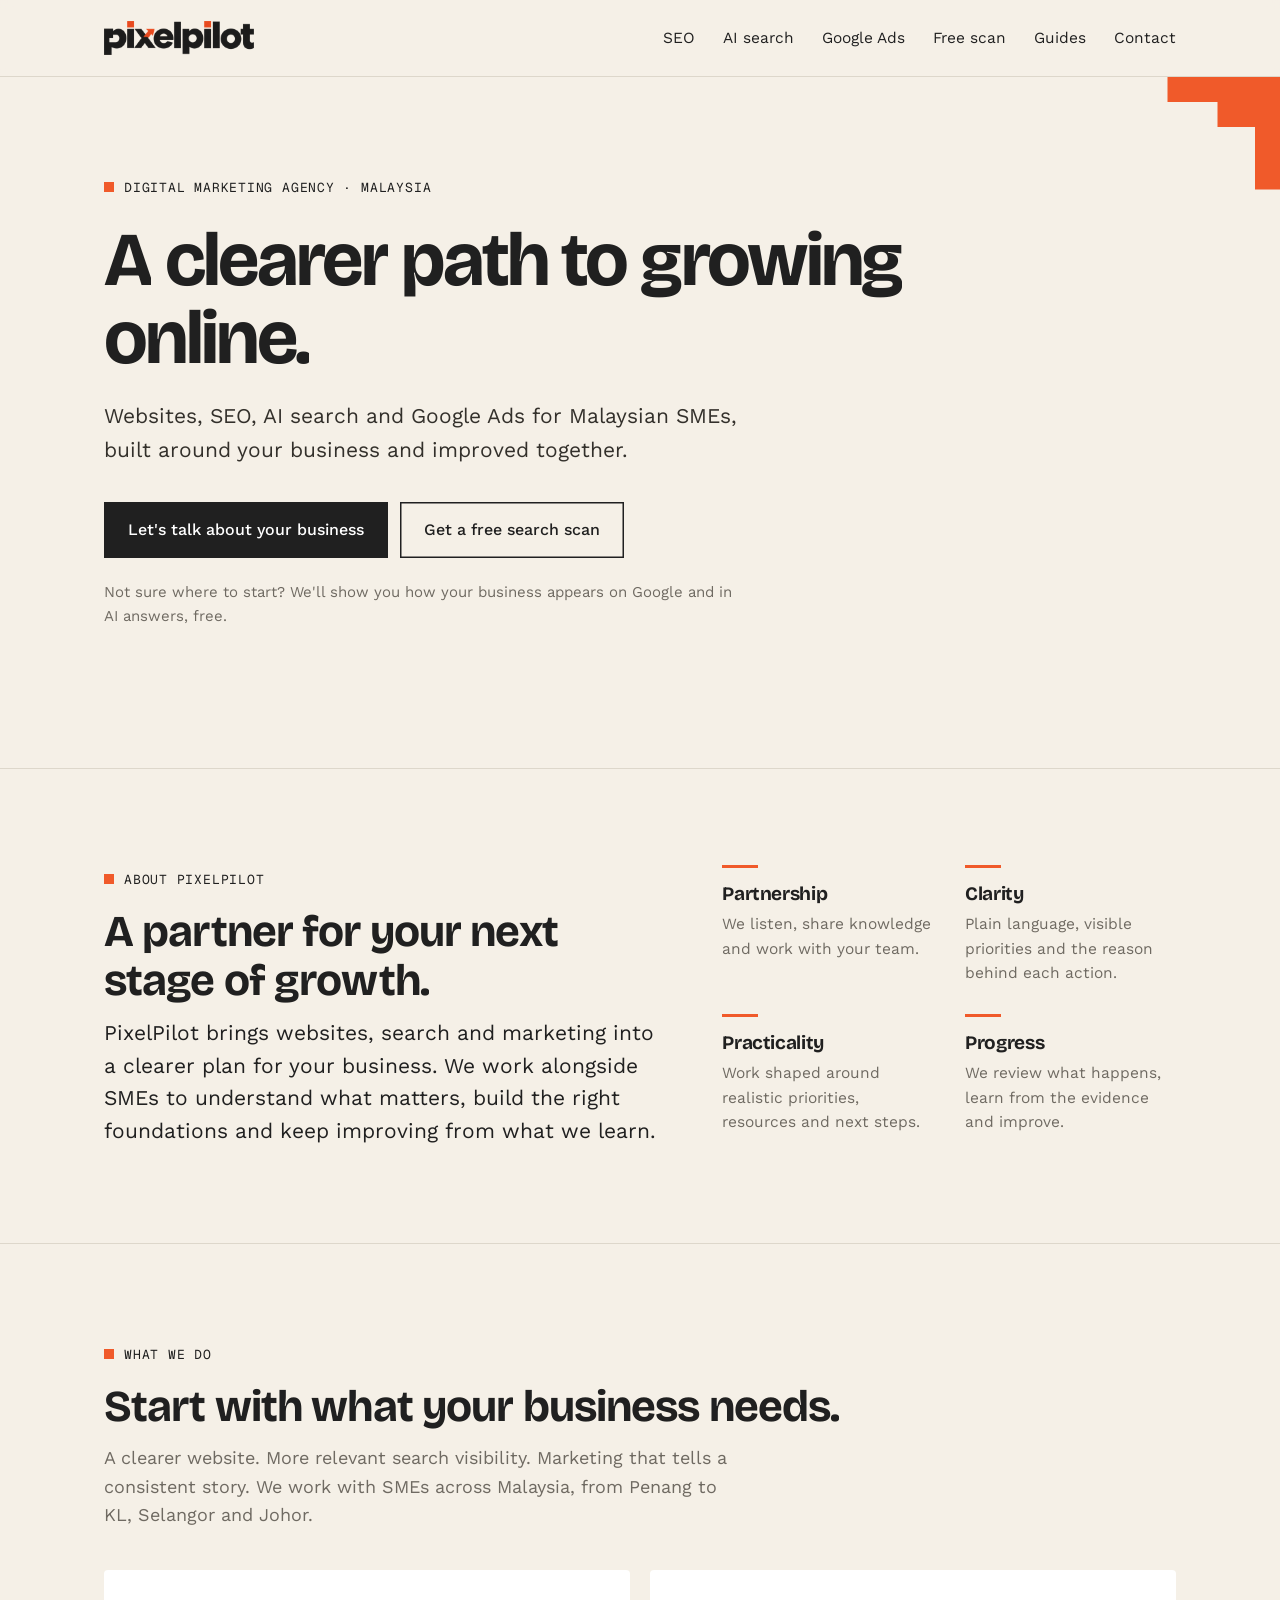
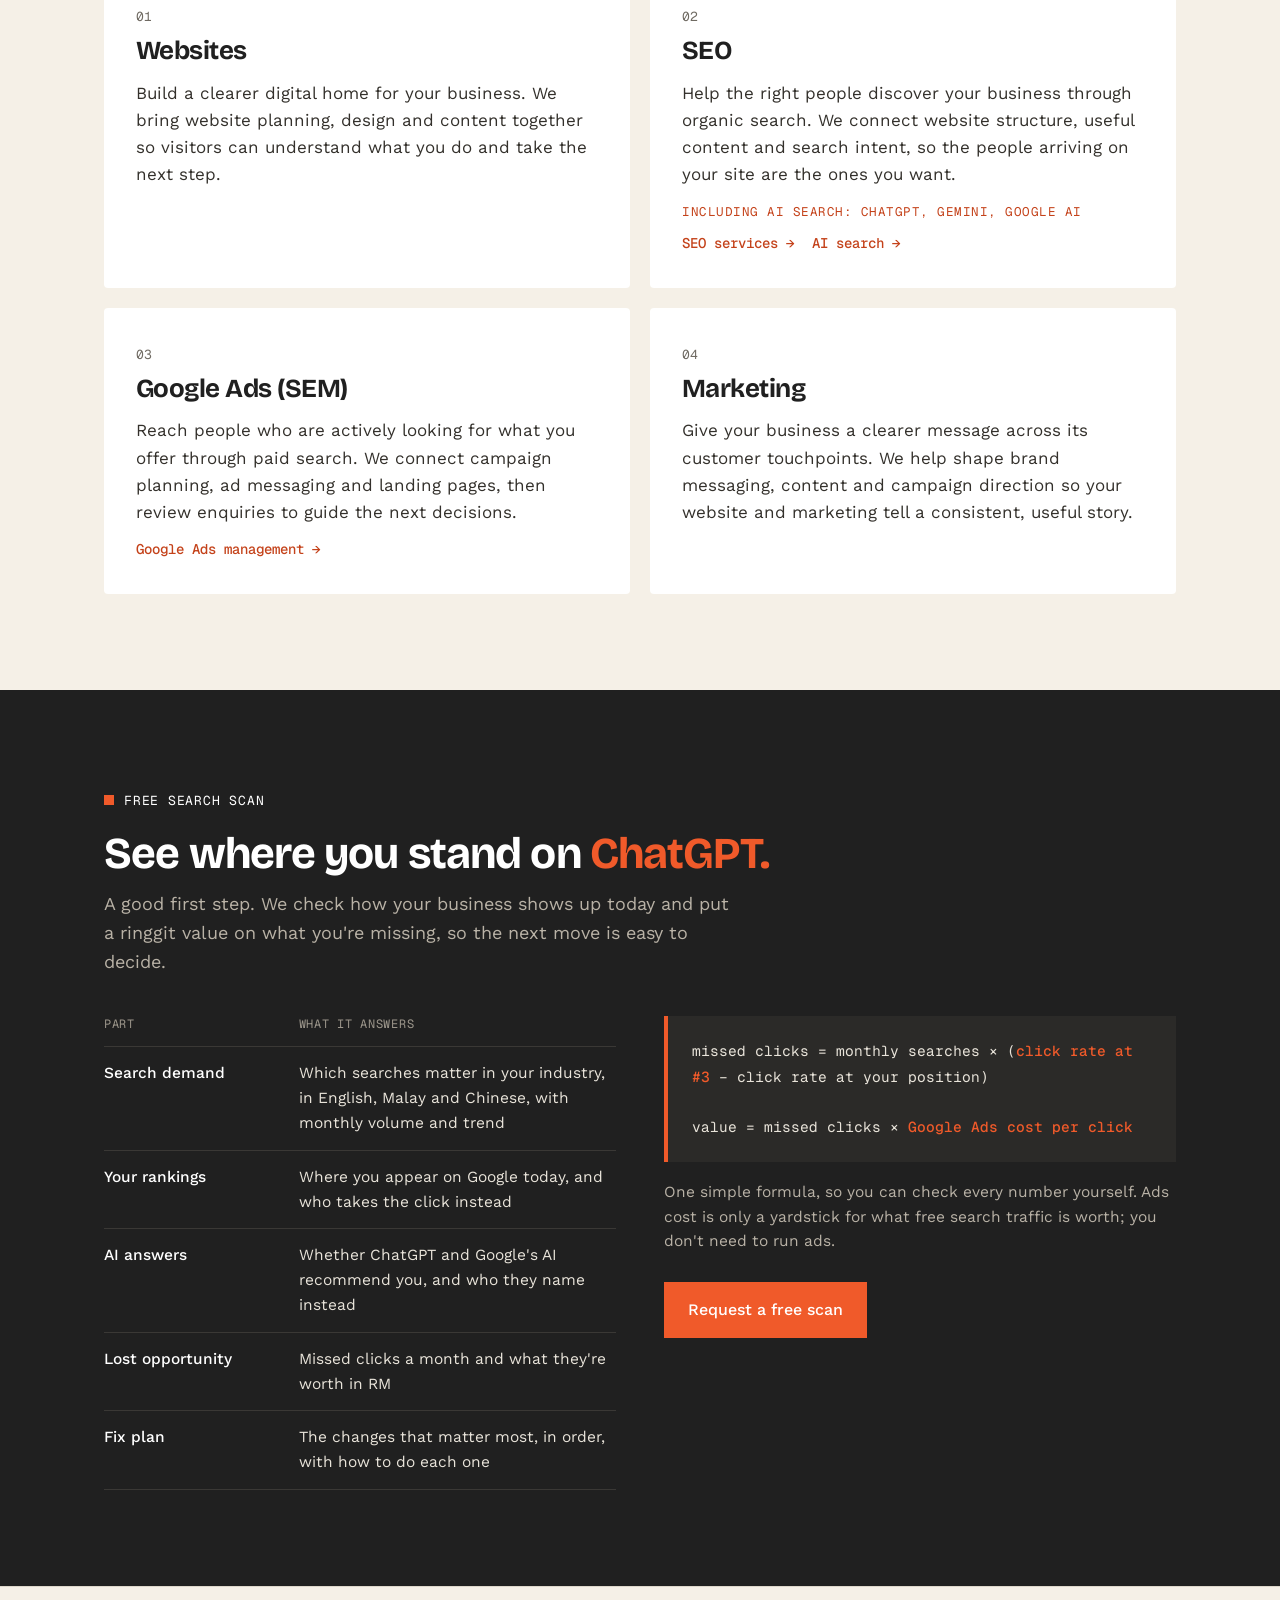
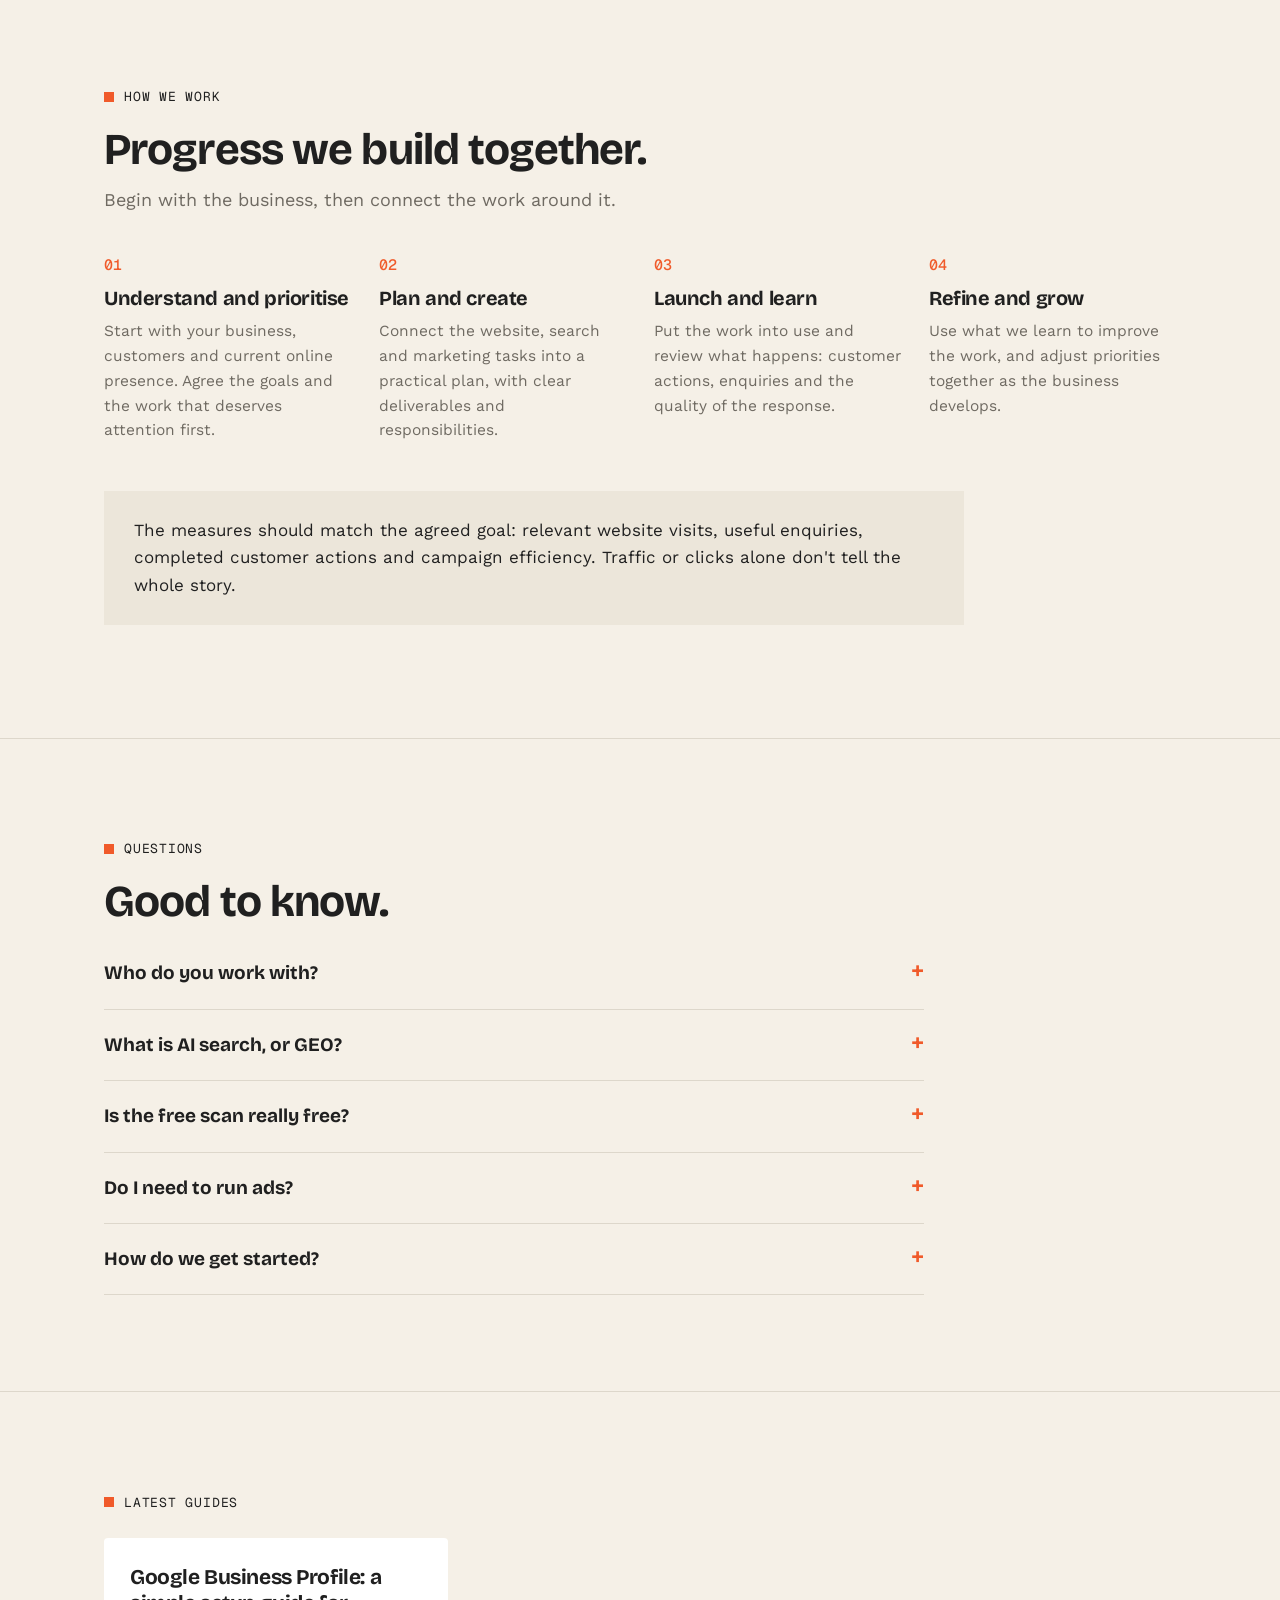
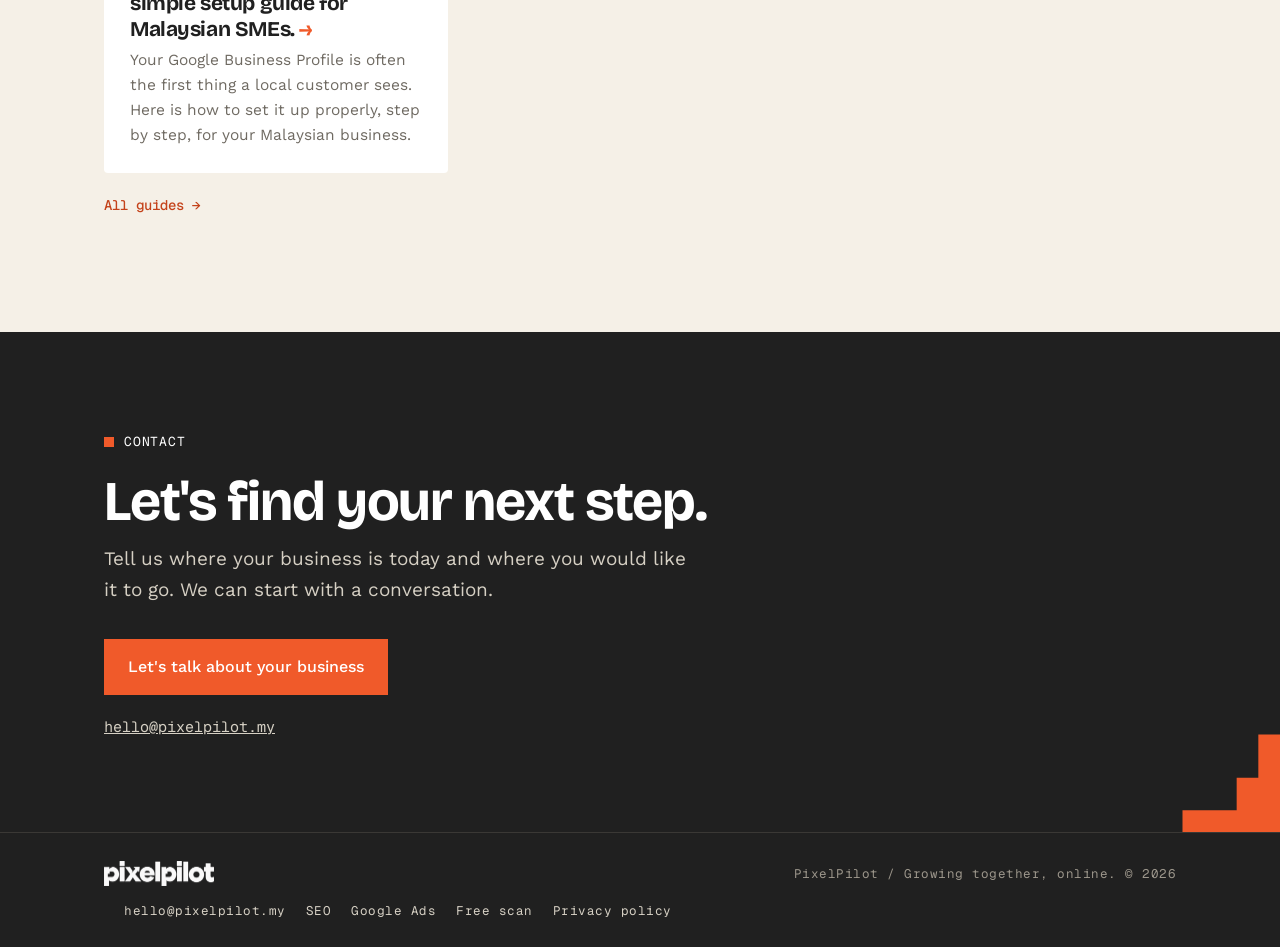
<file: index.html>
<!doctype html>
<html lang="en-MY">
<head>
<meta charset="utf-8">
<meta name="viewport" content="width=device-width,initial-scale=1">
<title>Digital Marketing Agency Malaysia | SEO &amp; Websites | PixelPilot</title>
<meta name="description" content="PixelPilot is a digital marketing agency for Malaysian SMEs: websites, SEO, AI search and Google Ads, with clear direction and progress we build together.">
<link rel="canonical" href="https://pixelpilot.my/">
<meta property="og:type" content="website">
<meta property="og:site_name" content="PixelPilot">
<meta property="og:url" content="https://pixelpilot.my/">
<meta property="og:title" content="Digital Marketing Agency Malaysia | SEO &amp; Websites | PixelPilot">
<meta property="og:description" content="Websites, SEO and marketing for SMEs. Clear direction, practical support and progress we build together.">
<meta property="og:image" content="https://pixelpilot.my/assets/img/social/og-pixelpilot.jpg">
<meta property="og:image:width" content="1200">
<meta property="og:image:height" content="630">
<meta property="og:image:alt" content="PixelPilot: Growing together, online.">
<meta property="og:locale" content="en_MY">
<meta name="twitter:card" content="summary_large_image">
<meta name="twitter:title" content="Digital Marketing Agency Malaysia | SEO &amp; Websites | PixelPilot">
<meta name="twitter:description" content="Websites, SEO and marketing for SMEs. Clear direction, practical support and progress we build together.">
<meta name="twitter:image" content="https://pixelpilot.my/assets/img/social/og-pixelpilot.jpg">
<meta name="robots" content="index, follow, max-image-preview:large">
<meta name="theme-color" content="#F5F0E7">
<link rel="icon" type="image/png" href="assets/icons/favicon-64.png">
<link rel="apple-touch-icon" href="assets/icons/apple-touch-icon.png">
<link rel="preload" as="image" href="assets/img/brand/wordmark-full-colour.png">
<link rel="preconnect" href="https://fonts.googleapis.com"><link rel="preconnect" href="https://fonts.gstatic.com" crossorigin>
<link href="https://fonts.googleapis.com/css2?family=Bricolage+Grotesque:opsz,wght@12..96,700&family=Geist+Mono:wght@400;500&family=Work+Sans:wght@400;500;600&display=swap" rel="stylesheet">
<script type="application/ld+json">
{
 "@context": "https://schema.org",
 "@graph": [
  {
   "@type": "ProfessionalService",
   "@id": "https://pixelpilot.my/#org",
   "name": "PixelPilot",
   "url": "https://pixelpilot.my/",
   "logo": {
    "@type": "ImageObject",
    "url": "https://pixelpilot.my/assets/img/brand/wordmark-full-colour.png"
   },
   "image": "https://pixelpilot.my/assets/img/social/og-pixelpilot.jpg",
   "email": "hello@pixelpilot.my",
   "slogan": "Growing together, online.",
   "description": "PixelPilot is a digital marketing agency for Malaysian SMEs. We bring websites, SEO, SEM and marketing into a clearer plan for growth.",
   "founder": {
    "@type": "Person",
    "name": "Ken Wong"
   },
   "areaServed": {
    "@type": "Country",
    "name": "Malaysia"
   },
   "knowsLanguage": [
    "en",
    "ms",
    "zh"
   ],
   "hasOfferCatalog": {
    "@type": "OfferCatalog",
    "name": "Services",
    "itemListElement": [
     {
      "@type": "Offer",
      "itemOffered": {
       "@type": "Service",
       "name": "Websites"
      }
     },
     {
      "@type": "Offer",
      "itemOffered": {
       "@type": "Service",
       "name": "SEO services",
       "url": "https://pixelpilot.my/seo/"
      }
     },
     {
      "@type": "Offer",
      "itemOffered": {
       "@type": "Service",
       "name": "AI search optimisation (GEO)",
       "url": "https://pixelpilot.my/ai-search/"
      }
     },
     {
      "@type": "Offer",
      "itemOffered": {
       "@type": "Service",
       "name": "Google Ads management (SEM)",
       "url": "https://pixelpilot.my/google-ads/"
      }
     },
     {
      "@type": "Offer",
      "itemOffered": {
       "@type": "Service",
       "name": "Marketing"
      }
     },
     {
      "@type": "Offer",
      "itemOffered": {
       "@type": "Service",
       "name": "Free Google and AI search scan",
       "url": "https://pixelpilot.my/free-scan/"
      }
     }
    ]
   }
  },
  {
   "@type": "WebSite",
   "@id": "https://pixelpilot.my/#website",
   "url": "https://pixelpilot.my/",
   "name": "PixelPilot",
   "inLanguage": "en-MY",
   "publisher": {
    "@id": "https://pixelpilot.my/#org"
   }
  },
  {
   "@type": "WebPage",
   "@id": "https://pixelpilot.my/#webpage",
   "url": "https://pixelpilot.my/",
   "name": "Digital Marketing Agency Malaysia | SEO & Websites | PixelPilot",
   "isPartOf": {
    "@id": "https://pixelpilot.my/#website"
   },
   "about": {
    "@id": "https://pixelpilot.my/#org"
   },
   "inLanguage": "en-MY"
  },
  {
   "@type": "FAQPage",
   "@id": "https://pixelpilot.my/#faq",
   "mainEntity": [
    {
     "@type": "Question",
     "name": "Who do you work with?",
     "acceptedAnswer": {
      "@type": "Answer",
      "text": "SMEs building their first digital foundation, businesses improving an existing website, and teams looking for clearer direction across search and marketing."
     }
    },
    {
     "@type": "Question",
     "name": "What is AI search, or GEO?",
     "acceptedAnswer": {
      "@type": "Answer",
      "text": "More buyers now ask ChatGPT or Google's AI “what's the best … in Malaysia?”. Generative engine optimisation (GEO) makes your business easy for those tools to find, trust and recommend."
     }
    },
    {
     "@type": "Question",
     "name": "Is the free scan really free?",
     "acceptedAnswer": {
      "@type": "Answer",
      "text": "Yes. It's done from the outside, the way a customer sees you, so we don't need access to your accounts. If you'd like help with the fixes afterwards, we can talk about that."
     }
    },
    {
     "@type": "Question",
     "name": "Do I need to run ads?",
     "acceptedAnswer": {
      "@type": "Answer",
      "text": "No. Google Ads are there if paid search suits your goals, but many businesses start with their website and SEO."
     }
    },
    {
     "@type": "Question",
     "name": "How do we get started?",
     "acceptedAnswer": {
      "@type": "Answer",
      "text": "With a conversation. Tell us where your business is today and where you'd like it to go, and we'll suggest a useful first step."
     }
    }
   ]
  }
 ]
}
</script>
<link rel="stylesheet" href="assets/css/style.css">
<script>document.documentElement.classList.add("js")</script>
<script src="assets/js/main.js" defer></script>
</head>
<body>
<a class="skip" href="#main">Skip to content</a>
<header><div class="wrap">
  <a href="/" aria-label="PixelPilot home"><img src="assets/img/brand/wordmark-full-colour.png" alt="PixelPilot" width="150" height="34"></a>
  <nav><a href="/seo/">SEO</a><a href="/ai-search/">AI search</a><a href="/google-ads/">Google Ads</a><a href="/free-scan/">Free scan</a><a href="/blog/">Guides</a><a class="cta" href="#contact">Contact</a></nav>
</div></header>

<main id="main">
<div class="hero">
  <svg class="step" style="top:0;right:0" width="150" height="150" viewBox="0 0 120 120" aria-hidden="true"><path d="M30 0H120V90H100V40H70V20H30Z" fill="#F05A2A"/></svg>
  <div class="wrap">
    <span class="label">Digital marketing agency · Malaysia</span>
    <h1 data-split>A clearer path to growing online.</h1>
    <p class="fade">Websites, SEO, AI search and Google Ads for Malaysian SMEs, built around your business and improved together.</p>
    <div class="btns fade"><a class="btn" href="#contact">Let's talk about your business</a><a class="btn line" href="/free-scan/">Get a free search scan</a></div>
    <p class="note">Not sure where to start? We'll show you how your business appears on Google and in AI answers, free.</p>
  </div>
</div>

<section id="about"><div class="wrap about">
  <div>
    <span class="label">About PixelPilot</span>
    <h2 data-split>A partner for your next stage of growth.</h2>
    <p class="big">PixelPilot brings websites, search and marketing into a clearer plan for your business. We work alongside SMEs to understand what matters, build the right foundations and keep improving from what we learn.</p>
  </div>
  <div class="values">
    <div><h3>Partnership</h3><p>We listen, share knowledge and work with your team.</p></div>
    <div><h3>Clarity</h3><p>Plain language, visible priorities and the reason behind each action.</p></div>
    <div><h3>Practicality</h3><p>Work shaped around realistic priorities, resources and next steps.</p></div>
    <div><h3>Progress</h3><p>We review what happens, learn from the evidence and improve.</p></div>
  </div>
</div></section>

<section id="services"><div class="wrap">
  <span class="label">What we do</span>
  <h2 data-split>Start with what your business needs.</h2>
  <p class="sub">A clearer website. More relevant search visibility. Marketing that tells a consistent story. We work with SMEs across Malaysia, from Penang to KL, Selangor and Johor.</p>
  <div class="services">
    <div class="svc"><span class="n">01</span><h3>Websites</h3><p>Build a clearer digital home for your business. We bring website planning, design and content together so visitors can understand what you do and take the next step.</p></div>
    <div class="svc"><span class="n">02</span><h3>SEO</h3><p>Help the right people discover your business through organic search. We connect website structure, useful content and search intent, so the people arriving on your site are the ones you want.</p><span class="tagline">Including AI search: ChatGPT, Gemini, Google AI</span><a class="more" href="/seo/">SEO services →</a> &nbsp; <a class="more" href="/ai-search/">AI search →</a></div>
    <div class="svc"><span class="n">03</span><h3>Google Ads (SEM)</h3><p>Reach people who are actively looking for what you offer through paid search. We connect campaign planning, ad messaging and landing pages, then review enquiries to guide the next decisions.</p><a class="more" href="/google-ads/">Google Ads management →</a></div>
    <div class="svc"><span class="n">04</span><h3>Marketing</h3><p>Give your business a clearer message across its customer touchpoints. We help shape brand messaging, content and campaign direction so your website and marketing tell a consistent, useful story.</p></div>
  </div>
</div></section>

<section id="scan" class="scan"><div class="wrap">
  <span class="label">Free search scan</span>
  <h2><span data-split>See where you stand on</span> <span class="rotator" data-rotate aria-hidden="true"><span class="on">Google.</span><span>ChatGPT.</span><span>Gemini.</span><span>Google AI.</span></span><span class="sr">Google and in AI answers.</span></h2>
  <p class="sub">A good first step. We check how your business shows up today and put a ringgit value on what you're missing, so the next move is easy to decide.</p>
  <div class="scan-grid">
    <table>
      <tr><th>Part</th><th>What it answers</th></tr>
      <tr><td>Search demand</td><td>Which searches matter in your industry, in English, Malay and Chinese, with monthly volume and trend</td></tr>
      <tr><td>Your rankings</td><td>Where you appear on Google today, and who takes the click instead</td></tr>
      <tr><td>AI answers</td><td>Whether ChatGPT and Google's AI recommend you, and who they name instead</td></tr>
      <tr><td>Lost opportunity</td><td>Missed clicks a month and what they're worth in RM</td></tr>
      <tr><td>Fix plan</td><td>The changes that matter most, in order, with how to do each one</td></tr>
    </table>
    <div>
      <div class="formula">missed clicks = monthly searches × (<b>click rate at #3</b> − click rate at your position)<br><br>value = missed clicks × <b>Google Ads cost per click</b></div>
      <p style="margin:18px 0 0;font-size:15.5px;color:#b9b2a6">One simple formula, so you can check every number yourself. Ads cost is only a yardstick for what free search traffic is worth; you don't need to run ads.</p>
      <a class="btn" href="/free-scan/">Request a free scan</a>
    </div>
  </div>
</div></section>

<section id="how"><div class="wrap">
  <span class="label">How we work</span>
  <h2 data-split>Progress we build together.</h2>
  <p class="sub">Begin with the business, then connect the work around it.</p>
  <div class="process">
    <div><span class="n">01</span><h3>Understand and prioritise</h3><p>Start with your business, customers and current online presence. Agree the goals and the work that deserves attention first.</p></div>
    <div><span class="n">02</span><h3>Plan and create</h3><p>Connect the website, search and marketing tasks into a practical plan, with clear deliverables and responsibilities.</p></div>
    <div><span class="n">03</span><h3>Launch and learn</h3><p>Put the work into use and review what happens: customer actions, enquiries and the quality of the response.</p></div>
    <div><span class="n">04</span><h3>Refine and grow</h3><p>Use what we learn to improve the work, and adjust priorities together as the business develops.</p></div>
  </div>
  <p class="measure">The measures should match the agreed goal: relevant website visits, useful enquiries, completed customer actions and campaign efficiency. Traffic or clicks alone don't tell the whole story.</p>
</div></section>

<section id="faq"><div class="wrap">
  <span class="label">Questions</span>
  <h2 data-split>Good to know.</h2>
  <div class="faq">
    <details><summary>Who do you work with?</summary><p>SMEs building their first digital foundation, businesses improving an existing website, and teams looking for clearer direction across search and marketing.</p></details>
    <details><summary>What is AI search, or GEO?</summary><p>More buyers now ask ChatGPT or Google's AI “what's the best … in Malaysia?”. Generative engine optimisation (GEO) makes your business easy for those tools to find, trust and recommend.</p></details>
    <details><summary>Is the free scan really free?</summary><p>Yes. It's done from the outside, the way a customer sees you, so we don't need access to your accounts. If you'd like help with the fixes afterwards, we can talk about that.</p></details>
    <details><summary>Do I need to run ads?</summary><p>No. <a href="/google-ads/">Google Ads</a> are there if paid search suits your goals, but many businesses start with their website and <a href="/seo/">SEO</a>.</p></details>
    <details><summary>How do we get started?</summary><p>With a conversation. Tell us where your business is today and where you'd like it to go, and we'll suggest a useful first step.</p></details>
  </div>
</div></section>

<!-- guides:start -->
<section class="related-wrap"><div class="wrap">
  <span class="label">Latest guides</span>
  <div class="related">
    <a class="rel" href="/blog/google-business-profile-guide-malaysian-sme/"><h3>Google Business Profile: a simple setup guide for Malaysian SMEs. <span aria-hidden="true">→</span></h3><p>Your Google Business Profile is often the first thing a local customer sees. Here is how to set it up properly, step by step, for your Malaysian business.</p></a>
  </div>
  <p style="margin-top:18px"><a class="more" href="/blog/">All guides →</a></p>
</div></section>
<!-- guides:end -->

<section id="contact" class="contact">
  <svg class="step" style="bottom:0;right:0;transform:rotate(90deg)" width="130" height="130" viewBox="0 0 120 120" aria-hidden="true"><path d="M30 0H120V90H100V40H70V20H30Z" fill="#F05A2A"/></svg>
  <div class="wrap">
    <span class="label" style="color:#fff">Contact</span>
    <h2 data-split>Let's find your next step.</h2>
    <p>Tell us where your business is today and where you would like it to go. We can start with a conversation.</p>
    <a class="btn" href="mailto:hello@pixelpilot.my?subject=Let%27s%20talk%20about%20my%20business">Let's talk about your business</a>
    <a class="mail" href="mailto:hello@pixelpilot.my">hello@pixelpilot.my</a>
  </div>
</section>
</main>

<footer><div class="wrap">
  <img src="assets/img/brand/wordmark-white.png" alt="PixelPilot" width="110" height="25">
  <span>PixelPilot / Growing together, online. © 2026</span>
  <span><a href="mailto:hello@pixelpilot.my">hello@pixelpilot.my</a><a href="/seo/">SEO</a><a href="/google-ads/">Google Ads</a><a href="/free-scan/">Free scan</a><a href="privacy.html">Privacy policy</a></span>
</div></footer>
</body>
</html>
</file>
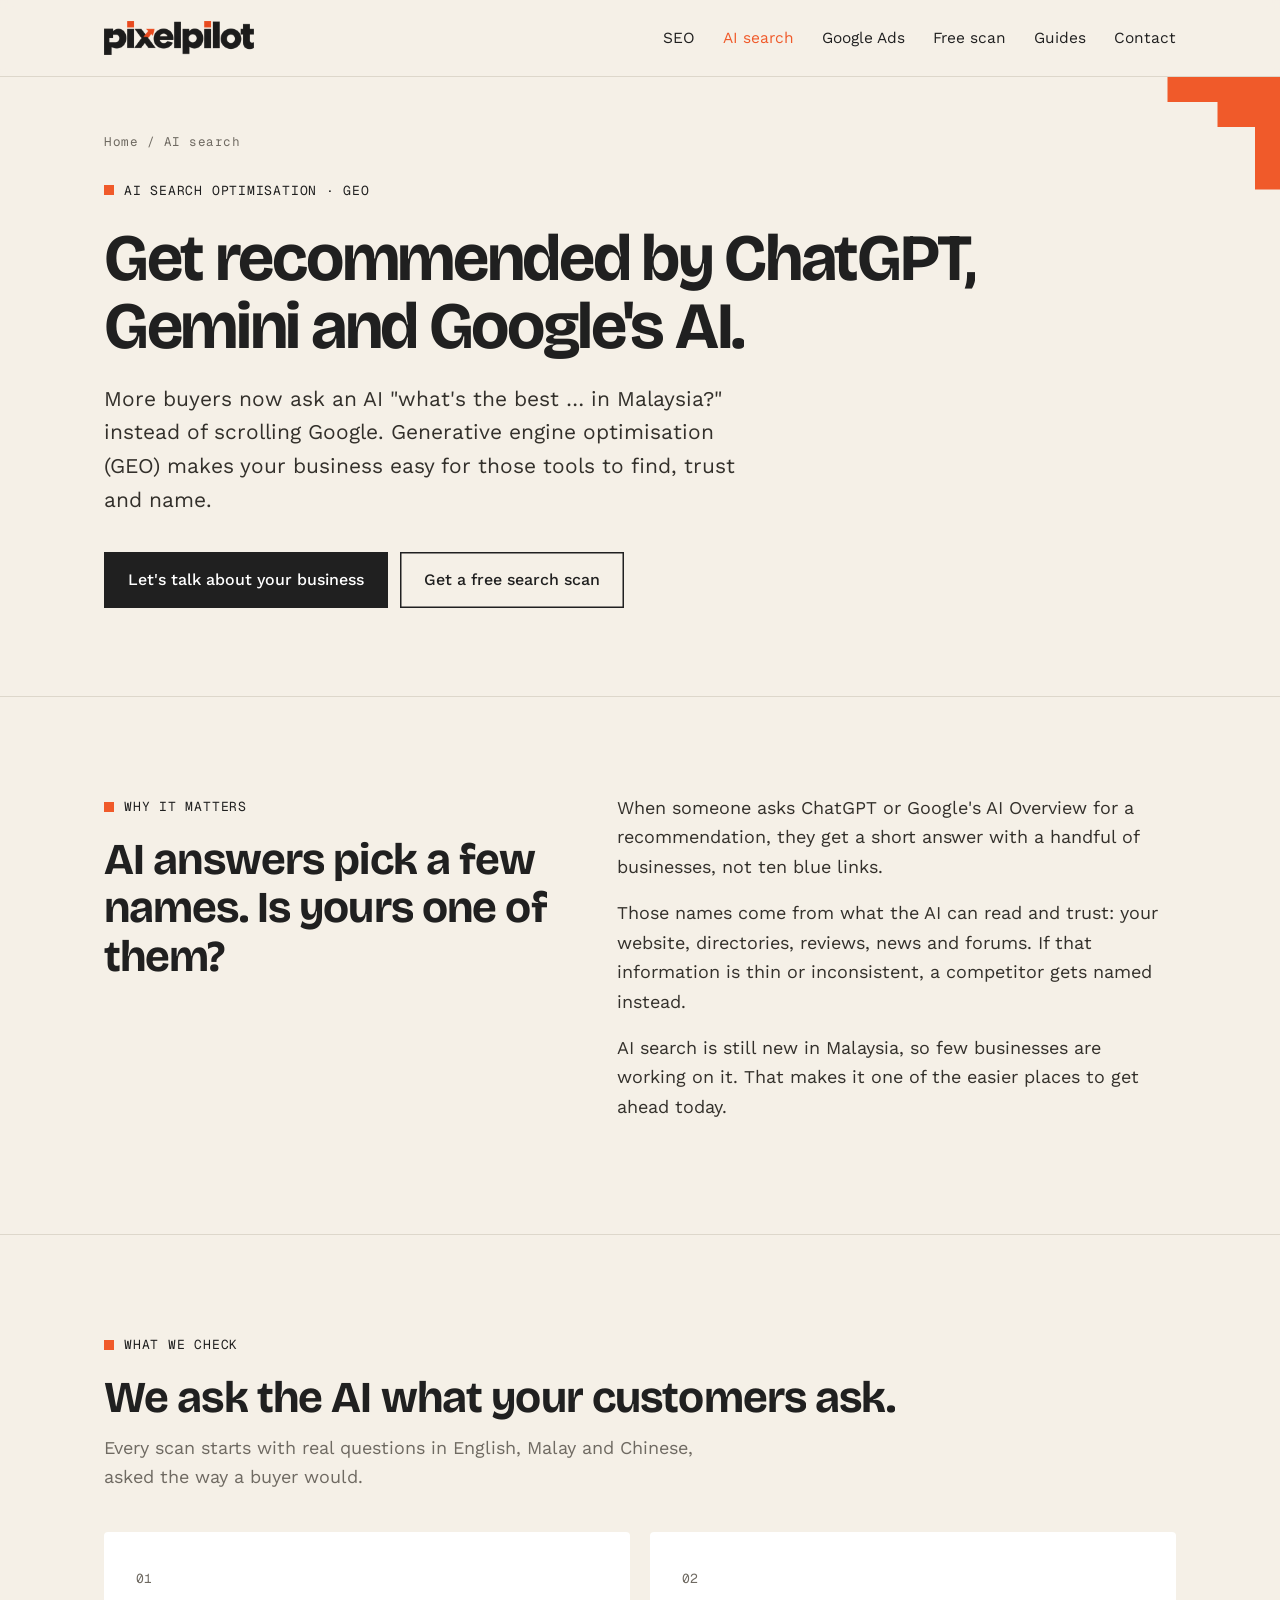
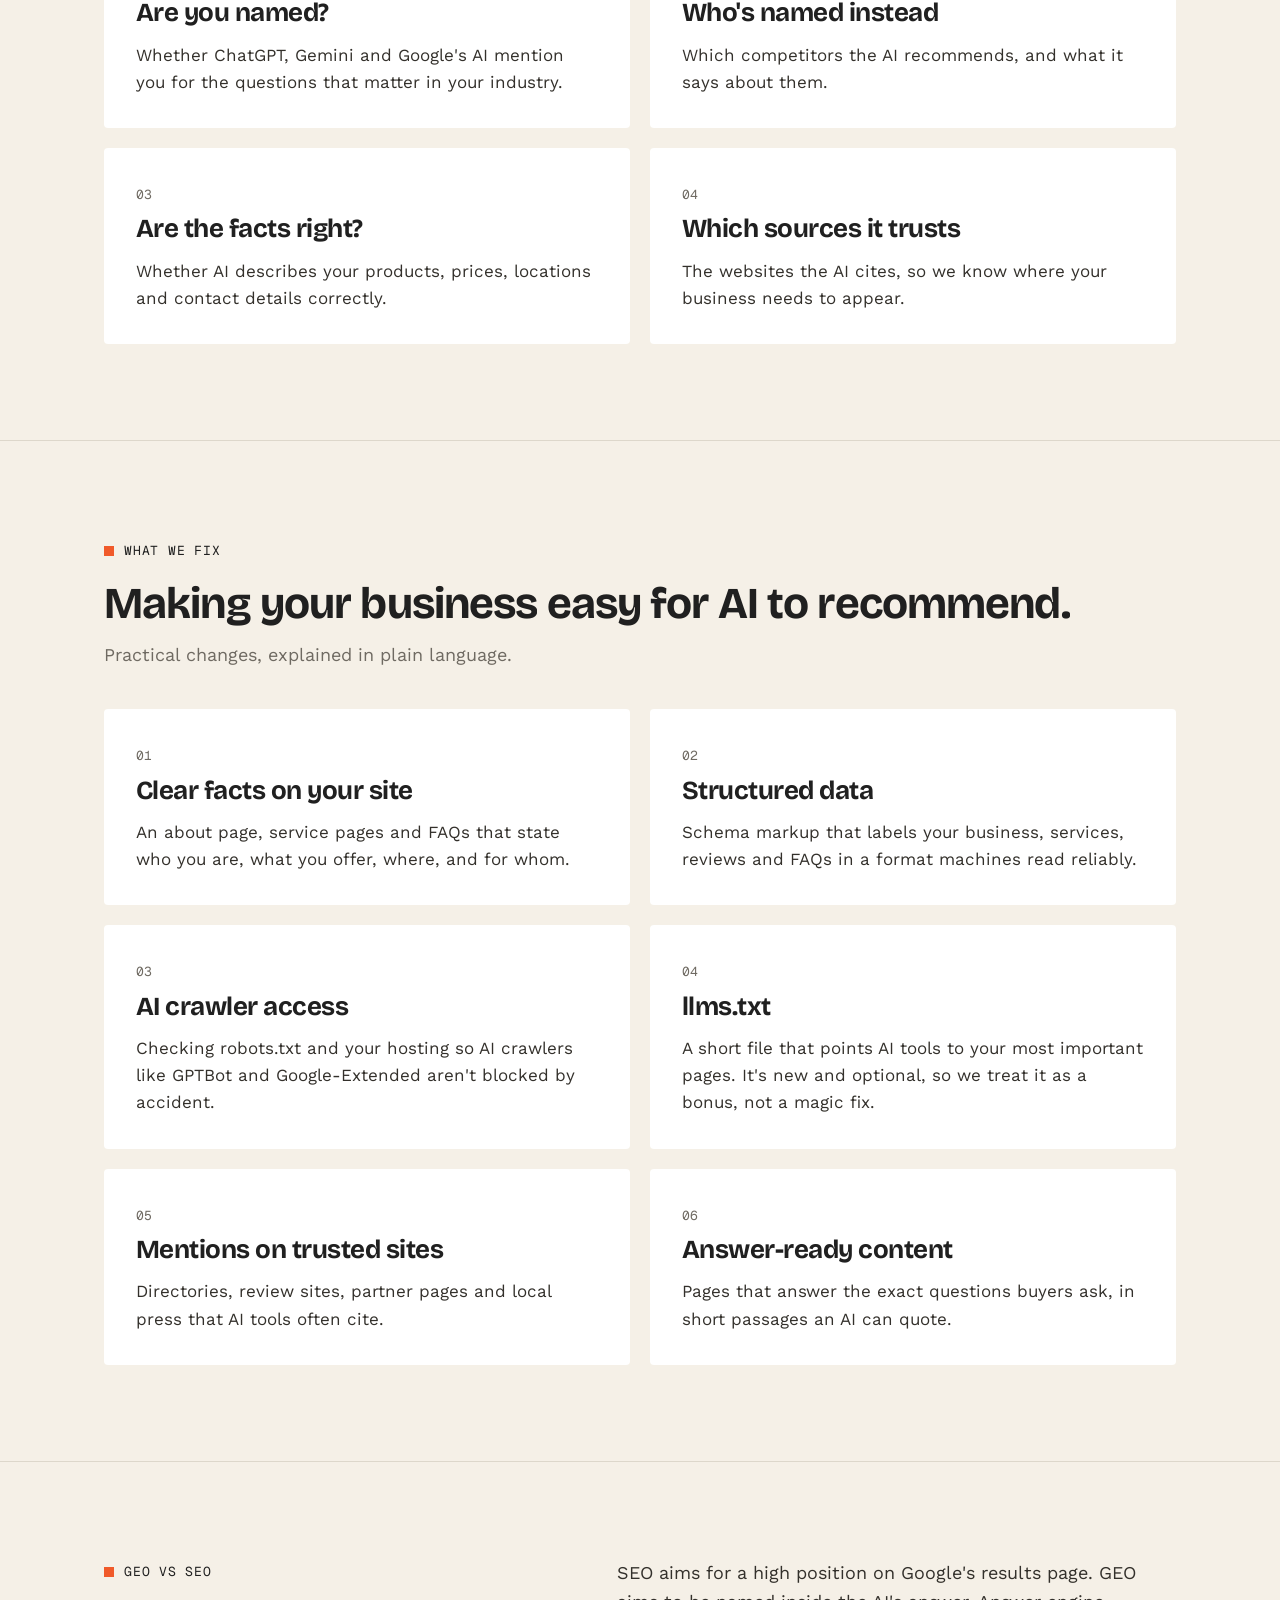
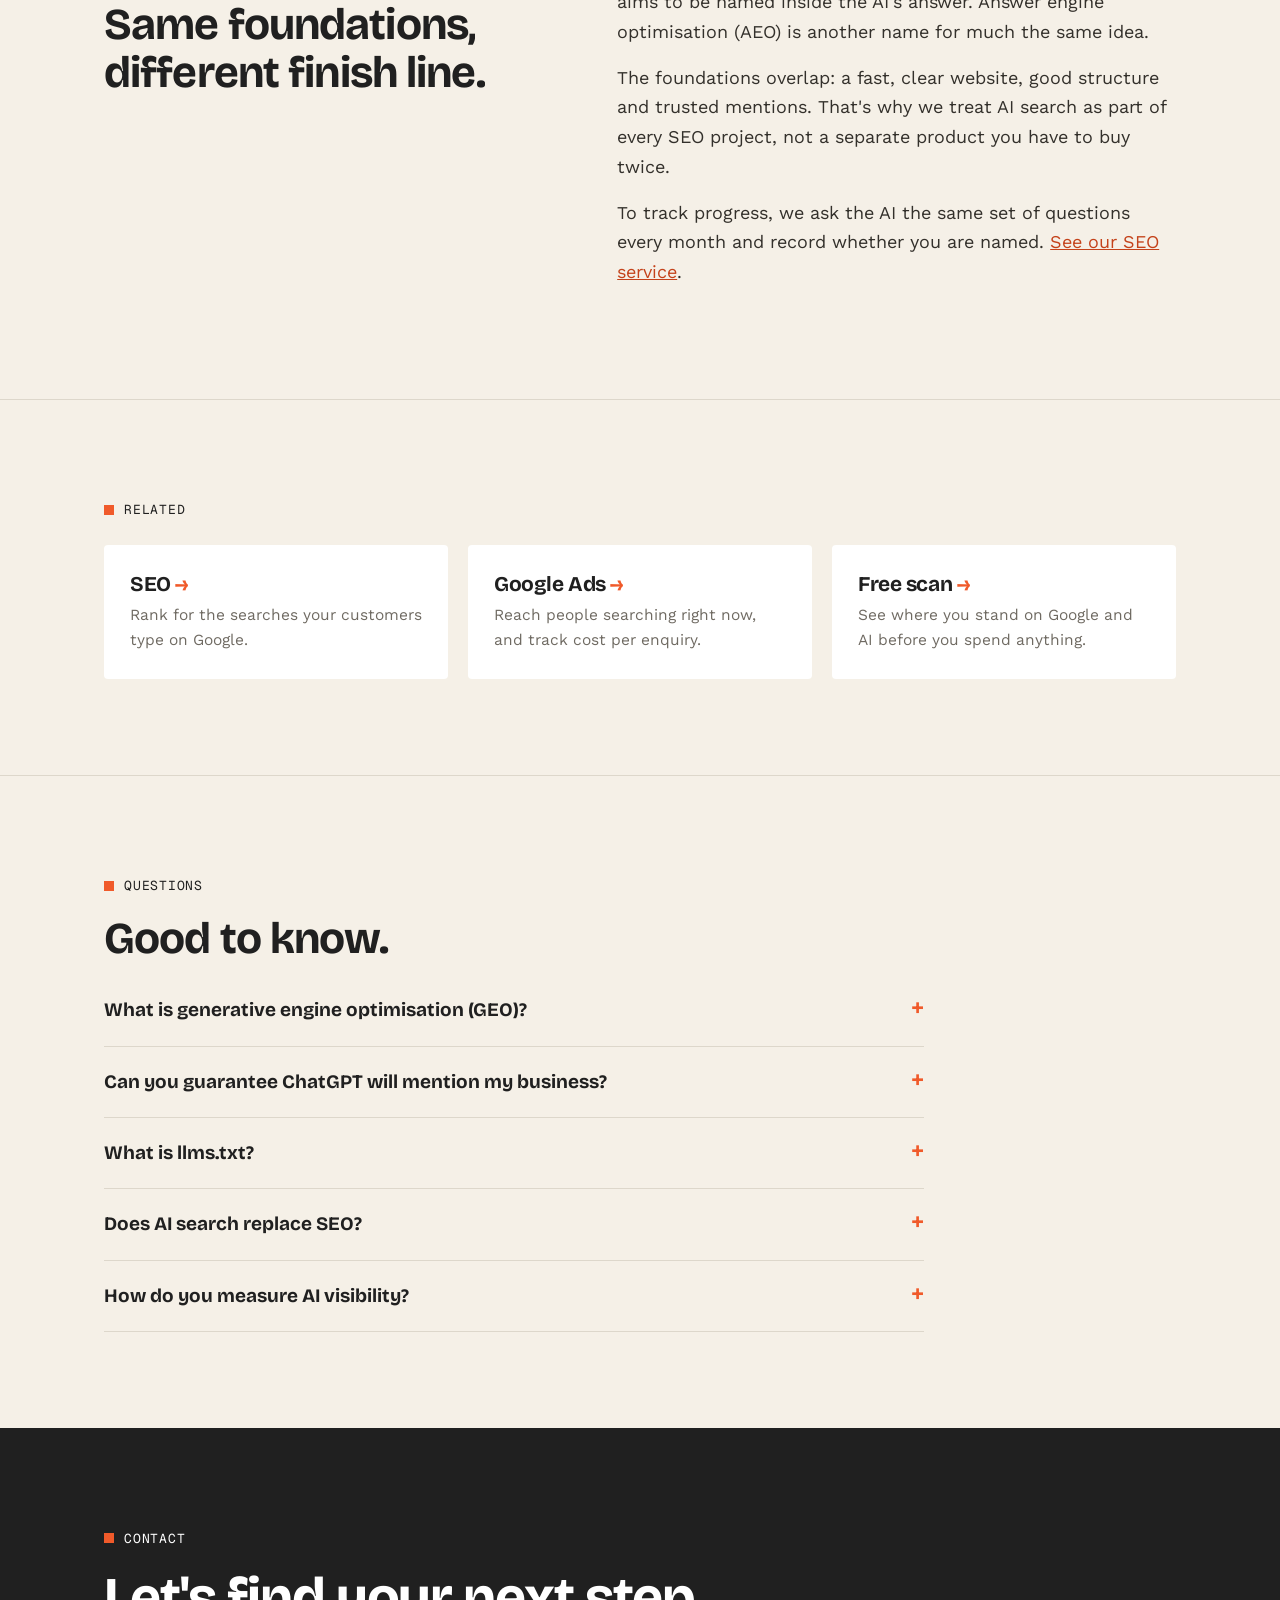
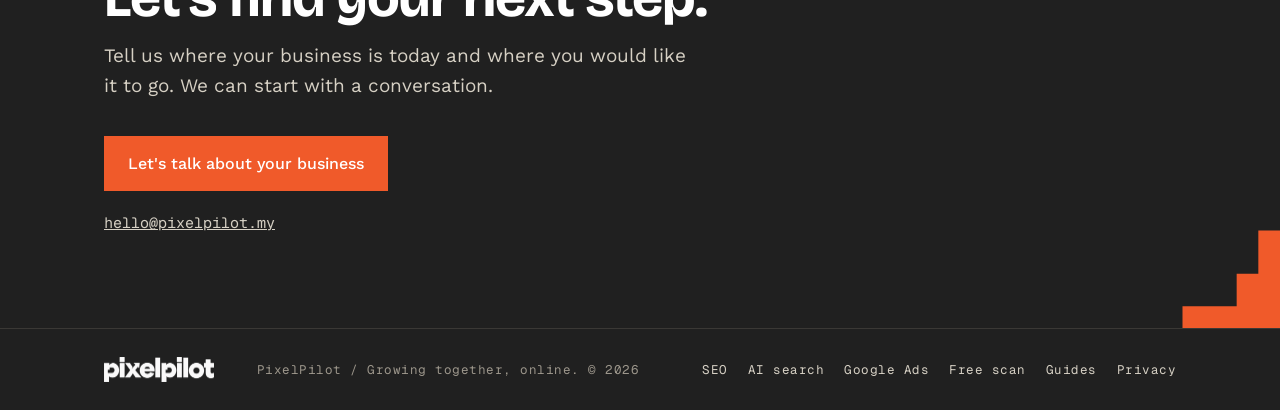
<file: ai-search/index.html>
<!doctype html>
<html lang="en-MY">
<head>
<meta charset="utf-8">
<meta name="viewport" content="width=device-width,initial-scale=1">
<title>AI SEO Malaysia | Get Found on ChatGPT &amp; Gemini | PixelPilot</title>
<meta name="description" content="AI search optimisation (GEO) for Malaysian businesses. We check whether ChatGPT, Gemini and Google AI Overviews recommend you, then fix what&#x27;s missing.">
<link rel="canonical" href="https://pixelpilot.my/ai-search/">
<meta property="og:type" content="website">
<meta property="og:site_name" content="PixelPilot">
<meta property="og:url" content="https://pixelpilot.my/ai-search/">
<meta property="og:title" content="AI SEO Malaysia | Get Found on ChatGPT &amp; Gemini | PixelPilot">
<meta property="og:description" content="AI search optimisation (GEO) for Malaysian businesses. We check whether ChatGPT, Gemini and Google AI Overviews recommend you, then fix what&#x27;s missing.">
<meta property="og:image" content="https://pixelpilot.my/assets/img/social/og-pixelpilot.jpg">
<meta property="og:image:width" content="1200">
<meta property="og:image:height" content="630">
<meta property="og:image:alt" content="PixelPilot: Growing together, online.">
<meta property="og:locale" content="en_MY">
<meta name="twitter:card" content="summary_large_image">
<meta name="twitter:title" content="AI SEO Malaysia | Get Found on ChatGPT &amp; Gemini | PixelPilot">
<meta name="twitter:description" content="AI search optimisation (GEO) for Malaysian businesses. We check whether ChatGPT, Gemini and Google AI Overviews recommend you, then fix what&#x27;s missing.">
<meta name="twitter:image" content="https://pixelpilot.my/assets/img/social/og-pixelpilot.jpg">
<meta name="robots" content="index, follow, max-image-preview:large">
<meta name="theme-color" content="#F5F0E7">
<link rel="icon" type="image/png" href="/assets/icons/favicon-64.png">
<link rel="apple-touch-icon" href="/assets/icons/apple-touch-icon.png">
<link rel="preload" as="image" href="/assets/img/brand/wordmark-full-colour.png">
<link rel="preconnect" href="https://fonts.googleapis.com"><link rel="preconnect" href="https://fonts.gstatic.com" crossorigin>
<link href="https://fonts.googleapis.com/css2?family=Bricolage+Grotesque:opsz,wght@12..96,700&family=Geist+Mono:wght@400;500&family=Work+Sans:wght@400;500;600&display=swap" rel="stylesheet">
<script type="application/ld+json">
{
 "@context": "https://schema.org",
 "@graph": [
  {
   "@type": "Service",
   "@id": "https://pixelpilot.my/ai-search/#service",
   "name": "AI search optimisation (GEO)",
   "serviceType": "Generative engine optimisation",
   "description": "AI search optimisation (GEO) for Malaysian businesses. We check whether ChatGPT, Gemini and Google AI Overviews recommend you, then fix what's missing.",
   "url": "https://pixelpilot.my/ai-search/",
   "areaServed": {
    "@type": "Country",
    "name": "Malaysia"
   },
   "provider": {
    "@id": "https://pixelpilot.my/#org"
   }
  },
  {
   "@type": "WebPage",
   "@id": "https://pixelpilot.my/ai-search/#webpage",
   "url": "https://pixelpilot.my/ai-search/",
   "name": "AI SEO Malaysia | Get Found on ChatGPT & Gemini | PixelPilot",
   "description": "AI search optimisation (GEO) for Malaysian businesses. We check whether ChatGPT, Gemini and Google AI Overviews recommend you, then fix what's missing.",
   "isPartOf": {
    "@id": "https://pixelpilot.my/#website"
   },
   "inLanguage": "en-MY",
   "about": {
    "@id": "https://pixelpilot.my/ai-search/#service"
   },
   "breadcrumb": {
    "@id": "https://pixelpilot.my/ai-search/#breadcrumb"
   }
  },
  {
   "@type": "BreadcrumbList",
   "@id": "https://pixelpilot.my/ai-search/#breadcrumb",
   "itemListElement": [
    {
     "@type": "ListItem",
     "position": 1,
     "name": "Home",
     "item": "https://pixelpilot.my/"
    },
    {
     "@type": "ListItem",
     "position": 2,
     "name": "AI search",
     "item": "https://pixelpilot.my/ai-search/"
    }
   ]
  },
  {
   "@type": "FAQPage",
   "@id": "https://pixelpilot.my/ai-search/#faq",
   "mainEntity": [
    {
     "@type": "Question",
     "name": "What is generative engine optimisation (GEO)?",
     "acceptedAnswer": {
      "@type": "Answer",
      "text": "GEO is the work of making your business easy for AI tools like ChatGPT, Gemini and Google's AI Overviews to find, understand and recommend in their answers."
     }
    },
    {
     "@type": "Question",
     "name": "Can you guarantee ChatGPT will mention my business?",
     "acceptedAnswer": {
      "@type": "Answer",
      "text": "No one can. AI answers change from one question to the next. We improve the signals AI tools rely on and track how often you are named, month by month."
     }
    },
    {
     "@type": "Question",
     "name": "What is llms.txt?",
     "acceptedAnswer": {
      "@type": "Answer",
      "text": "A simple text file at the root of your website that lists your key pages for AI tools. Support is still limited, so it helps a little; clear pages and trusted mentions matter more."
     }
    },
    {
     "@type": "Question",
     "name": "Does AI search replace SEO?",
     "acceptedAnswer": {
      "@type": "Answer",
      "text": "No. Google search is still the biggest source of visitors for most businesses, and AI tools draw on the same web pages. Good SEO is the base for good AI visibility."
     }
    },
    {
     "@type": "Question",
     "name": "How do you measure AI visibility?",
     "acceptedAnswer": {
      "@type": "Answer",
      "text": "We keep a fixed list of buyer questions and ask ChatGPT, Gemini and Google's AI each month, recording whether you're named, how you're described and who else appears."
     }
    }
   ]
  }
 ]
}
</script>
<link rel="stylesheet" href="/assets/css/style.css">
<script>document.documentElement.classList.add("js")</script>
<script src="/assets/js/main.js" defer></script>
</head>
<body>
<a class="skip" href="#main">Skip to content</a>
<header><div class="wrap">
  <a href="/" aria-label="PixelPilot home"><img src="/assets/img/brand/wordmark-full-colour.png" alt="PixelPilot" width="150" height="34"></a>
  <nav><a href="/seo/">SEO</a><a href="/ai-search/" aria-current="page">AI search</a><a href="/google-ads/">Google Ads</a><a href="/free-scan/">Free scan</a><a href="/blog/">Guides</a><a class="cta" href="/#contact">Contact</a></nav>
</div></header>

<main id="main">
<div class="hero sub-hero">
  <svg class="step" style="top:0;right:0" width="150" height="150" viewBox="0 0 120 120" aria-hidden="true"><path d="M30 0H120V90H100V40H70V20H30Z" fill="#F05A2A"/></svg>
  <div class="wrap">
    <div class="crumbs" role="navigation" aria-label="Breadcrumb"><a href="/">Home</a> / <span>AI search</span></div>
    <span class="label">AI search optimisation · GEO</span>
    <h1 data-split>Get recommended by ChatGPT, Gemini and Google's AI.</h1>
    <p class="fade">More buyers now ask an AI "what's the best … in Malaysia?" instead of scrolling Google. Generative engine optimisation (GEO) makes your business easy for those tools to find, trust and name.</p>
    <div class="btns fade"><a class="btn" href="#contact">Let's talk about your business</a><a class="btn line" href="/free-scan/">Get a free search scan</a></div>
  </div>
</div>

<section><div class="wrap split">
  <div>
    <span class="label">Why it matters</span>
    <h2 data-split>AI answers pick a few names. Is yours one of them?</h2>
  </div>
  <div class="prose">
    <p>When someone asks ChatGPT or Google's AI Overview for a recommendation, they get a short answer with a handful of businesses, not ten blue links.</p>
    <p>Those names come from what the AI can read and trust: your website, directories, reviews, news and forums. If that information is thin or inconsistent, a competitor gets named instead.</p>
    <p>AI search is still new in Malaysia, so few businesses are working on it. That makes it one of the easier places to get ahead today.</p>
  </div>
</div></section>

<section><div class="wrap">
  <span class="label">What we check</span>
  <h2 data-split>We ask the AI what your customers ask.</h2>
  <p class="sub">Every scan starts with real questions in English, Malay and Chinese, asked the way a buyer would.</p>
  <div class="services">
    <div class="svc"><span class="n">01</span><h3>Are you named?</h3><p>Whether ChatGPT, Gemini and Google's AI mention you for the questions that matter in your industry.</p></div>
    <div class="svc"><span class="n">02</span><h3>Who's named instead</h3><p>Which competitors the AI recommends, and what it says about them.</p></div>
    <div class="svc"><span class="n">03</span><h3>Are the facts right?</h3><p>Whether AI describes your products, prices, locations and contact details correctly.</p></div>
    <div class="svc"><span class="n">04</span><h3>Which sources it trusts</h3><p>The websites the AI cites, so we know where your business needs to appear.</p></div>
  </div>
</div></section>

<section><div class="wrap">
  <span class="label">What we fix</span>
  <h2 data-split>Making your business easy for AI to recommend.</h2>
  <p class="sub">Practical changes, explained in plain language.</p>
  <div class="services">
    <div class="svc"><span class="n">01</span><h3>Clear facts on your site</h3><p>An about page, service pages and FAQs that state who you are, what you offer, where, and for whom.</p></div>
    <div class="svc"><span class="n">02</span><h3>Structured data</h3><p>Schema markup that labels your business, services, reviews and FAQs in a format machines read reliably.</p></div>
    <div class="svc"><span class="n">03</span><h3>AI crawler access</h3><p>Checking robots.txt and your hosting so AI crawlers like GPTBot and Google-Extended aren't blocked by accident.</p></div>
    <div class="svc"><span class="n">04</span><h3>llms.txt</h3><p>A short file that points AI tools to your most important pages. It's new and optional, so we treat it as a bonus, not a magic fix.</p></div>
    <div class="svc"><span class="n">05</span><h3>Mentions on trusted sites</h3><p>Directories, review sites, partner pages and local press that AI tools often cite.</p></div>
    <div class="svc"><span class="n">06</span><h3>Answer-ready content</h3><p>Pages that answer the exact questions buyers ask, in short passages an AI can quote.</p></div>
  </div>
</div></section>

<section><div class="wrap split">
  <div>
    <span class="label">GEO vs SEO</span>
    <h2 data-split>Same foundations, different finish line.</h2>
  </div>
  <div class="prose">
    <p>SEO aims for a high position on Google's results page. GEO aims to be named inside the AI's answer. Answer engine optimisation (AEO) is another name for much the same idea.</p>
    <p>The foundations overlap: a fast, clear website, good structure and trusted mentions. That's why we treat AI search as part of every SEO project, not a separate product you have to buy twice.</p>
    <p>To track progress, we ask the AI the same set of questions every month and record whether you are named. <a href="/seo/">See our SEO service</a>.</p>
  </div>
</div></section>

<section class="related-wrap"><div class="wrap">
  <span class="label">Related</span>
  <div class="related">
    <a class="rel" href="/seo/"><h3>SEO <span aria-hidden="true">→</span></h3><p>Rank for the searches your customers type on Google.</p></a>
    <a class="rel" href="/google-ads/"><h3>Google Ads <span aria-hidden="true">→</span></h3><p>Reach people searching right now, and track cost per enquiry.</p></a>
    <a class="rel" href="/free-scan/"><h3>Free scan <span aria-hidden="true">→</span></h3><p>See where you stand on Google and AI before you spend anything.</p></a>
  </div>
</div></section>

<section id="faq"><div class="wrap">
  <span class="label">Questions</span>
  <h2 data-split>Good to know.</h2>
  <div class="faq">
    <details><summary>What is generative engine optimisation (GEO)?</summary><p>GEO is the work of making your business easy for AI tools like ChatGPT, Gemini and Google's AI Overviews to find, understand and recommend in their answers.</p></details>
    <details><summary>Can you guarantee ChatGPT will mention my business?</summary><p>No one can. AI answers change from one question to the next. We improve the signals AI tools rely on and track how often you are named, month by month.</p></details>
    <details><summary>What is llms.txt?</summary><p>A simple text file at the root of your website that lists your key pages for AI tools. Support is still limited, so it helps a little; clear pages and trusted mentions matter more.</p></details>
    <details><summary>Does AI search replace SEO?</summary><p>No. Google search is still the biggest source of visitors for most businesses, and AI tools draw on the same web pages. Good SEO is the base for good AI visibility.</p></details>
    <details><summary>How do you measure AI visibility?</summary><p>We keep a fixed list of buyer questions and ask ChatGPT, Gemini and Google's AI each month, recording whether you're named, how you're described and who else appears.</p></details>
  </div>
</div></section>

<section id="contact" class="contact">
  <svg class="step" style="bottom:0;right:0;transform:rotate(90deg)" width="130" height="130" viewBox="0 0 120 120" aria-hidden="true"><path d="M30 0H120V90H100V40H70V20H30Z" fill="#F05A2A"/></svg>
  <div class="wrap">
    <span class="label" style="color:#fff">Contact</span>
    <h2 data-split>Let's find your next step.</h2>
    <p>Tell us where your business is today and where you would like it to go. We can start with a conversation.</p>
    <a class="btn" href="mailto:hello@pixelpilot.my?subject=AI%20search%20for%20my%20business">Let's talk about your business</a>
    <a class="mail" href="mailto:hello@pixelpilot.my">hello@pixelpilot.my</a>
  </div>
</section>
</main>

<footer><div class="wrap">
  <img src="/assets/img/brand/wordmark-white.png" alt="PixelPilot" width="110" height="25">
  <span>PixelPilot / Growing together, online. © 2026</span>
  <span><a href="/seo/">SEO</a><a href="/ai-search/">AI search</a><a href="/google-ads/">Google Ads</a><a href="/free-scan/">Free scan</a><a href="/blog/">Guides</a><a href="/privacy.html">Privacy</a></span>
</div></footer>
</body>
</html>
</file>
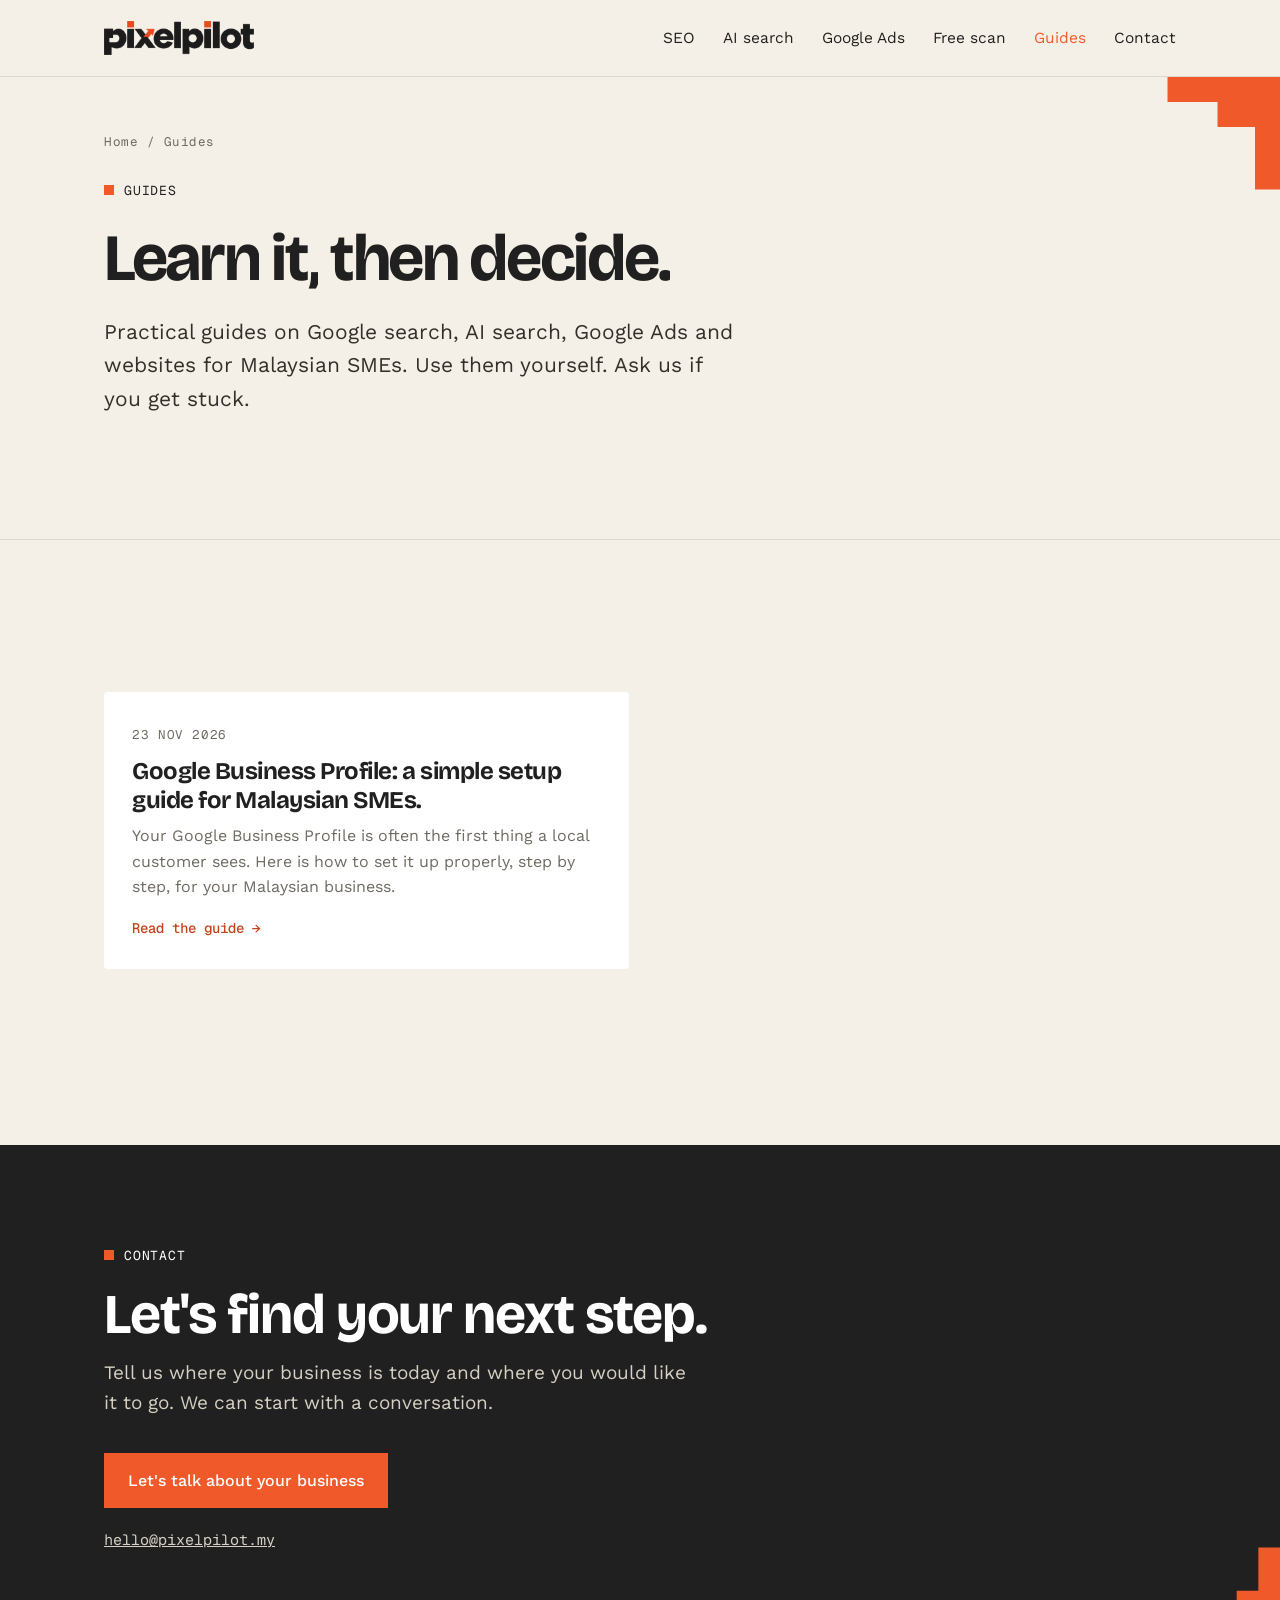
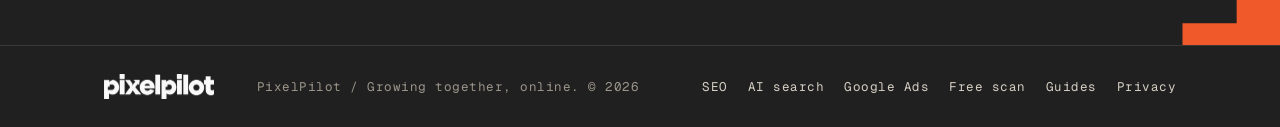
<file: blog/index.html>
<!doctype html>
<html lang="en-MY">
<head>
<meta charset="utf-8">
<meta name="viewport" content="width=device-width,initial-scale=1">
<title>Guides: Google, AI search and ads for Malaysian SMEs | PixelPilot</title>
<meta name="description" content="Practical guides for Malaysian SME owners on Google search, AI search, Google Ads and websites. What we tried, what worked, in plain English.">
<link rel="canonical" href="https://pixelpilot.my/blog/">
<meta property="og:type" content="website">
<meta property="og:site_name" content="PixelPilot">
<meta property="og:url" content="https://pixelpilot.my/blog/">
<meta property="og:title" content="Guides: Google, AI search and ads for Malaysian SMEs | PixelPilot">
<meta property="og:description" content="Practical guides for Malaysian SME owners on Google search, AI search, Google Ads and websites. What we tried, what worked, in plain English.">
<meta property="og:image" content="https://pixelpilot.my/assets/img/social/og-pixelpilot.jpg">
<meta property="og:image:width" content="1200">
<meta property="og:image:height" content="630">
<meta property="og:locale" content="en_MY">
<meta name="twitter:card" content="summary_large_image">
<meta name="twitter:title" content="Guides: Google, AI search and ads for Malaysian SMEs | PixelPilot">
<meta name="twitter:description" content="Practical guides for Malaysian SME owners on Google search, AI search, Google Ads and websites. What we tried, what worked, in plain English.">
<meta name="twitter:image" content="https://pixelpilot.my/assets/img/social/og-pixelpilot.jpg">
<meta name="robots" content="index, follow, max-image-preview:large">
<meta name="theme-color" content="#F5F0E7">
<link rel="icon" type="image/png" href="/assets/icons/favicon-64.png">
<link rel="apple-touch-icon" href="/assets/icons/apple-touch-icon.png">
<link rel="preconnect" href="https://fonts.googleapis.com"><link rel="preconnect" href="https://fonts.gstatic.com" crossorigin>
<link href="https://fonts.googleapis.com/css2?family=Bricolage+Grotesque:opsz,wght@12..96,700&family=Geist+Mono:wght@400;500&family=Work+Sans:wght@400;500;600&display=swap" rel="stylesheet">
<script type="application/ld+json">
{
 "@context": "https://schema.org",
 "@graph": [
  {
   "@type": "Blog",
   "@id": "https://pixelpilot.my/blog/#blog",
   "url": "https://pixelpilot.my/blog/",
   "name": "PixelPilot guides",
   "description": "Practical guides for Malaysian SME owners on Google search, AI search, Google Ads and websites. What we tried, what worked, in plain English.",
   "inLanguage": "en-MY",
   "publisher": {
    "@id": "https://pixelpilot.my/#org"
   },
   "blogPost": [
    {
     "@id": "https://pixelpilot.my/blog/google-business-profile-guide-malaysian-sme/#article"
    }
   ]
  },
  {
   "@type": "BreadcrumbList",
   "itemListElement": [
    {
     "@type": "ListItem",
     "position": 1,
     "name": "Home",
     "item": "https://pixelpilot.my/"
    },
    {
     "@type": "ListItem",
     "position": 2,
     "name": "Guides",
     "item": "https://pixelpilot.my/blog/"
    }
   ]
  }
 ]
}
</script>
<link rel="stylesheet" href="/assets/css/style.css">
<script>document.documentElement.classList.add("js")</script>
<script src="/assets/js/main.js" defer></script>
</head>
<body>
<a class="skip" href="#main">Skip to content</a>
<header><div class="wrap">
  <a href="/" aria-label="PixelPilot home"><img src="/assets/img/brand/wordmark-full-colour.png" alt="PixelPilot" width="150" height="34"></a>
  <nav><a href="/seo/">SEO</a><a href="/ai-search/">AI search</a><a href="/google-ads/">Google Ads</a><a href="/free-scan/">Free scan</a><a href="/blog/" aria-current="page">Guides</a><a class="cta" href="/#contact">Contact</a></nav>
</div></header>

<main id="main">
<div class="hero sub-hero">
  <svg class="step" style="top:0;right:0" width="150" height="150" viewBox="0 0 120 120" aria-hidden="true"><path d="M30 0H120V90H100V40H70V20H30Z" fill="#F05A2A"/></svg>
  <div class="wrap">
    <div class="crumbs" role="navigation" aria-label="Breadcrumb"><a href="/">Home</a> / <span>Guides</span></div>
    <span class="label">Guides</span>
    <h1 data-split>Learn it, then decide.</h1>
    <p class="fade">Practical guides on Google search, AI search, Google Ads and websites for Malaysian SMEs. Use them yourself. Ask us if you get stuck.</p>
  </div>
</div>
<section><div class="wrap post-list">
  <a class="post-card" href="/blog/google-business-profile-guide-malaysian-sme/">
    <span class="post-date">23 Nov 2026</span>
    <h2>Google Business Profile: a simple setup guide for Malaysian SMEs.</h2>
    <p>Your Google Business Profile is often the first thing a local customer sees. Here is how to set it up properly, step by step, for your Malaysian business.</p>
    <span class="more">Read the guide →</span>
  </a>
</div></section>
<section id="contact" class="contact">
  <svg class="step" style="bottom:0;right:0;transform:rotate(90deg)" width="130" height="130" viewBox="0 0 120 120" aria-hidden="true"><path d="M30 0H120V90H100V40H70V20H30Z" fill="#F05A2A"/></svg>
  <div class="wrap">
    <span class="label" style="color:#fff">Contact</span>
    <h2 data-split>Let's find your next step.</h2>
    <p>Tell us where your business is today and where you would like it to go. We can start with a conversation.</p>
    <a class="btn" href="mailto:hello@pixelpilot.my?subject=Question%20from%20the%20guides">Let's talk about your business</a>
    <a class="mail" href="mailto:hello@pixelpilot.my">hello@pixelpilot.my</a>
  </div>
</section>
</main>

<footer><div class="wrap">
  <img src="/assets/img/brand/wordmark-white.png" alt="PixelPilot" width="110" height="25">
  <span>PixelPilot / Growing together, online. © 2026</span>
  <span><a href="/seo/">SEO</a><a href="/ai-search/">AI search</a><a href="/google-ads/">Google Ads</a><a href="/free-scan/">Free scan</a><a href="/blog/">Guides</a><a href="/privacy.html">Privacy</a></span>
</div></footer>
</body>
</html>
</file>
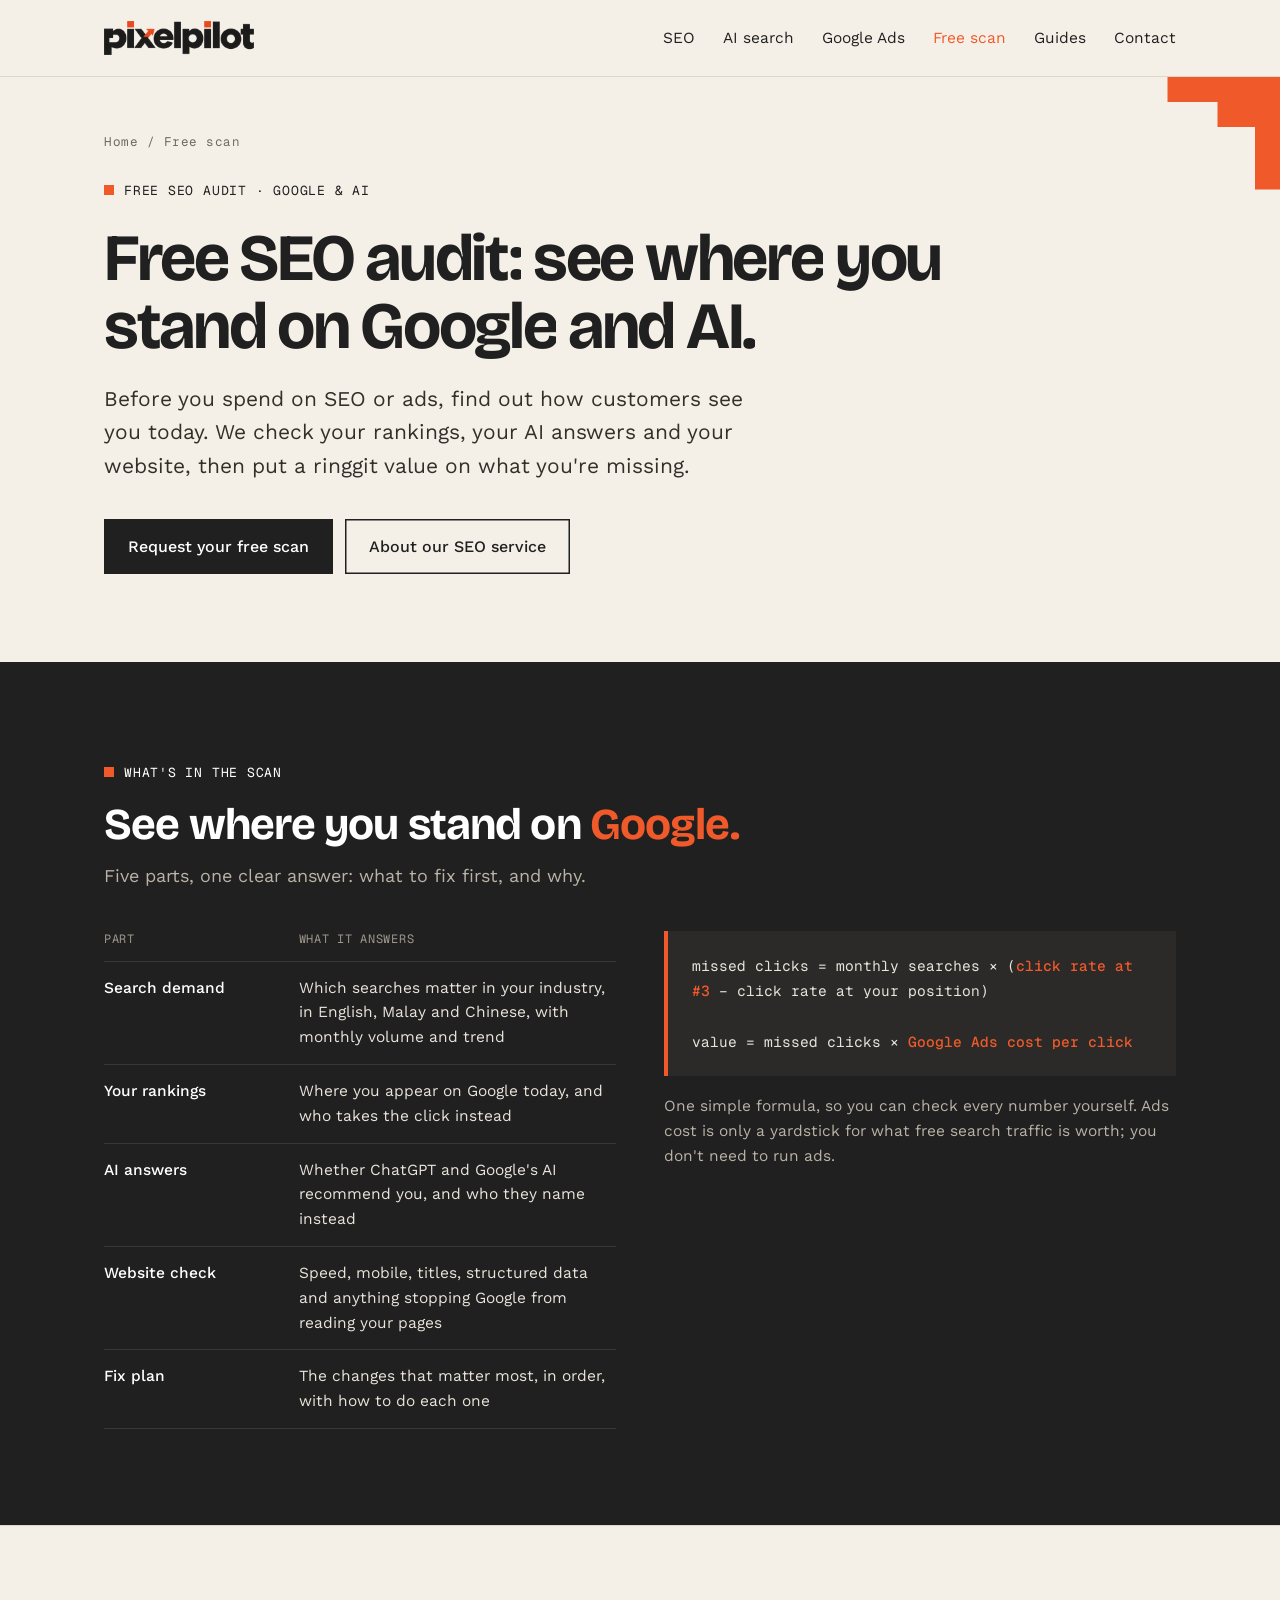
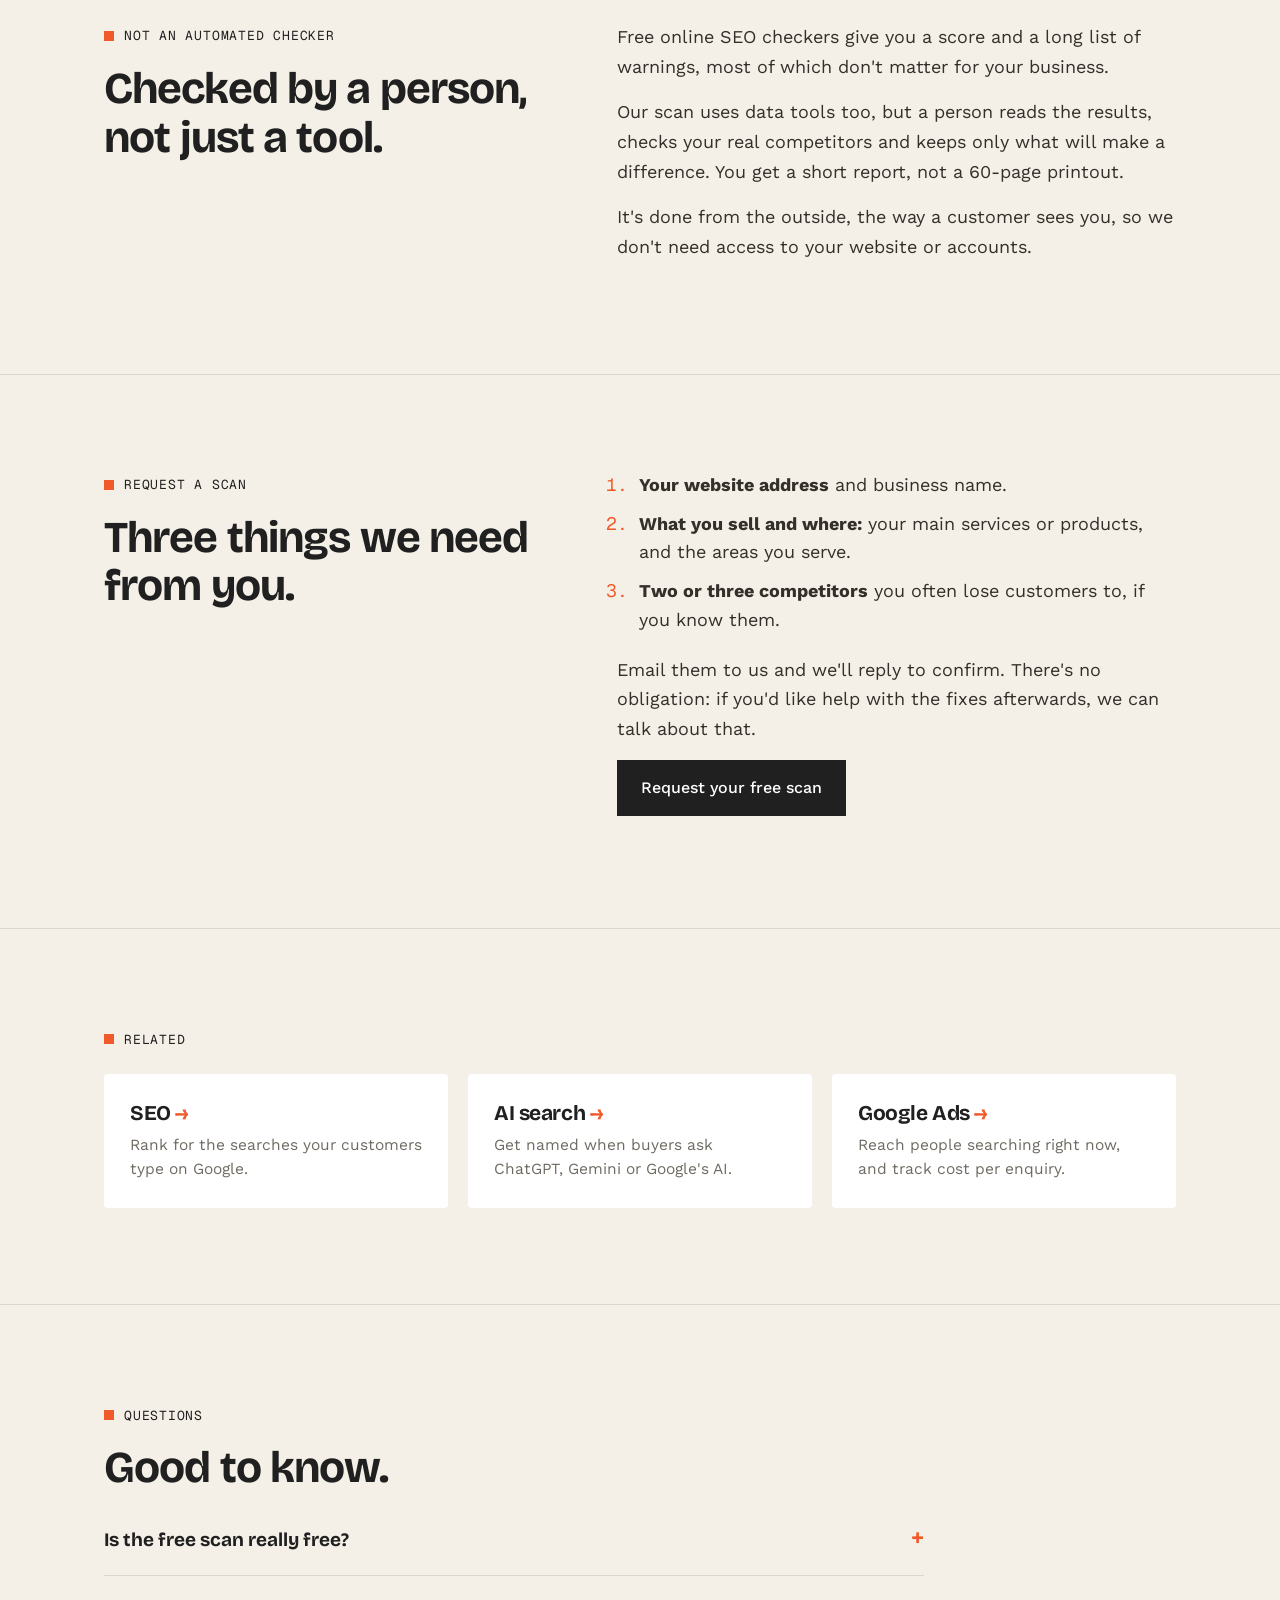
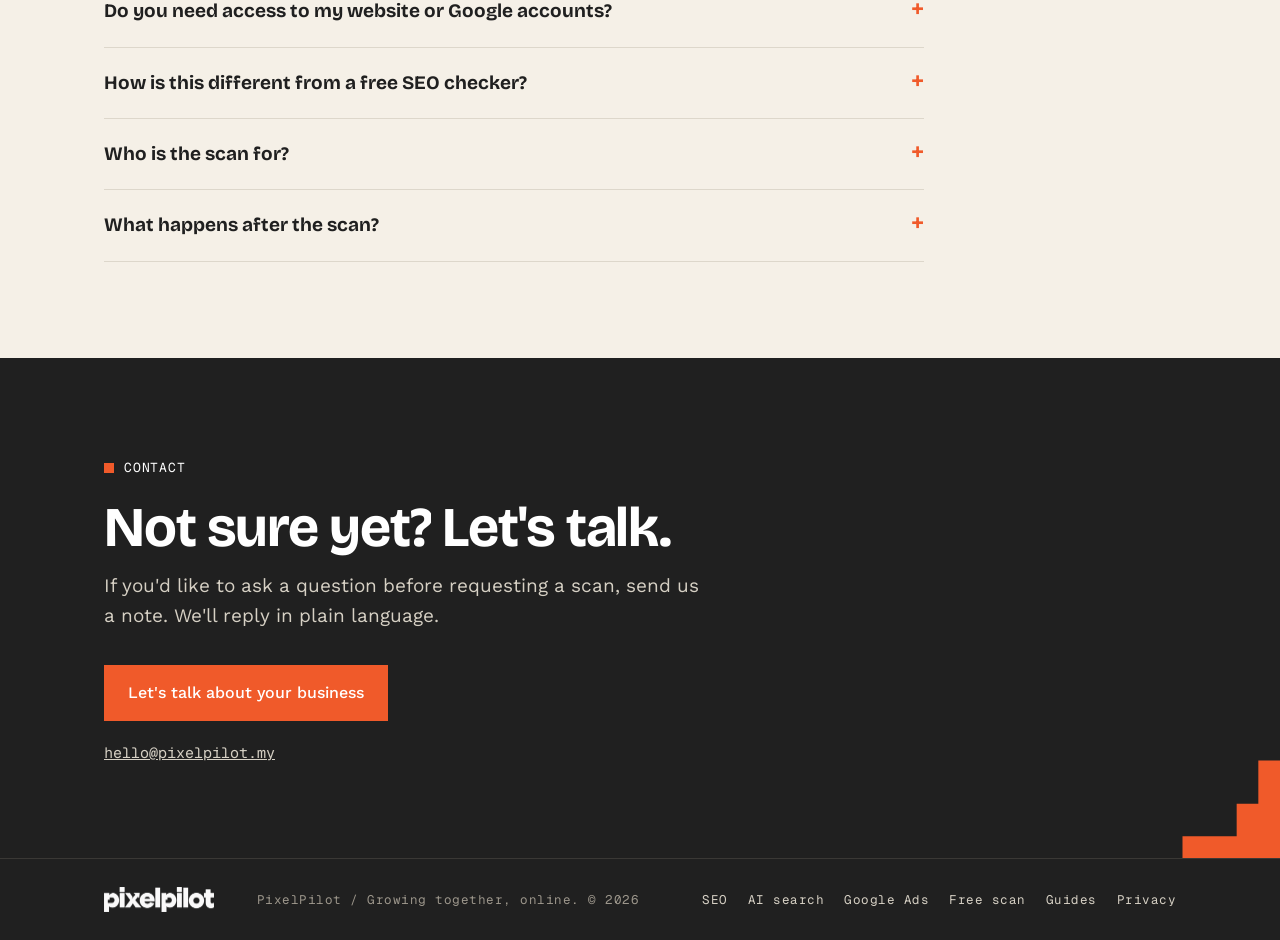
<file: free-scan/index.html>
<!doctype html>
<html lang="en-MY">
<head>
<meta charset="utf-8">
<meta name="viewport" content="width=device-width,initial-scale=1">
<title>Free SEO Audit Malaysia | Google &amp; AI Search Scan | PixelPilot</title>
<meta name="description" content="Free SEO audit for Malaysian businesses: Google rankings, AI answers, search demand and a fix plan, with lost clicks valued in RM. Checked by a person.">
<link rel="canonical" href="https://pixelpilot.my/free-scan/">
<meta property="og:type" content="website">
<meta property="og:site_name" content="PixelPilot">
<meta property="og:url" content="https://pixelpilot.my/free-scan/">
<meta property="og:title" content="Free SEO Audit Malaysia | Google &amp; AI Search Scan | PixelPilot">
<meta property="og:description" content="Free SEO audit for Malaysian businesses: Google rankings, AI answers, search demand and a fix plan, with lost clicks valued in RM. Checked by a person.">
<meta property="og:image" content="https://pixelpilot.my/assets/img/social/og-pixelpilot.jpg">
<meta property="og:image:width" content="1200">
<meta property="og:image:height" content="630">
<meta property="og:image:alt" content="PixelPilot: Growing together, online.">
<meta property="og:locale" content="en_MY">
<meta name="twitter:card" content="summary_large_image">
<meta name="twitter:title" content="Free SEO Audit Malaysia | Google &amp; AI Search Scan | PixelPilot">
<meta name="twitter:description" content="Free SEO audit for Malaysian businesses: Google rankings, AI answers, search demand and a fix plan, with lost clicks valued in RM. Checked by a person.">
<meta name="twitter:image" content="https://pixelpilot.my/assets/img/social/og-pixelpilot.jpg">
<meta name="robots" content="index, follow, max-image-preview:large">
<meta name="theme-color" content="#F5F0E7">
<link rel="icon" type="image/png" href="/assets/icons/favicon-64.png">
<link rel="apple-touch-icon" href="/assets/icons/apple-touch-icon.png">
<link rel="preload" as="image" href="/assets/img/brand/wordmark-full-colour.png">
<link rel="preconnect" href="https://fonts.googleapis.com"><link rel="preconnect" href="https://fonts.gstatic.com" crossorigin>
<link href="https://fonts.googleapis.com/css2?family=Bricolage+Grotesque:opsz,wght@12..96,700&family=Geist+Mono:wght@400;500&family=Work+Sans:wght@400;500;600&display=swap" rel="stylesheet">
<script type="application/ld+json">
{
 "@context": "https://schema.org",
 "@graph": [
  {
   "@type": "Service",
   "@id": "https://pixelpilot.my/free-scan/#service",
   "name": "Free Google and AI search scan",
   "serviceType": "SEO audit",
   "description": "Free SEO audit for Malaysian businesses: Google rankings, AI answers, search demand and a fix plan, with lost clicks valued in RM. Checked by a person.",
   "url": "https://pixelpilot.my/free-scan/",
   "areaServed": {
    "@type": "Country",
    "name": "Malaysia"
   },
   "provider": {
    "@id": "https://pixelpilot.my/#org"
   }
  },
  {
   "@type": "WebPage",
   "@id": "https://pixelpilot.my/free-scan/#webpage",
   "url": "https://pixelpilot.my/free-scan/",
   "name": "Free SEO Audit Malaysia | Google & AI Search Scan | PixelPilot",
   "description": "Free SEO audit for Malaysian businesses: Google rankings, AI answers, search demand and a fix plan, with lost clicks valued in RM. Checked by a person.",
   "isPartOf": {
    "@id": "https://pixelpilot.my/#website"
   },
   "inLanguage": "en-MY",
   "about": {
    "@id": "https://pixelpilot.my/free-scan/#service"
   },
   "breadcrumb": {
    "@id": "https://pixelpilot.my/free-scan/#breadcrumb"
   }
  },
  {
   "@type": "BreadcrumbList",
   "@id": "https://pixelpilot.my/free-scan/#breadcrumb",
   "itemListElement": [
    {
     "@type": "ListItem",
     "position": 1,
     "name": "Home",
     "item": "https://pixelpilot.my/"
    },
    {
     "@type": "ListItem",
     "position": 2,
     "name": "Free scan",
     "item": "https://pixelpilot.my/free-scan/"
    }
   ]
  },
  {
   "@type": "FAQPage",
   "@id": "https://pixelpilot.my/free-scan/#faq",
   "mainEntity": [
    {
     "@type": "Question",
     "name": "Is the free scan really free?",
     "acceptedAnswer": {
      "@type": "Answer",
      "text": "Yes. There's no charge and no obligation. If you'd like help with the fixes afterwards, we'll quote for that separately."
     }
    },
    {
     "@type": "Question",
     "name": "Do you need access to my website or Google accounts?",
     "acceptedAnswer": {
      "@type": "Answer",
      "text": "No. The scan is done from the outside, the way customers and search engines see you."
     }
    },
    {
     "@type": "Question",
     "name": "How is this different from a free SEO checker?",
     "acceptedAnswer": {
      "@type": "Answer",
      "text": "Automated checkers score your site against generic rules. We look at your actual searches, your real competitors and AI answers, and give you a short, prioritised fix plan."
     }
    },
    {
     "@type": "Question",
     "name": "Who is the scan for?",
     "acceptedAnswer": {
      "@type": "Answer",
      "text": "Malaysian SMEs that want more customers from Google or AI search, whether you have a new website or one that has been live for years."
     }
    },
    {
     "@type": "Question",
     "name": "What happens after the scan?",
     "acceptedAnswer": {
      "@type": "Answer",
      "text": "We walk you through the findings and the fix plan. You can make the fixes yourself, with your web developer, or with us."
     }
    }
   ]
  }
 ]
}
</script>
<link rel="stylesheet" href="/assets/css/style.css">
<script>document.documentElement.classList.add("js")</script>
<script src="/assets/js/main.js" defer></script>
</head>
<body>
<a class="skip" href="#main">Skip to content</a>
<header><div class="wrap">
  <a href="/" aria-label="PixelPilot home"><img src="/assets/img/brand/wordmark-full-colour.png" alt="PixelPilot" width="150" height="34"></a>
  <nav><a href="/seo/">SEO</a><a href="/ai-search/">AI search</a><a href="/google-ads/">Google Ads</a><a href="/free-scan/" aria-current="page">Free scan</a><a href="/blog/">Guides</a><a class="cta" href="/#contact">Contact</a></nav>
</div></header>

<main id="main">
<div class="hero sub-hero">
  <svg class="step" style="top:0;right:0" width="150" height="150" viewBox="0 0 120 120" aria-hidden="true"><path d="M30 0H120V90H100V40H70V20H30Z" fill="#F05A2A"/></svg>
  <div class="wrap">
    <div class="crumbs" role="navigation" aria-label="Breadcrumb"><a href="/">Home</a> / <span>Free scan</span></div>
    <span class="label">Free SEO audit · Google & AI</span>
    <h1 data-split>Free SEO audit: see where you stand on Google and AI.</h1>
    <p class="fade">Before you spend on SEO or ads, find out how customers see you today. We check your rankings, your AI answers and your website, then put a ringgit value on what you're missing.</p>
    <div class="btns fade"><a class="btn" href="#request">Request your free scan</a><a class="btn line" href="/seo/">About our SEO service</a></div>
  </div>
</div>

<section class="scan"><div class="wrap">
  <span class="label">What's in the scan</span>
  <h2><span data-split>See where you stand on</span> <span class="rotator" data-rotate aria-hidden="true"><span class="on">Google.</span><span>ChatGPT.</span><span>Gemini.</span><span>Google AI.</span></span><span class="sr">Google and in AI answers.</span></h2>
  <p class="sub">Five parts, one clear answer: what to fix first, and why.</p>
  <div class="scan-grid">
    <table>
      <tr><th>Part</th><th>What it answers</th></tr>
      <tr><td>Search demand</td><td>Which searches matter in your industry, in English, Malay and Chinese, with monthly volume and trend</td></tr>
      <tr><td>Your rankings</td><td>Where you appear on Google today, and who takes the click instead</td></tr>
      <tr><td>AI answers</td><td>Whether ChatGPT and Google's AI recommend you, and who they name instead</td></tr>
      <tr><td>Website check</td><td>Speed, mobile, titles, structured data and anything stopping Google from reading your pages</td></tr>
      <tr><td>Fix plan</td><td>The changes that matter most, in order, with how to do each one</td></tr>
    </table>
    <div>
      <div class="formula">missed clicks = monthly searches × (<b>click rate at #3</b> − click rate at your position)<br><br>value = missed clicks × <b>Google Ads cost per click</b></div>
      <p style="margin:18px 0 0;font-size:15.5px;color:#b9b2a6">One simple formula, so you can check every number yourself. Ads cost is only a yardstick for what free search traffic is worth; you don't need to run ads.</p>
    </div>
  </div>
</div></section>

<section><div class="wrap split">
  <div>
    <span class="label">Not an automated checker</span>
    <h2 data-split>Checked by a person, not just a tool.</h2>
  </div>
  <div class="prose">
    <p>Free online SEO checkers give you a score and a long list of warnings, most of which don't matter for your business.</p>
    <p>Our scan uses data tools too, but a person reads the results, checks your real competitors and keeps only what will make a difference. You get a short report, not a 60-page printout.</p>
    <p>It's done from the outside, the way a customer sees you, so we don't need access to your website or accounts.</p>
  </div>
</div></section>

<section id="request"><div class="wrap split">
  <div>
    <span class="label">Request a scan</span>
    <h2 data-split>Three things we need from you.</h2>
  </div>
  <div class="prose">
    <ol class="ask">
      <li><b>Your website address</b> and business name.</li>
      <li><b>What you sell and where:</b> your main services or products, and the areas you serve.</li>
      <li><b>Two or three competitors</b> you often lose customers to, if you know them.</li>
    </ol>
    <p>Email them to us and we'll reply to confirm. There's no obligation: if you'd like help with the fixes afterwards, we can talk about that.</p>
    <p><a class="btn" href="mailto:hello@pixelpilot.my?subject=Free%20search%20scan&amp;body=Website%3A%20%0ABusiness%20name%3A%20%0AWhat%20we%20sell%20and%20where%3A%20%0ACompetitors%20(optional)%3A%20">Request your free scan</a></p>
  </div>
</div></section>

<section class="related-wrap"><div class="wrap">
  <span class="label">Related</span>
  <div class="related">
    <a class="rel" href="/seo/"><h3>SEO <span aria-hidden="true">→</span></h3><p>Rank for the searches your customers type on Google.</p></a>
    <a class="rel" href="/ai-search/"><h3>AI search <span aria-hidden="true">→</span></h3><p>Get named when buyers ask ChatGPT, Gemini or Google's AI.</p></a>
    <a class="rel" href="/google-ads/"><h3>Google Ads <span aria-hidden="true">→</span></h3><p>Reach people searching right now, and track cost per enquiry.</p></a>
  </div>
</div></section>

<section id="faq"><div class="wrap">
  <span class="label">Questions</span>
  <h2 data-split>Good to know.</h2>
  <div class="faq">
    <details><summary>Is the free scan really free?</summary><p>Yes. There's no charge and no obligation. If you'd like help with the fixes afterwards, we'll quote for that separately.</p></details>
    <details><summary>Do you need access to my website or Google accounts?</summary><p>No. The scan is done from the outside, the way customers and search engines see you.</p></details>
    <details><summary>How is this different from a free SEO checker?</summary><p>Automated checkers score your site against generic rules. We look at your actual searches, your real competitors and AI answers, and give you a short, prioritised fix plan.</p></details>
    <details><summary>Who is the scan for?</summary><p>Malaysian SMEs that want more customers from Google or AI search, whether you have a new website or one that has been live for years.</p></details>
    <details><summary>What happens after the scan?</summary><p>We walk you through the findings and the fix plan. You can make the fixes yourself, with your web developer, or with us.</p></details>
  </div>
</div></section>

<section id="contact" class="contact">
  <svg class="step" style="bottom:0;right:0;transform:rotate(90deg)" width="130" height="130" viewBox="0 0 120 120" aria-hidden="true"><path d="M30 0H120V90H100V40H70V20H30Z" fill="#F05A2A"/></svg>
  <div class="wrap">
    <span class="label" style="color:#fff">Contact</span>
    <h2 data-split>Not sure yet? Let's talk.</h2>
    <p>If you'd like to ask a question before requesting a scan, send us a note. We'll reply in plain language.</p>
    <a class="btn" href="mailto:hello@pixelpilot.my?subject=Free%20search%20scan">Let's talk about your business</a>
    <a class="mail" href="mailto:hello@pixelpilot.my">hello@pixelpilot.my</a>
  </div>
</section>
</main>

<footer><div class="wrap">
  <img src="/assets/img/brand/wordmark-white.png" alt="PixelPilot" width="110" height="25">
  <span>PixelPilot / Growing together, online. © 2026</span>
  <span><a href="/seo/">SEO</a><a href="/ai-search/">AI search</a><a href="/google-ads/">Google Ads</a><a href="/free-scan/">Free scan</a><a href="/blog/">Guides</a><a href="/privacy.html">Privacy</a></span>
</div></footer>
</body>
</html>
</file>
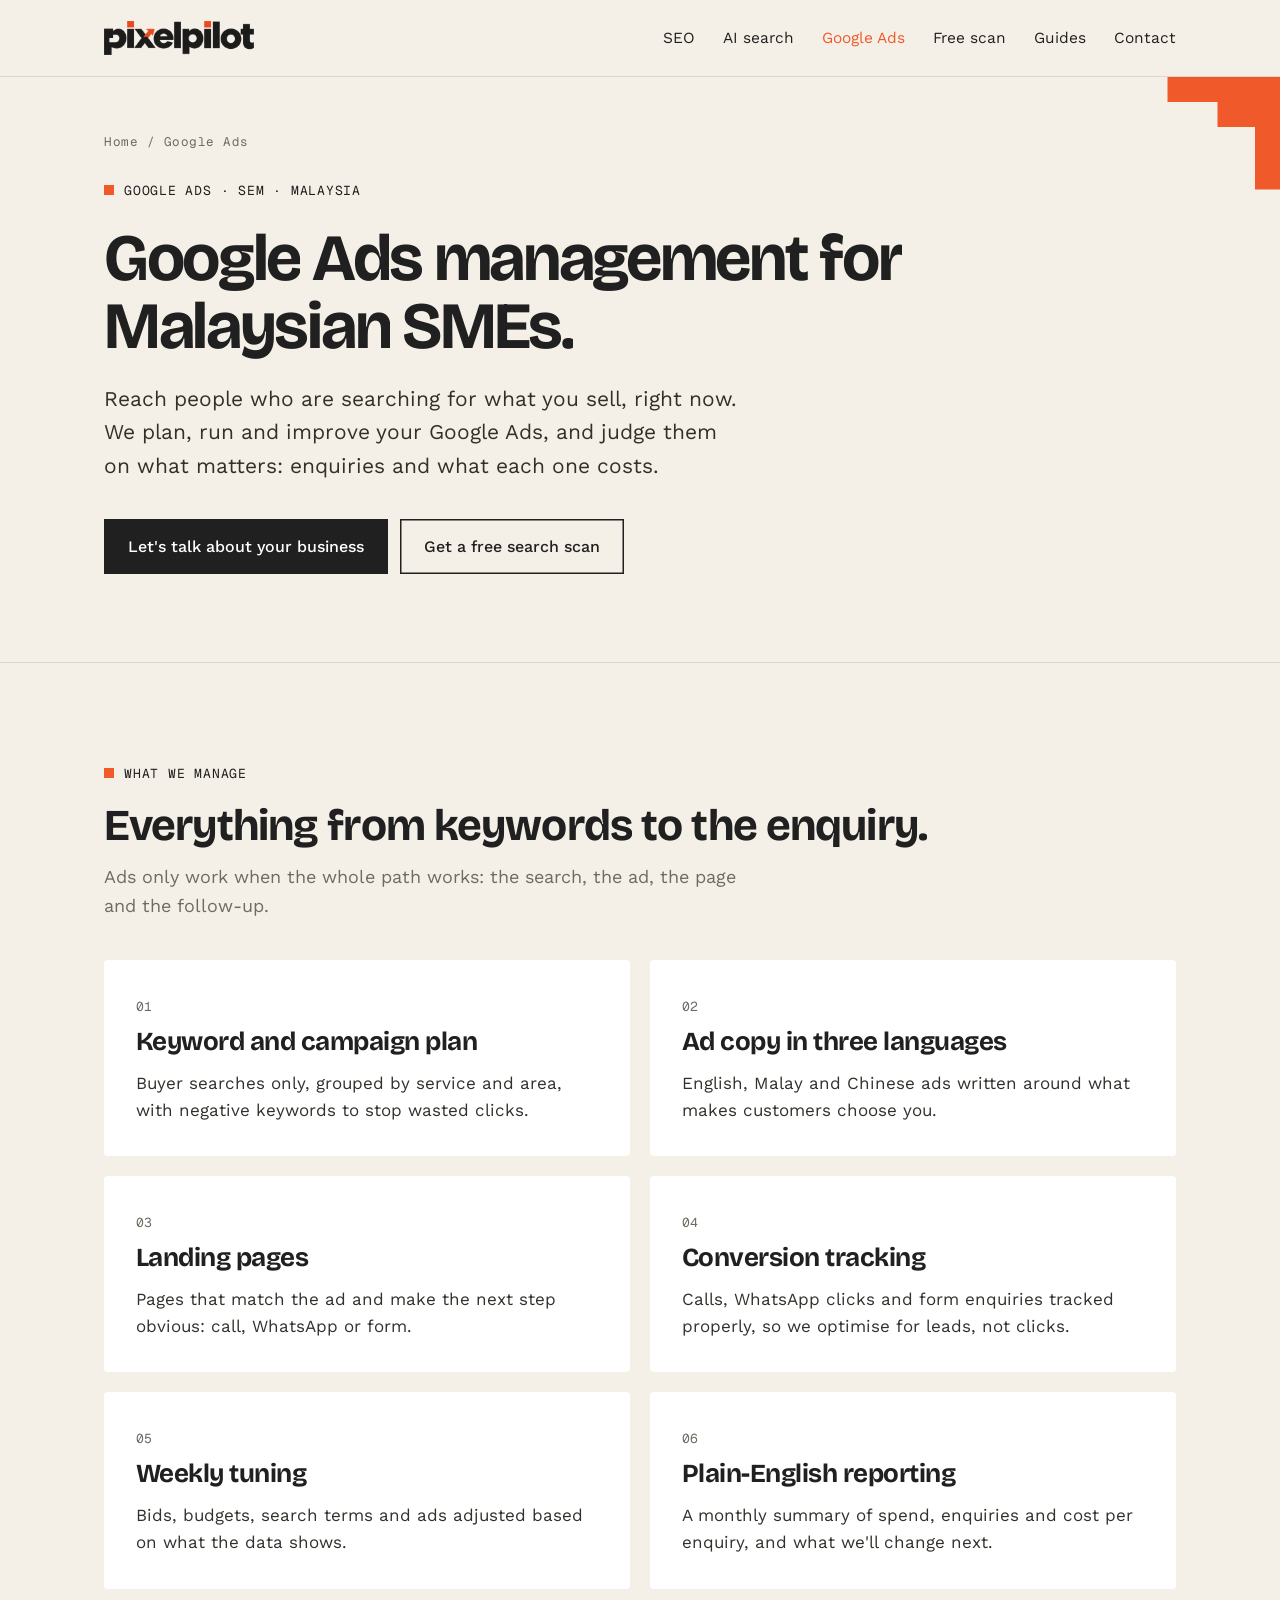
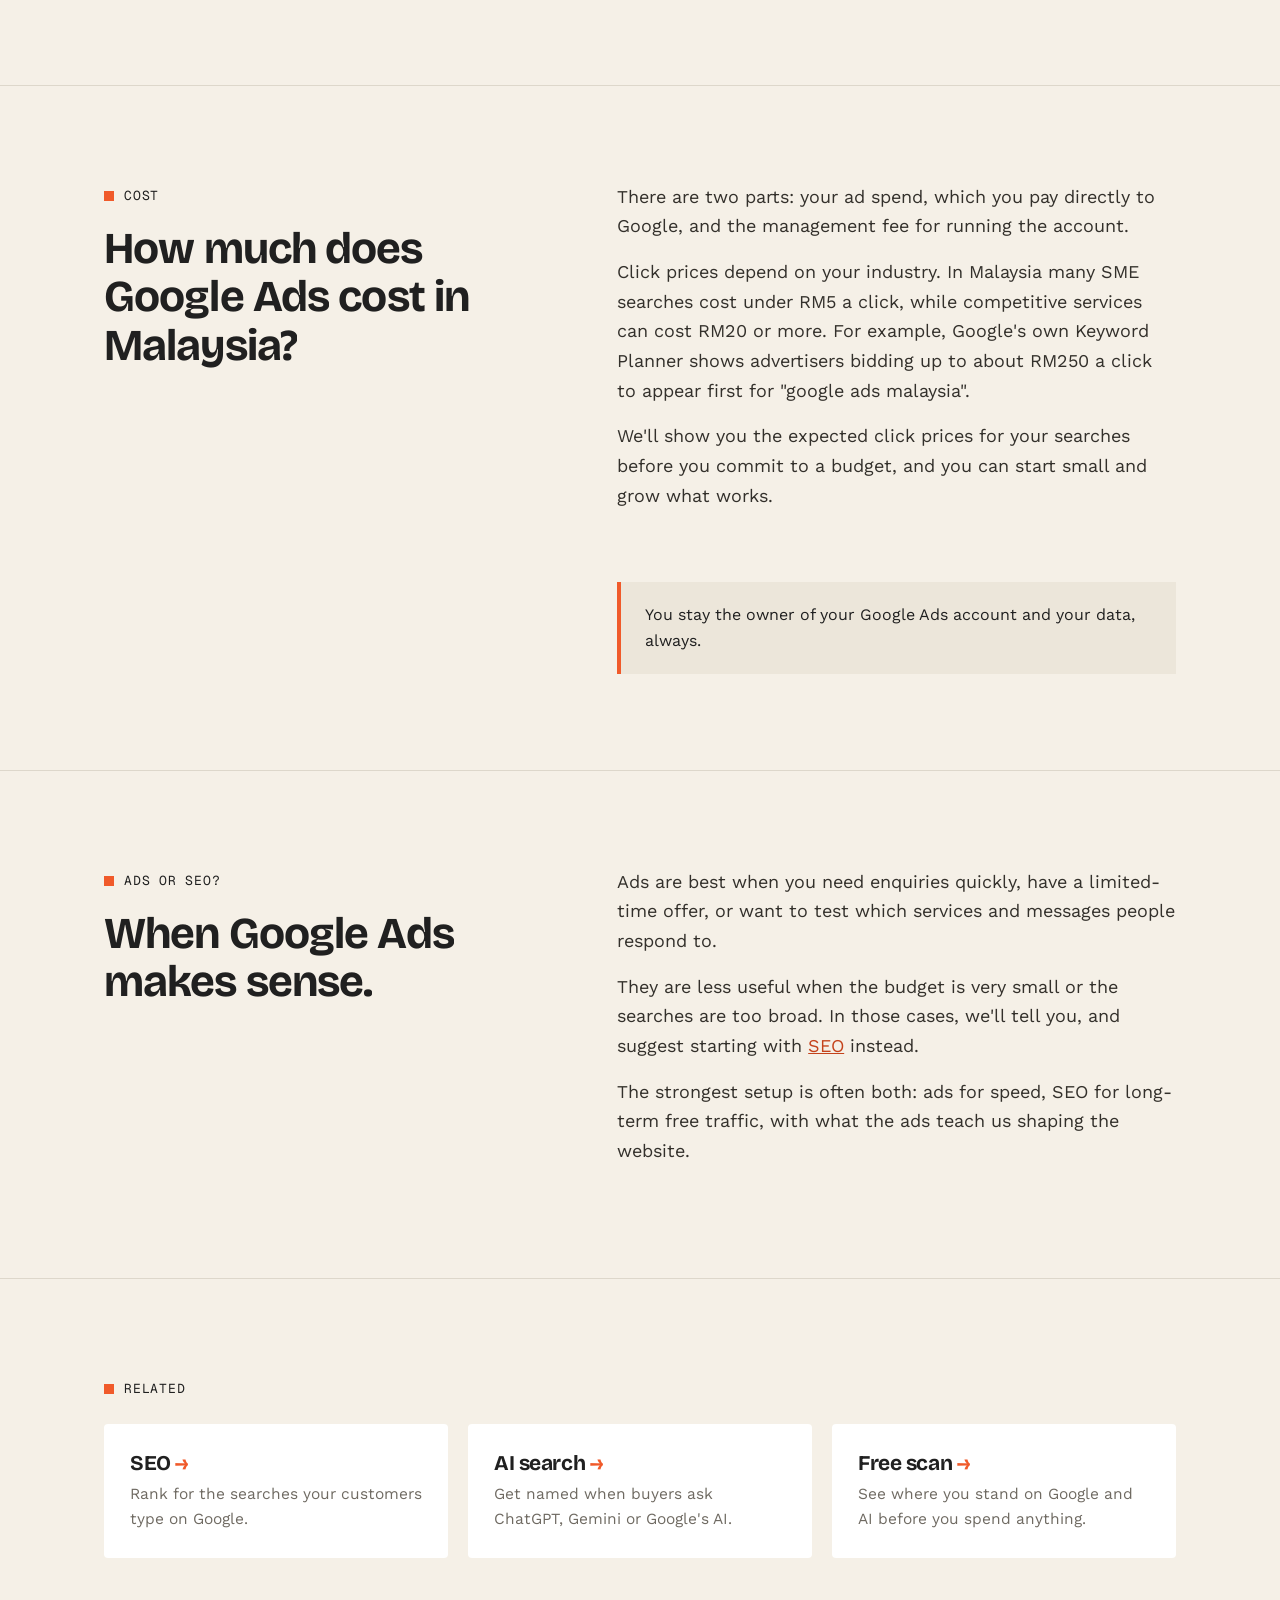
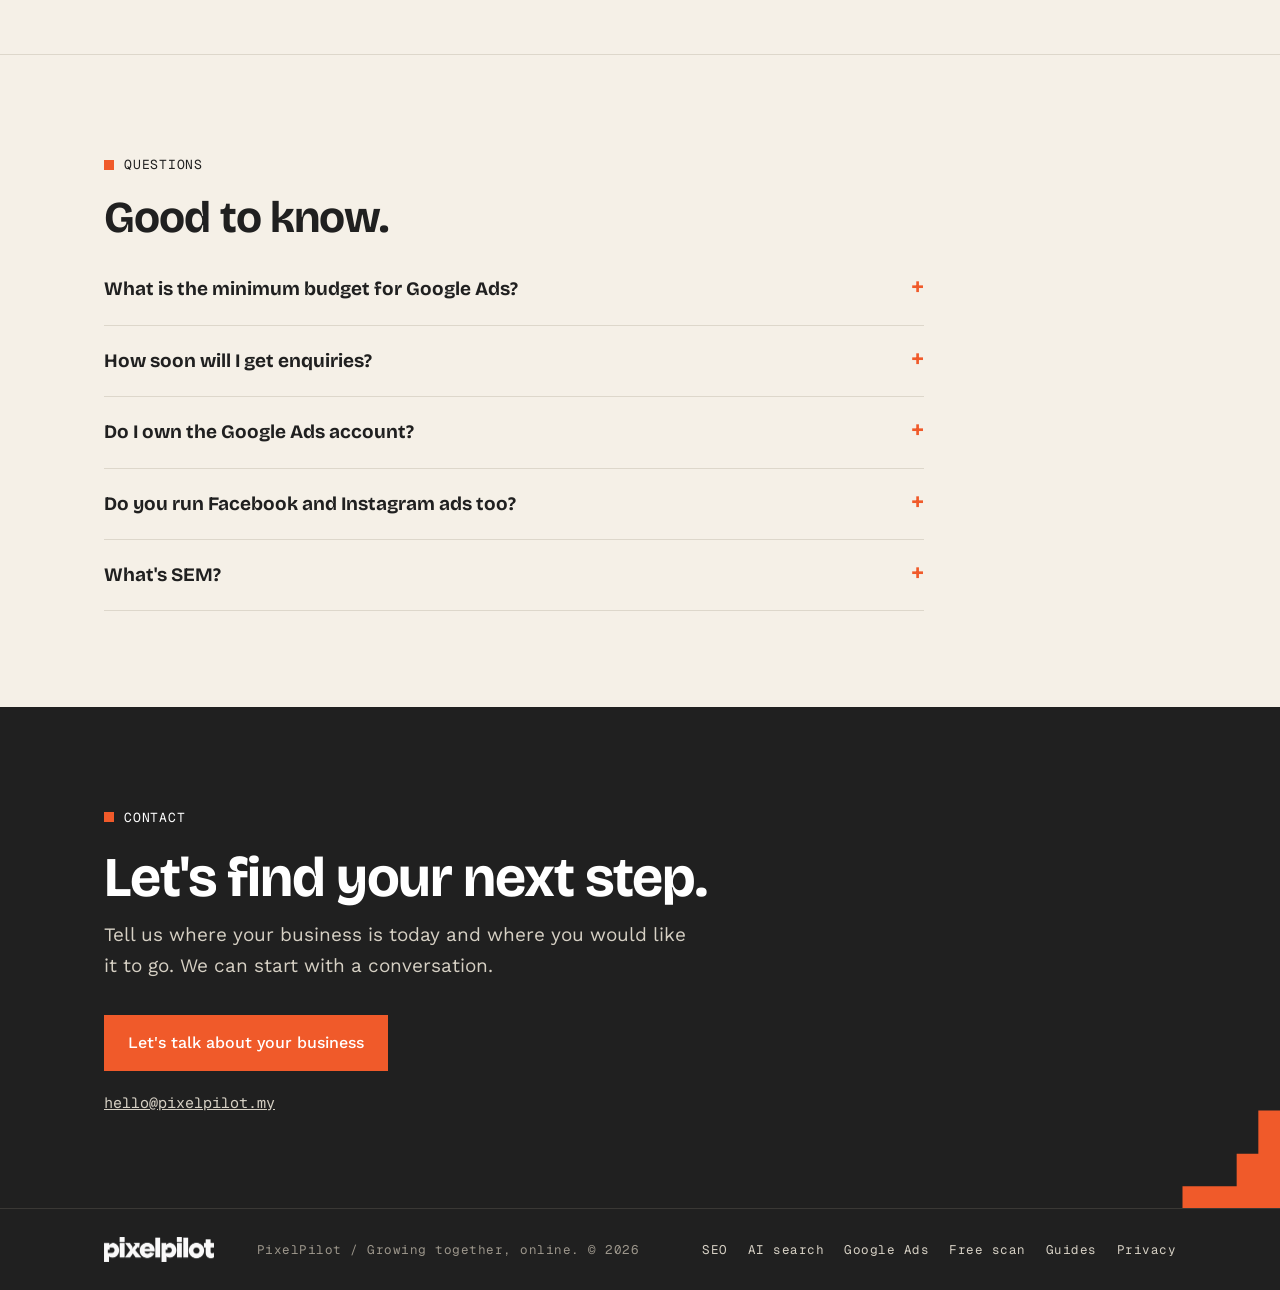
<file: google-ads/index.html>
<!doctype html>
<html lang="en-MY">
<head>
<meta charset="utf-8">
<meta name="viewport" content="width=device-width,initial-scale=1">
<title>Google Ads Agency Malaysia | SEM Management | PixelPilot</title>
<meta name="description" content="Google Ads management for Malaysian SMEs: keywords, ads in English, Malay and Chinese, landing pages and tracking, judged on cost per enquiry.">
<link rel="canonical" href="https://pixelpilot.my/google-ads/">
<meta property="og:type" content="website">
<meta property="og:site_name" content="PixelPilot">
<meta property="og:url" content="https://pixelpilot.my/google-ads/">
<meta property="og:title" content="Google Ads Agency Malaysia | SEM Management | PixelPilot">
<meta property="og:description" content="Google Ads management for Malaysian SMEs: keywords, ads in English, Malay and Chinese, landing pages and tracking, judged on cost per enquiry.">
<meta property="og:image" content="https://pixelpilot.my/assets/img/social/og-pixelpilot.jpg">
<meta property="og:image:width" content="1200">
<meta property="og:image:height" content="630">
<meta property="og:image:alt" content="PixelPilot: Growing together, online.">
<meta property="og:locale" content="en_MY">
<meta name="twitter:card" content="summary_large_image">
<meta name="twitter:title" content="Google Ads Agency Malaysia | SEM Management | PixelPilot">
<meta name="twitter:description" content="Google Ads management for Malaysian SMEs: keywords, ads in English, Malay and Chinese, landing pages and tracking, judged on cost per enquiry.">
<meta name="twitter:image" content="https://pixelpilot.my/assets/img/social/og-pixelpilot.jpg">
<meta name="robots" content="index, follow, max-image-preview:large">
<meta name="theme-color" content="#F5F0E7">
<link rel="icon" type="image/png" href="/assets/icons/favicon-64.png">
<link rel="apple-touch-icon" href="/assets/icons/apple-touch-icon.png">
<link rel="preload" as="image" href="/assets/img/brand/wordmark-full-colour.png">
<link rel="preconnect" href="https://fonts.googleapis.com"><link rel="preconnect" href="https://fonts.gstatic.com" crossorigin>
<link href="https://fonts.googleapis.com/css2?family=Bricolage+Grotesque:opsz,wght@12..96,700&family=Geist+Mono:wght@400;500&family=Work+Sans:wght@400;500;600&display=swap" rel="stylesheet">
<script type="application/ld+json">
{
 "@context": "https://schema.org",
 "@graph": [
  {
   "@type": "Service",
   "@id": "https://pixelpilot.my/google-ads/#service",
   "name": "Google Ads management",
   "serviceType": "Search engine marketing (SEM)",
   "description": "Google Ads management for Malaysian SMEs: keywords, ads in English, Malay and Chinese, landing pages and tracking, judged on cost per enquiry.",
   "url": "https://pixelpilot.my/google-ads/",
   "areaServed": {
    "@type": "Country",
    "name": "Malaysia"
   },
   "provider": {
    "@id": "https://pixelpilot.my/#org"
   }
  },
  {
   "@type": "WebPage",
   "@id": "https://pixelpilot.my/google-ads/#webpage",
   "url": "https://pixelpilot.my/google-ads/",
   "name": "Google Ads Agency Malaysia | SEM Management | PixelPilot",
   "description": "Google Ads management for Malaysian SMEs: keywords, ads in English, Malay and Chinese, landing pages and tracking, judged on cost per enquiry.",
   "isPartOf": {
    "@id": "https://pixelpilot.my/#website"
   },
   "inLanguage": "en-MY",
   "about": {
    "@id": "https://pixelpilot.my/google-ads/#service"
   },
   "breadcrumb": {
    "@id": "https://pixelpilot.my/google-ads/#breadcrumb"
   }
  },
  {
   "@type": "BreadcrumbList",
   "@id": "https://pixelpilot.my/google-ads/#breadcrumb",
   "itemListElement": [
    {
     "@type": "ListItem",
     "position": 1,
     "name": "Home",
     "item": "https://pixelpilot.my/"
    },
    {
     "@type": "ListItem",
     "position": 2,
     "name": "Google Ads",
     "item": "https://pixelpilot.my/google-ads/"
    }
   ]
  },
  {
   "@type": "FAQPage",
   "@id": "https://pixelpilot.my/google-ads/#faq",
   "mainEntity": [
    {
     "@type": "Question",
     "name": "What is the minimum budget for Google Ads?",
     "acceptedAnswer": {
      "@type": "Answer",
      "text": "There's no fixed minimum from Google. We'll recommend a starting budget based on your click prices, so you get enough data to learn from within the first month."
     }
    },
    {
     "@type": "Question",
     "name": "How soon will I get enquiries?",
     "acceptedAnswer": {
      "@type": "Answer",
      "text": "Ads can show the same day they are approved. The first month is about learning which searches and messages bring real enquiries, then we cut waste and scale what works."
     }
    },
    {
     "@type": "Question",
     "name": "Do I own the Google Ads account?",
     "acceptedAnswer": {
      "@type": "Answer",
      "text": "Yes. The account is set up in your name and you keep full access. We work in it as a manager."
     }
    },
    {
     "@type": "Question",
     "name": "Do you run Facebook and Instagram ads too?",
     "acceptedAnswer": {
      "@type": "Answer",
      "text": "Our focus is search: Google and AI. If social ads suit your goals, we'll talk about it as part of the wider plan."
     }
    },
    {
     "@type": "Question",
     "name": "What's SEM?",
     "acceptedAnswer": {
      "@type": "Answer",
      "text": "Search engine marketing. In Malaysia it usually means paid search ads on Google, the ads at the top of search results."
     }
    }
   ]
  }
 ]
}
</script>
<link rel="stylesheet" href="/assets/css/style.css">
<script>document.documentElement.classList.add("js")</script>
<script src="/assets/js/main.js" defer></script>
</head>
<body>
<a class="skip" href="#main">Skip to content</a>
<header><div class="wrap">
  <a href="/" aria-label="PixelPilot home"><img src="/assets/img/brand/wordmark-full-colour.png" alt="PixelPilot" width="150" height="34"></a>
  <nav><a href="/seo/">SEO</a><a href="/ai-search/">AI search</a><a href="/google-ads/" aria-current="page">Google Ads</a><a href="/free-scan/">Free scan</a><a href="/blog/">Guides</a><a class="cta" href="/#contact">Contact</a></nav>
</div></header>

<main id="main">
<div class="hero sub-hero">
  <svg class="step" style="top:0;right:0" width="150" height="150" viewBox="0 0 120 120" aria-hidden="true"><path d="M30 0H120V90H100V40H70V20H30Z" fill="#F05A2A"/></svg>
  <div class="wrap">
    <div class="crumbs" role="navigation" aria-label="Breadcrumb"><a href="/">Home</a> / <span>Google Ads</span></div>
    <span class="label">Google Ads · SEM · Malaysia</span>
    <h1 data-split>Google Ads management for Malaysian SMEs.</h1>
    <p class="fade">Reach people who are searching for what you sell, right now. We plan, run and improve your Google Ads, and judge them on what matters: enquiries and what each one costs.</p>
    <div class="btns fade"><a class="btn" href="#contact">Let's talk about your business</a><a class="btn line" href="/free-scan/">Get a free search scan</a></div>
  </div>
</div>

<section><div class="wrap">
  <span class="label">What we manage</span>
  <h2 data-split>Everything from keywords to the enquiry.</h2>
  <p class="sub">Ads only work when the whole path works: the search, the ad, the page and the follow-up.</p>
  <div class="services">
    <div class="svc"><span class="n">01</span><h3>Keyword and campaign plan</h3><p>Buyer searches only, grouped by service and area, with negative keywords to stop wasted clicks.</p></div>
    <div class="svc"><span class="n">02</span><h3>Ad copy in three languages</h3><p>English, Malay and Chinese ads written around what makes customers choose you.</p></div>
    <div class="svc"><span class="n">03</span><h3>Landing pages</h3><p>Pages that match the ad and make the next step obvious: call, WhatsApp or form.</p></div>
    <div class="svc"><span class="n">04</span><h3>Conversion tracking</h3><p>Calls, WhatsApp clicks and form enquiries tracked properly, so we optimise for leads, not clicks.</p></div>
    <div class="svc"><span class="n">05</span><h3>Weekly tuning</h3><p>Bids, budgets, search terms and ads adjusted based on what the data shows.</p></div>
    <div class="svc"><span class="n">06</span><h3>Plain-English reporting</h3><p>A monthly summary of spend, enquiries and cost per enquiry, and what we'll change next.</p></div>
  </div>
</div></section>

<section><div class="wrap split">
  <div>
    <span class="label">Cost</span>
    <h2 data-split>How much does Google Ads cost in Malaysia?</h2>
  </div>
  <div class="prose">
    <p>There are two parts: your ad spend, which you pay directly to Google, and the management fee for running the account.</p>
    <p>Click prices depend on your industry. In Malaysia many SME searches cost under RM5 a click, while competitive services can cost RM20 or more. For example, Google's own Keyword Planner shows advertisers bidding up to about RM250 a click to appear first for "google ads malaysia".</p>
    <p>We'll show you the expected click prices for your searches before you commit to a budget, and you can start small and grow what works.</p>
  </div>
  <aside class="note-box">You stay the owner of your Google Ads account and your data, always.</aside>
</div></section>

<section><div class="wrap split">
  <div>
    <span class="label">Ads or SEO?</span>
    <h2 data-split>When Google Ads makes sense.</h2>
  </div>
  <div class="prose">
    <p>Ads are best when you need enquiries quickly, have a limited-time offer, or want to test which services and messages people respond to.</p>
    <p>They are less useful when the budget is very small or the searches are too broad. In those cases, we'll tell you, and suggest starting with <a href="/seo/">SEO</a> instead.</p>
    <p>The strongest setup is often both: ads for speed, SEO for long-term free traffic, with what the ads teach us shaping the website.</p>
  </div>
</div></section>

<section class="related-wrap"><div class="wrap">
  <span class="label">Related</span>
  <div class="related">
    <a class="rel" href="/seo/"><h3>SEO <span aria-hidden="true">→</span></h3><p>Rank for the searches your customers type on Google.</p></a>
    <a class="rel" href="/ai-search/"><h3>AI search <span aria-hidden="true">→</span></h3><p>Get named when buyers ask ChatGPT, Gemini or Google's AI.</p></a>
    <a class="rel" href="/free-scan/"><h3>Free scan <span aria-hidden="true">→</span></h3><p>See where you stand on Google and AI before you spend anything.</p></a>
  </div>
</div></section>

<section id="faq"><div class="wrap">
  <span class="label">Questions</span>
  <h2 data-split>Good to know.</h2>
  <div class="faq">
    <details><summary>What is the minimum budget for Google Ads?</summary><p>There's no fixed minimum from Google. We'll recommend a starting budget based on your click prices, so you get enough data to learn from within the first month.</p></details>
    <details><summary>How soon will I get enquiries?</summary><p>Ads can show the same day they are approved. The first month is about learning which searches and messages bring real enquiries, then we cut waste and scale what works.</p></details>
    <details><summary>Do I own the Google Ads account?</summary><p>Yes. The account is set up in your name and you keep full access. We work in it as a manager.</p></details>
    <details><summary>Do you run Facebook and Instagram ads too?</summary><p>Our focus is search: Google and AI. If social ads suit your goals, we'll talk about it as part of the wider plan.</p></details>
    <details><summary>What's SEM?</summary><p>Search engine marketing. In Malaysia it usually means paid search ads on Google, the ads at the top of search results.</p></details>
  </div>
</div></section>

<section id="contact" class="contact">
  <svg class="step" style="bottom:0;right:0;transform:rotate(90deg)" width="130" height="130" viewBox="0 0 120 120" aria-hidden="true"><path d="M30 0H120V90H100V40H70V20H30Z" fill="#F05A2A"/></svg>
  <div class="wrap">
    <span class="label" style="color:#fff">Contact</span>
    <h2 data-split>Let's find your next step.</h2>
    <p>Tell us where your business is today and where you would like it to go. We can start with a conversation.</p>
    <a class="btn" href="mailto:hello@pixelpilot.my?subject=Google%20Ads%20for%20my%20business">Let's talk about your business</a>
    <a class="mail" href="mailto:hello@pixelpilot.my">hello@pixelpilot.my</a>
  </div>
</section>
</main>

<footer><div class="wrap">
  <img src="/assets/img/brand/wordmark-white.png" alt="PixelPilot" width="110" height="25">
  <span>PixelPilot / Growing together, online. © 2026</span>
  <span><a href="/seo/">SEO</a><a href="/ai-search/">AI search</a><a href="/google-ads/">Google Ads</a><a href="/free-scan/">Free scan</a><a href="/blog/">Guides</a><a href="/privacy.html">Privacy</a></span>
</div></footer>
</body>
</html>
</file>
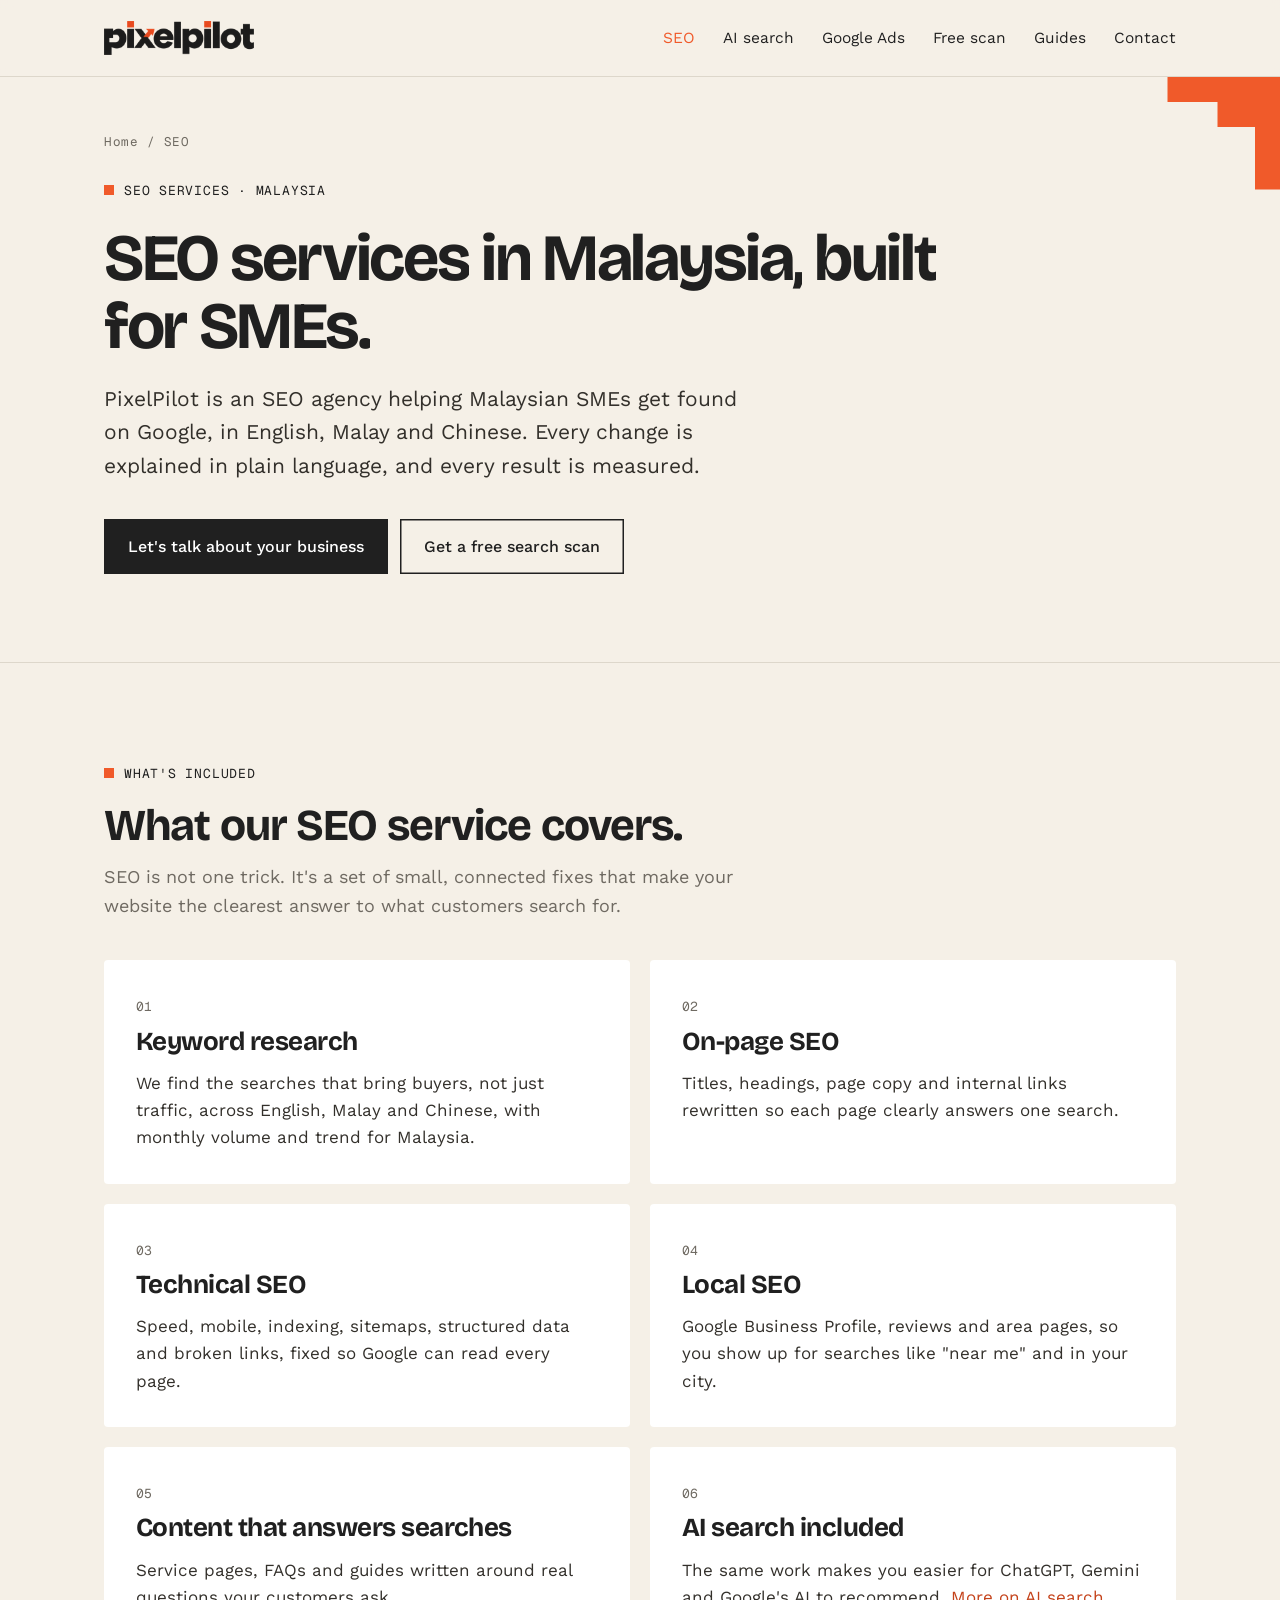
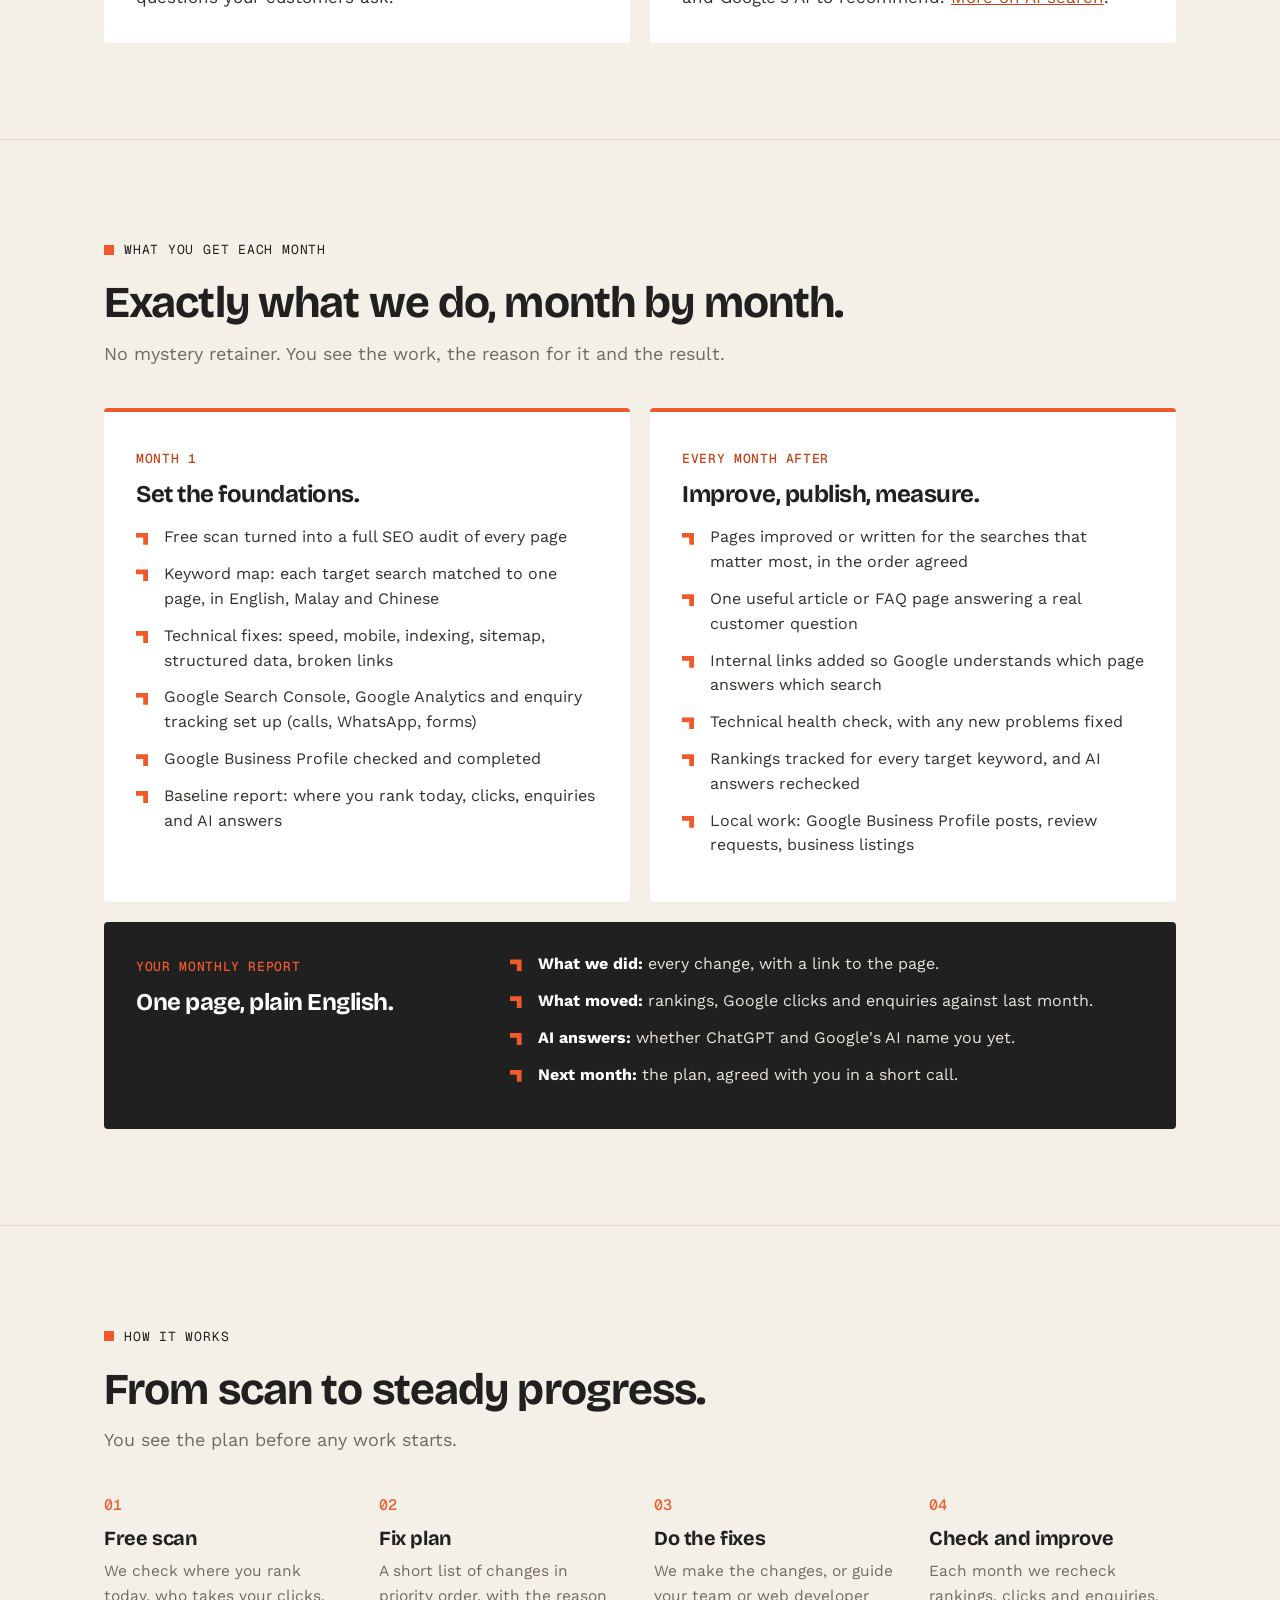
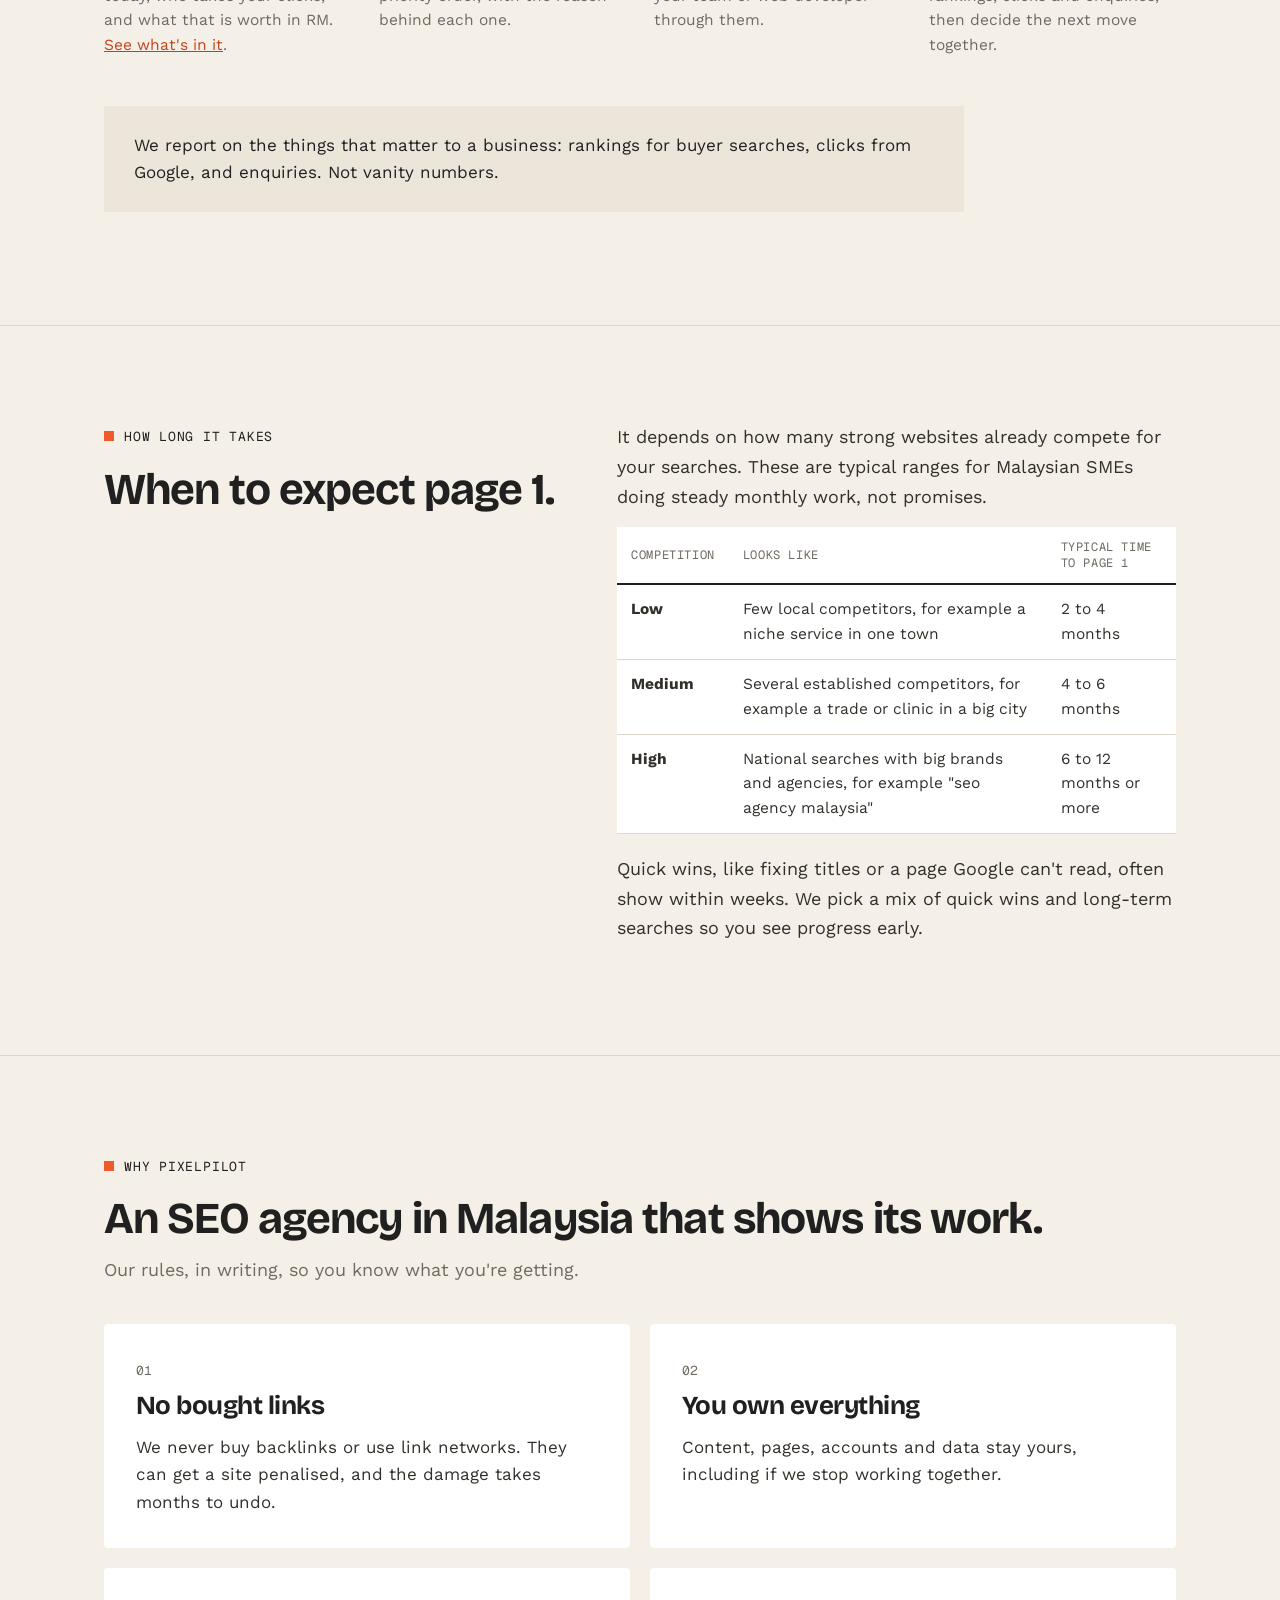
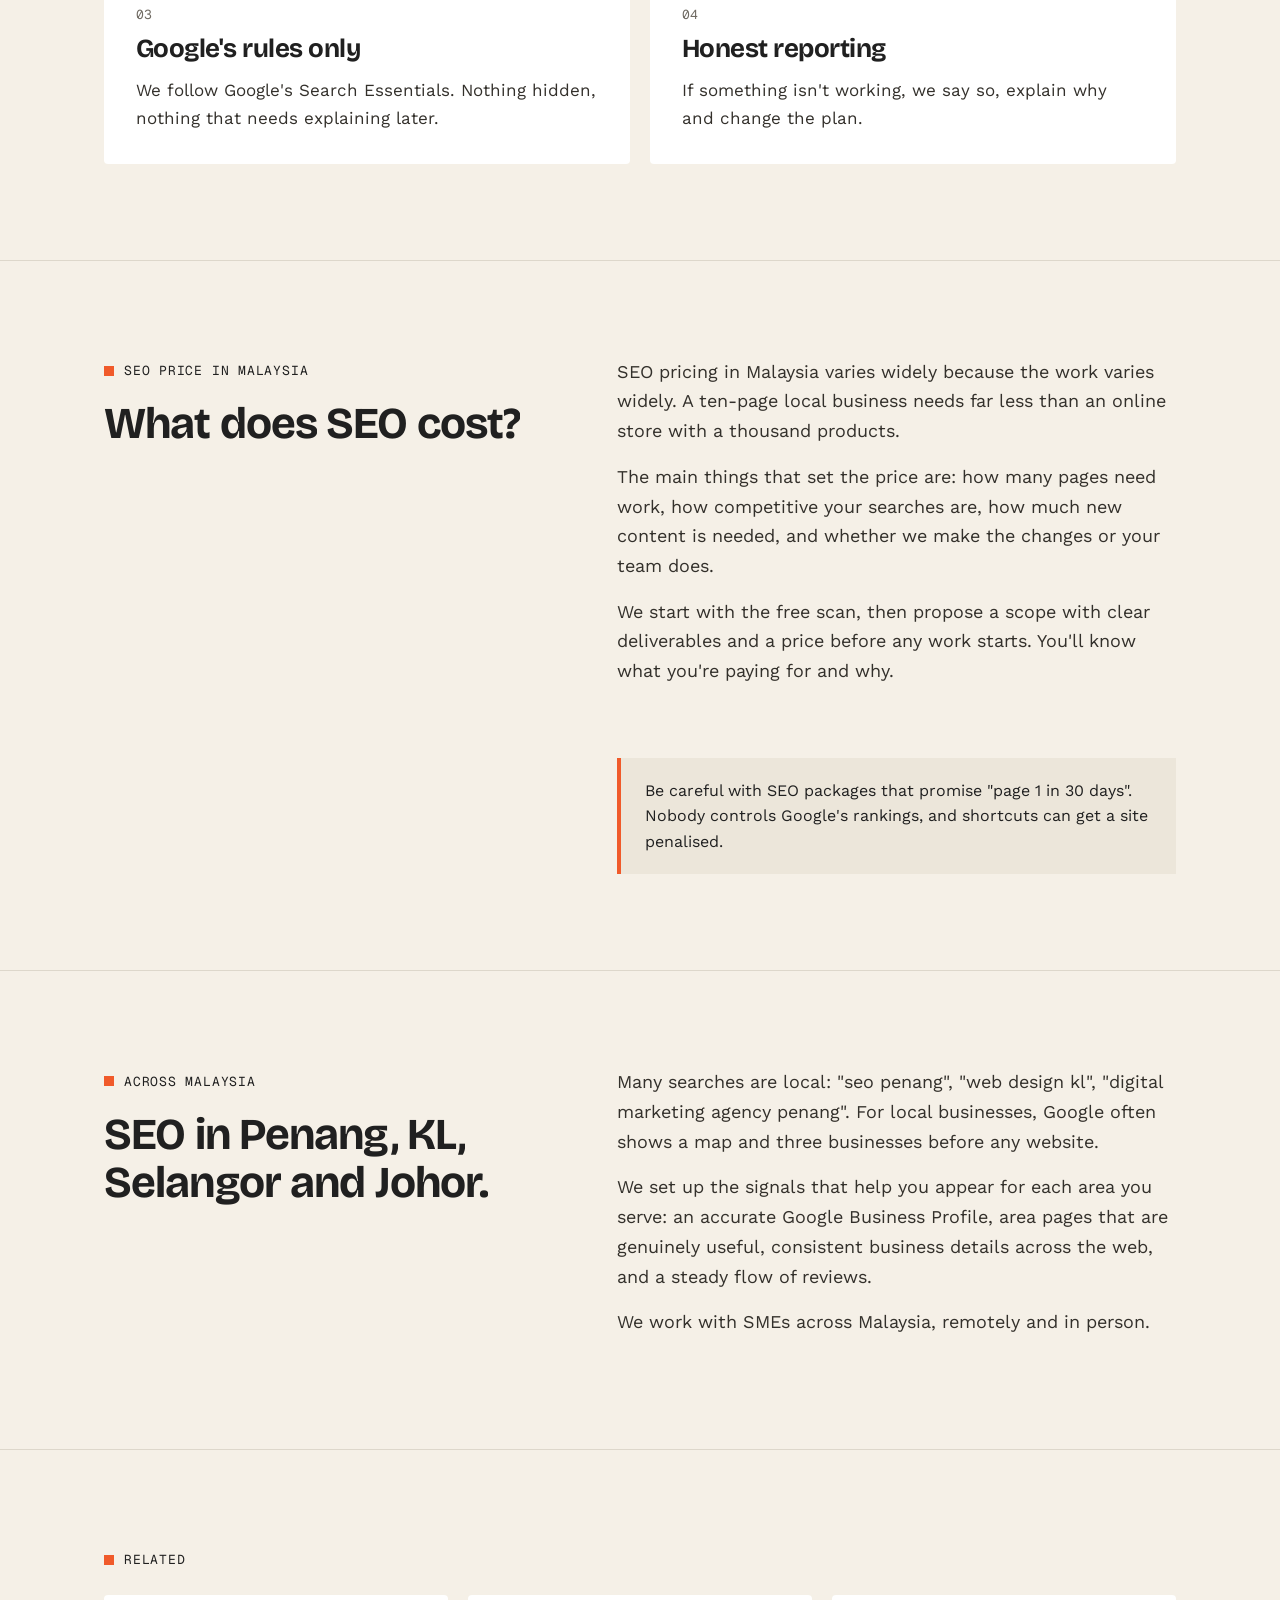
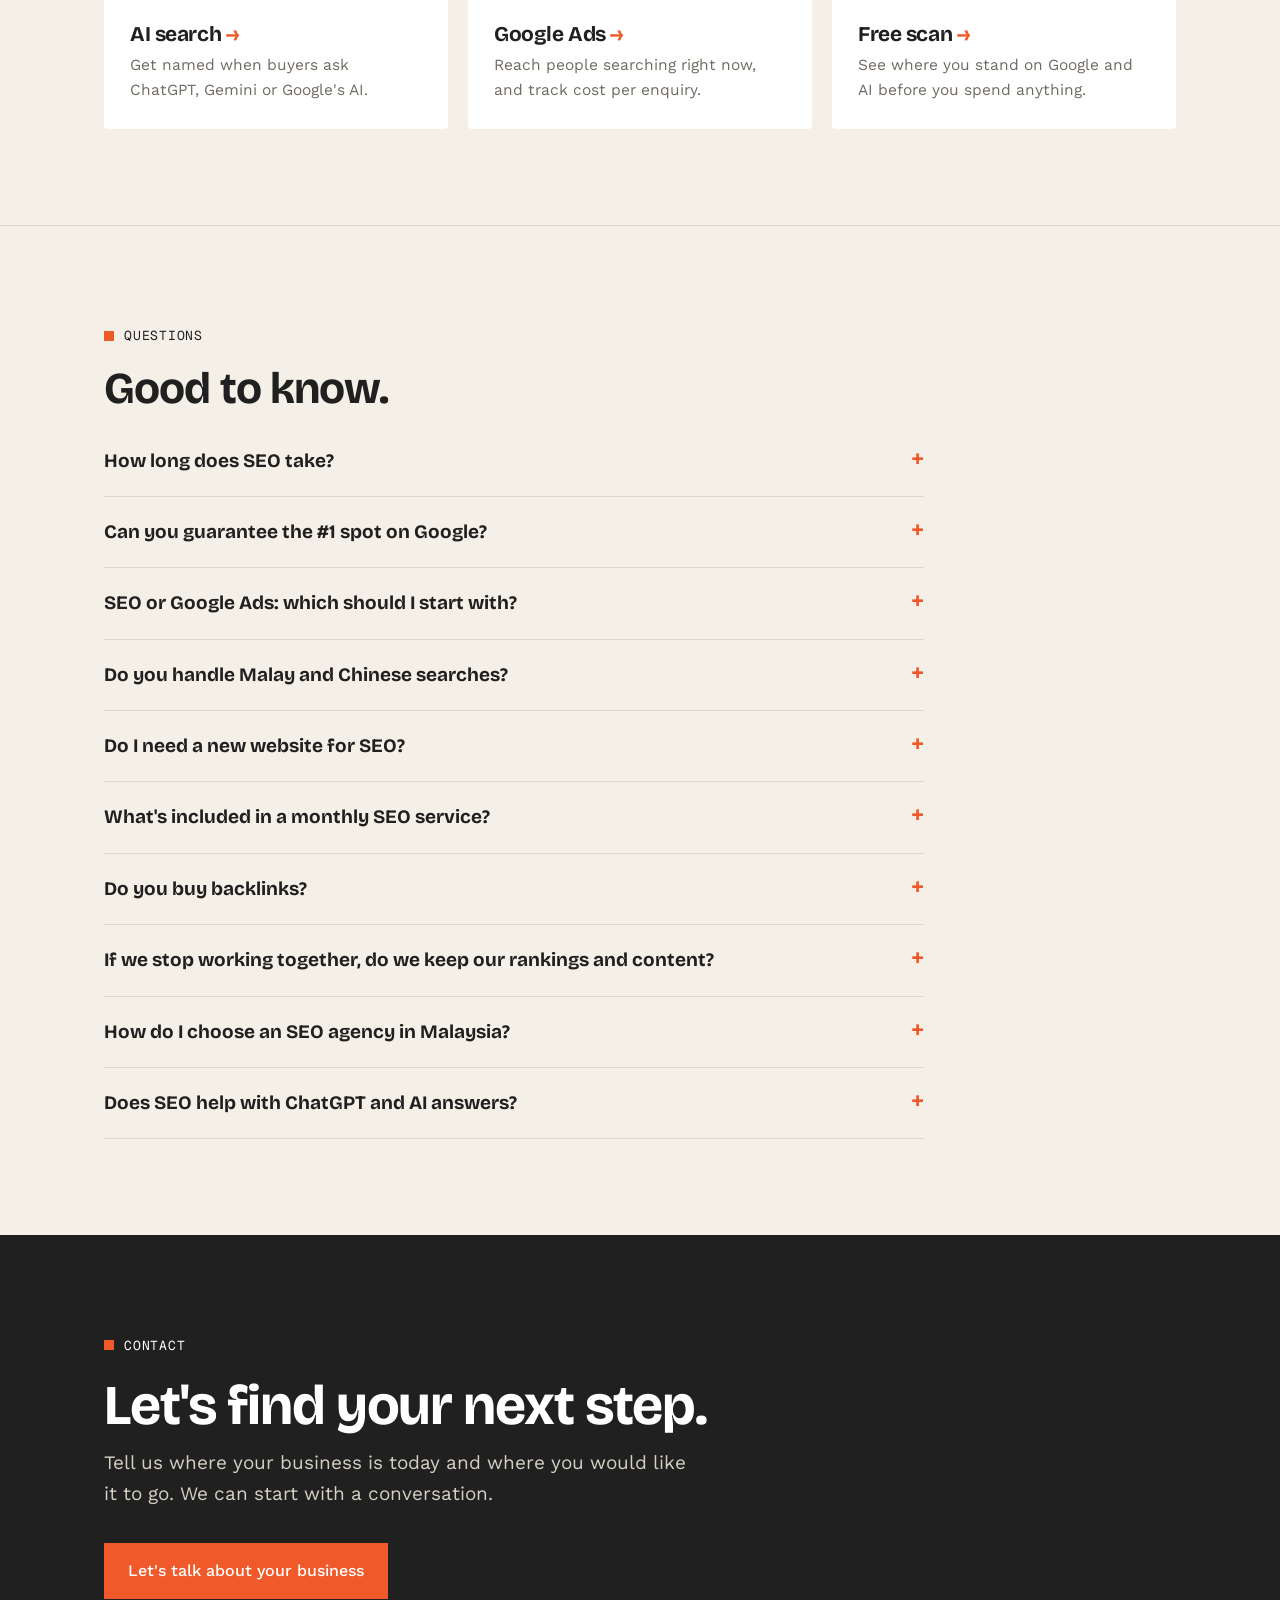
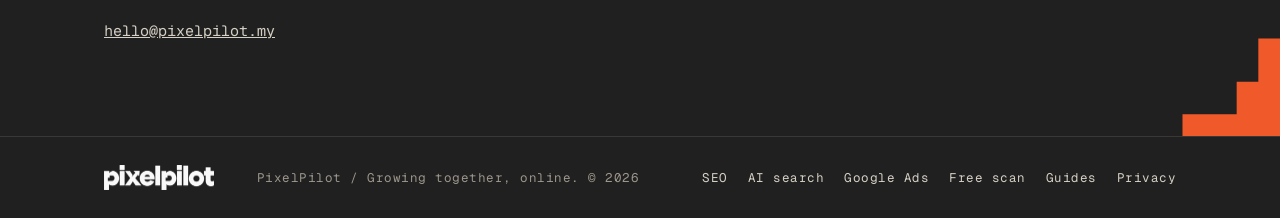
<file: seo/index.html>
<!doctype html>
<html lang="en-MY">
<head>
<meta charset="utf-8">
<meta name="viewport" content="width=device-width,initial-scale=1">
<title>SEO Services Malaysia | SEO Agency for SMEs | PixelPilot</title>
<meta name="description" content="SEO services in Malaysia for SMEs: keyword research in English, Malay and Chinese, on-page and technical SEO, local SEO and AI search. Start with a free scan.">
<link rel="canonical" href="https://pixelpilot.my/seo/">
<meta property="og:type" content="website">
<meta property="og:site_name" content="PixelPilot">
<meta property="og:url" content="https://pixelpilot.my/seo/">
<meta property="og:title" content="SEO Services Malaysia | SEO Agency for SMEs | PixelPilot">
<meta property="og:description" content="SEO services in Malaysia for SMEs: keyword research in English, Malay and Chinese, on-page and technical SEO, local SEO and AI search. Start with a free scan.">
<meta property="og:image" content="https://pixelpilot.my/assets/img/social/og-pixelpilot.jpg">
<meta property="og:image:width" content="1200">
<meta property="og:image:height" content="630">
<meta property="og:image:alt" content="PixelPilot: Growing together, online.">
<meta property="og:locale" content="en_MY">
<meta name="twitter:card" content="summary_large_image">
<meta name="twitter:title" content="SEO Services Malaysia | SEO Agency for SMEs | PixelPilot">
<meta name="twitter:description" content="SEO services in Malaysia for SMEs: keyword research in English, Malay and Chinese, on-page and technical SEO, local SEO and AI search. Start with a free scan.">
<meta name="twitter:image" content="https://pixelpilot.my/assets/img/social/og-pixelpilot.jpg">
<meta name="robots" content="index, follow, max-image-preview:large">
<meta name="theme-color" content="#F5F0E7">
<link rel="icon" type="image/png" href="/assets/icons/favicon-64.png">
<link rel="apple-touch-icon" href="/assets/icons/apple-touch-icon.png">
<link rel="preload" as="image" href="/assets/img/brand/wordmark-full-colour.png">
<link rel="preconnect" href="https://fonts.googleapis.com"><link rel="preconnect" href="https://fonts.gstatic.com" crossorigin>
<link href="https://fonts.googleapis.com/css2?family=Bricolage+Grotesque:opsz,wght@12..96,700&family=Geist+Mono:wght@400;500&family=Work+Sans:wght@400;500;600&display=swap" rel="stylesheet">
<script type="application/ld+json">
{
 "@context": "https://schema.org",
 "@graph": [
  {
   "@type": "Service",
   "@id": "https://pixelpilot.my/seo/#service",
   "name": "SEO services",
   "serviceType": "Search engine optimisation",
   "description": "SEO services in Malaysia for SMEs: keyword research in English, Malay and Chinese, on-page and technical SEO, local SEO and AI search. Start with a free scan.",
   "url": "https://pixelpilot.my/seo/",
   "areaServed": {
    "@type": "Country",
    "name": "Malaysia"
   },
   "provider": {
    "@id": "https://pixelpilot.my/#org"
   }
  },
  {
   "@type": "WebPage",
   "@id": "https://pixelpilot.my/seo/#webpage",
   "url": "https://pixelpilot.my/seo/",
   "name": "SEO Services Malaysia | SEO Agency for SMEs | PixelPilot",
   "description": "SEO services in Malaysia for SMEs: keyword research in English, Malay and Chinese, on-page and technical SEO, local SEO and AI search. Start with a free scan.",
   "isPartOf": {
    "@id": "https://pixelpilot.my/#website"
   },
   "inLanguage": "en-MY",
   "about": {
    "@id": "https://pixelpilot.my/seo/#service"
   },
   "breadcrumb": {
    "@id": "https://pixelpilot.my/seo/#breadcrumb"
   }
  },
  {
   "@type": "BreadcrumbList",
   "@id": "https://pixelpilot.my/seo/#breadcrumb",
   "itemListElement": [
    {
     "@type": "ListItem",
     "position": 1,
     "name": "Home",
     "item": "https://pixelpilot.my/"
    },
    {
     "@type": "ListItem",
     "position": 2,
     "name": "SEO",
     "item": "https://pixelpilot.my/seo/"
    }
   ]
  },
  {
   "@type": "FAQPage",
   "@id": "https://pixelpilot.my/seo/#faq",
   "mainEntity": [
    {
     "@type": "Question",
     "name": "How long does SEO take?",
     "acceptedAnswer": {
      "@type": "Answer",
      "text": "Technical fixes and page rewrites can show movement within weeks. For competitive searches, expect three to six months of steady work before rankings and enquiries clearly grow."
     }
    },
    {
     "@type": "Question",
     "name": "Can you guarantee the #1 spot on Google?",
     "acceptedAnswer": {
      "@type": "Answer",
      "text": "No, and you should be wary of anyone who does. Google decides rankings. We guarantee clear work, honest reporting and a plan based on evidence."
     }
    },
    {
     "@type": "Question",
     "name": "SEO or Google Ads: which should I start with?",
     "acceptedAnswer": {
      "@type": "Answer",
      "text": "SEO builds free traffic that lasts but takes time. Google Ads brings visitors from day one but stops when you stop paying. Many SMEs run ads for quick enquiries while SEO grows."
     }
    },
    {
     "@type": "Question",
     "name": "Do you handle Malay and Chinese searches?",
     "acceptedAnswer": {
      "@type": "Answer",
      "text": "Yes. Many Malaysians search in Malay or Chinese, and those searches are often less competitive. We check volume in all three languages."
     }
    },
    {
     "@type": "Question",
     "name": "Do I need a new website for SEO?",
     "acceptedAnswer": {
      "@type": "Answer",
      "text": "Usually not. Most sites can be improved as they are. We only suggest a rebuild if the current site truly holds you back."
     }
    },
    {
     "@type": "Question",
     "name": "What's included in a monthly SEO service?",
     "acceptedAnswer": {
      "@type": "Answer",
      "text": "Month 1 sets the foundations: audit, keyword map, technical fixes and tracking. After that, every month we improve or write pages, publish one helpful article, fix technical issues, track rankings and AI answers, and send a one-page report. See the full list."
     }
    },
    {
     "@type": "Question",
     "name": "Do you buy backlinks?",
     "acceptedAnswer": {
      "@type": "Answer",
      "text": "No. We never buy links or use private blog networks. We earn mentions through useful content, business listings and partners, which is safer and lasts."
     }
    },
    {
     "@type": "Question",
     "name": "If we stop working together, do we keep our rankings and content?",
     "acceptedAnswer": {
      "@type": "Answer",
      "text": "Yes. Everything we create is yours: pages, articles, accounts and data. Rankings depend on Google, but nothing is taken down when we leave."
     }
    },
    {
     "@type": "Question",
     "name": "How do I choose an SEO agency in Malaysia?",
     "acceptedAnswer": {
      "@type": "Answer",
      "text": "Ask three things: what exactly they do each month, how they build links, and how they report. Be careful with ranking guarantees and very cheap packages; good SEO is steady, visible work."
     }
    },
    {
     "@type": "Question",
     "name": "Does SEO help with ChatGPT and AI answers?",
     "acceptedAnswer": {
      "@type": "Answer",
      "text": "Yes. AI tools lean on the same signals: clear pages, structured data and trusted mentions. We cover this as part of the work. See AI search optimisation."
     }
    }
   ]
  }
 ]
}
</script>
<link rel="stylesheet" href="/assets/css/style.css">
<script>document.documentElement.classList.add("js")</script>
<script src="/assets/js/main.js" defer></script>
</head>
<body>
<a class="skip" href="#main">Skip to content</a>
<header><div class="wrap">
  <a href="/" aria-label="PixelPilot home"><img src="/assets/img/brand/wordmark-full-colour.png" alt="PixelPilot" width="150" height="34"></a>
  <nav><a href="/seo/" aria-current="page">SEO</a><a href="/ai-search/">AI search</a><a href="/google-ads/">Google Ads</a><a href="/free-scan/">Free scan</a><a href="/blog/">Guides</a><a class="cta" href="/#contact">Contact</a></nav>
</div></header>

<main id="main">
<div class="hero sub-hero">
  <svg class="step" style="top:0;right:0" width="150" height="150" viewBox="0 0 120 120" aria-hidden="true"><path d="M30 0H120V90H100V40H70V20H30Z" fill="#F05A2A"/></svg>
  <div class="wrap">
    <div class="crumbs" role="navigation" aria-label="Breadcrumb"><a href="/">Home</a> / <span>SEO</span></div>
    <span class="label">SEO services · Malaysia</span>
    <h1 data-split>SEO services in Malaysia, built for SMEs.</h1>
    <p class="fade">PixelPilot is an SEO agency helping Malaysian SMEs get found on Google, in English, Malay and Chinese. Every change is explained in plain language, and every result is measured.</p>
    <div class="btns fade"><a class="btn" href="#contact">Let's talk about your business</a><a class="btn line" href="/free-scan/">Get a free search scan</a></div>
  </div>
</div>

<section><div class="wrap">
  <span class="label">What's included</span>
  <h2 data-split>What our SEO service covers.</h2>
  <p class="sub">SEO is not one trick. It's a set of small, connected fixes that make your website the clearest answer to what customers search for.</p>
  <div class="services">
    <div class="svc"><span class="n">01</span><h3>Keyword research</h3><p>We find the searches that bring buyers, not just traffic, across English, Malay and Chinese, with monthly volume and trend for Malaysia.</p></div>
    <div class="svc"><span class="n">02</span><h3>On-page SEO</h3><p>Titles, headings, page copy and internal links rewritten so each page clearly answers one search.</p></div>
    <div class="svc"><span class="n">03</span><h3>Technical SEO</h3><p>Speed, mobile, indexing, sitemaps, structured data and broken links, fixed so Google can read every page.</p></div>
    <div class="svc"><span class="n">04</span><h3>Local SEO</h3><p>Google Business Profile, reviews and area pages, so you show up for searches like "near me" and in your city.</p></div>
    <div class="svc"><span class="n">05</span><h3>Content that answers searches</h3><p>Service pages, FAQs and guides written around real questions your customers ask.</p></div>
    <div class="svc"><span class="n">06</span><h3>AI search included</h3><p>The same work makes you easier for ChatGPT, Gemini and Google's AI to recommend. <a href="/ai-search/">More on AI search</a>.</p></div>
  </div>
</div></section>

<section id="monthly"><div class="wrap">
  <span class="label">What you get each month</span>
  <h2 data-split>Exactly what we do, month by month.</h2>
  <p class="sub">No mystery retainer. You see the work, the reason for it and the result.</p>
  <div class="months">
    <div class="mbox"><span class="n">Month 1</span><h3>Set the foundations.</h3><ul class="tick"><li>Free scan turned into a full SEO audit of every page</li><li>Keyword map: each target search matched to one page, in English, Malay and Chinese</li><li>Technical fixes: speed, mobile, indexing, sitemap, structured data, broken links</li><li>Google Search Console, Google Analytics and enquiry tracking set up (calls, WhatsApp, forms)</li><li>Google Business Profile checked and completed</li><li>Baseline report: where you rank today, clicks, enquiries and AI answers</li></ul></div>
    <div class="mbox"><span class="n">Every month after</span><h3>Improve, publish, measure.</h3><ul class="tick"><li>Pages improved or written for the searches that matter most, in the order agreed</li><li>One useful article or FAQ page answering a real customer question</li><li>Internal links added so Google understands which page answers which search</li><li>Technical health check, with any new problems fixed</li><li>Rankings tracked for every target keyword, and AI answers rechecked</li><li>Local work: Google Business Profile posts, review requests, business listings</li></ul></div>
  </div>
  <div class="report">
    <div><span class="n">Your monthly report</span><h3>One page, plain English.</h3></div>
    <ul class="tick">
      <li><b>What we did:</b> every change, with a link to the page.</li>
      <li><b>What moved:</b> rankings, Google clicks and enquiries against last month.</li>
      <li><b>AI answers:</b> whether ChatGPT and Google's AI name you yet.</li>
      <li><b>Next month:</b> the plan, agreed with you in a short call.</li>
    </ul>
  </div>
</div></section>

<section><div class="wrap">
  <span class="label">How it works</span>
  <h2 data-split>From scan to steady progress.</h2>
  <p class="sub">You see the plan before any work starts.</p>
  <div class="process">
    <div><span class="n">01</span><h3>Free scan</h3><p>We check where you rank today, who takes your clicks, and what that is worth in RM. <a href="/free-scan/">See what's in it</a>.</p></div>
    <div><span class="n">02</span><h3>Fix plan</h3><p>A short list of changes in priority order, with the reason behind each one.</p></div>
    <div><span class="n">03</span><h3>Do the fixes</h3><p>We make the changes, or guide your team or web developer through them.</p></div>
    <div><span class="n">04</span><h3>Check and improve</h3><p>Each month we recheck rankings, clicks and enquiries, then decide the next move together.</p></div>
  </div>
  <p class="measure">We report on the things that matter to a business: rankings for buyer searches, clicks from Google, and enquiries. Not vanity numbers.</p>
</div></section>

<section><div class="wrap split">
  <div>
    <span class="label">How long it takes</span>
    <h2 data-split>When to expect page 1.</h2>
  </div>
  <div class="prose">
    <p>It depends on how many strong websites already compete for your searches. These are typical ranges for Malaysian SMEs doing steady monthly work, not promises.</p>
    <table class="tbl"><thead><tr><th>Competition</th><th>Looks like</th><th>Typical time to page 1</th></tr></thead><tbody><tr><td><b>Low</b></td><td>Few local competitors, for example a niche service in one town</td><td>2 to 4 months</td></tr><tr><td><b>Medium</b></td><td>Several established competitors, for example a trade or clinic in a big city</td><td>4 to 6 months</td></tr><tr><td><b>High</b></td><td>National searches with big brands and agencies, for example "seo agency malaysia"</td><td>6 to 12 months or more</td></tr></tbody></table>
    <p>Quick wins, like fixing titles or a page Google can't read, often show within weeks. We pick a mix of quick wins and long-term searches so you see progress early.</p>
  </div>
</div></section>

<section><div class="wrap">
  <span class="label">Why PixelPilot</span>
  <h2 data-split>An SEO agency in Malaysia that shows its work.</h2>
  <p class="sub">Our rules, in writing, so you know what you're getting.</p>
  <div class="services">
    <div class="svc"><span class="n">01</span><h3>No bought links</h3><p>We never buy backlinks or use link networks. They can get a site penalised, and the damage takes months to undo.</p></div>
    <div class="svc"><span class="n">02</span><h3>You own everything</h3><p>Content, pages, accounts and data stay yours, including if we stop working together.</p></div>
    <div class="svc"><span class="n">03</span><h3>Google's rules only</h3><p>We follow Google's Search Essentials. Nothing hidden, nothing that needs explaining later.</p></div>
    <div class="svc"><span class="n">04</span><h3>Honest reporting</h3><p>If something isn't working, we say so, explain why and change the plan.</p></div>
  </div>
</div></section>

<section><div class="wrap split">
  <div>
    <span class="label">SEO price in Malaysia</span>
    <h2 data-split>What does SEO cost?</h2>
  </div>
  <div class="prose">
    <p>SEO pricing in Malaysia varies widely because the work varies widely. A ten-page local business needs far less than an online store with a thousand products.</p>
    <p>The main things that set the price are: how many pages need work, how competitive your searches are, how much new content is needed, and whether we make the changes or your team does.</p>
    <p>We start with the free scan, then propose a scope with clear deliverables and a price before any work starts. You'll know what you're paying for and why.</p>
  </div>
  <aside class="note-box">Be careful with SEO packages that promise "page 1 in 30 days". Nobody controls Google's rankings, and shortcuts can get a site penalised.</aside>
</div></section>

<section><div class="wrap split">
  <div>
    <span class="label">Across Malaysia</span>
    <h2 data-split>SEO in Penang, KL, Selangor and Johor.</h2>
  </div>
  <div class="prose">
    <p>Many searches are local: "seo penang", "web design kl", "digital marketing agency penang". For local businesses, Google often shows a map and three businesses before any website.</p>
    <p>We set up the signals that help you appear for each area you serve: an accurate Google Business Profile, area pages that are genuinely useful, consistent business details across the web, and a steady flow of reviews.</p>
    <p>We work with SMEs across Malaysia, remotely and in person.</p>
  </div>
</div></section>

<section class="related-wrap"><div class="wrap">
  <span class="label">Related</span>
  <div class="related">
    <a class="rel" href="/ai-search/"><h3>AI search <span aria-hidden="true">→</span></h3><p>Get named when buyers ask ChatGPT, Gemini or Google's AI.</p></a>
    <a class="rel" href="/google-ads/"><h3>Google Ads <span aria-hidden="true">→</span></h3><p>Reach people searching right now, and track cost per enquiry.</p></a>
    <a class="rel" href="/free-scan/"><h3>Free scan <span aria-hidden="true">→</span></h3><p>See where you stand on Google and AI before you spend anything.</p></a>
  </div>
</div></section>

<section id="faq"><div class="wrap">
  <span class="label">Questions</span>
  <h2 data-split>Good to know.</h2>
  <div class="faq">
    <details><summary>How long does SEO take?</summary><p>Technical fixes and page rewrites can show movement within weeks. For competitive searches, expect three to six months of steady work before rankings and enquiries clearly grow.</p></details>
    <details><summary>Can you guarantee the #1 spot on Google?</summary><p>No, and you should be wary of anyone who does. Google decides rankings. We guarantee clear work, honest reporting and a plan based on evidence.</p></details>
    <details><summary>SEO or Google Ads: which should I start with?</summary><p>SEO builds free traffic that lasts but takes time. <a href="/google-ads/">Google Ads</a> brings visitors from day one but stops when you stop paying. Many SMEs run ads for quick enquiries while SEO grows.</p></details>
    <details><summary>Do you handle Malay and Chinese searches?</summary><p>Yes. Many Malaysians search in Malay or Chinese, and those searches are often less competitive. We check volume in all three languages.</p></details>
    <details><summary>Do I need a new website for SEO?</summary><p>Usually not. Most sites can be improved as they are. We only suggest a rebuild if the current site truly holds you back.</p></details>
    <details><summary>What's included in a monthly SEO service?</summary><p>Month 1 sets the foundations: audit, keyword map, technical fixes and tracking. After that, every month we improve or write pages, publish one helpful article, fix technical issues, track rankings and AI answers, and send a one-page report. <a href="#monthly">See the full list</a>.</p></details>
    <details><summary>Do you buy backlinks?</summary><p>No. We never buy links or use private blog networks. We earn mentions through useful content, business listings and partners, which is safer and lasts.</p></details>
    <details><summary>If we stop working together, do we keep our rankings and content?</summary><p>Yes. Everything we create is yours: pages, articles, accounts and data. Rankings depend on Google, but nothing is taken down when we leave.</p></details>
    <details><summary>How do I choose an SEO agency in Malaysia?</summary><p>Ask three things: what exactly they do each month, how they build links, and how they report. Be careful with ranking guarantees and very cheap packages; good SEO is steady, visible work.</p></details>
    <details><summary>Does SEO help with ChatGPT and AI answers?</summary><p>Yes. AI tools lean on the same signals: clear pages, structured data and trusted mentions. We cover this as part of the work. See <a href="/ai-search/">AI search optimisation</a>.</p></details>
  </div>
</div></section>

<section id="contact" class="contact">
  <svg class="step" style="bottom:0;right:0;transform:rotate(90deg)" width="130" height="130" viewBox="0 0 120 120" aria-hidden="true"><path d="M30 0H120V90H100V40H70V20H30Z" fill="#F05A2A"/></svg>
  <div class="wrap">
    <span class="label" style="color:#fff">Contact</span>
    <h2 data-split>Let's find your next step.</h2>
    <p>Tell us where your business is today and where you would like it to go. We can start with a conversation.</p>
    <a class="btn" href="mailto:hello@pixelpilot.my?subject=SEO%20for%20my%20business">Let's talk about your business</a>
    <a class="mail" href="mailto:hello@pixelpilot.my">hello@pixelpilot.my</a>
  </div>
</section>
</main>

<footer><div class="wrap">
  <img src="/assets/img/brand/wordmark-white.png" alt="PixelPilot" width="110" height="25">
  <span>PixelPilot / Growing together, online. © 2026</span>
  <span><a href="/seo/">SEO</a><a href="/ai-search/">AI search</a><a href="/google-ads/">Google Ads</a><a href="/free-scan/">Free scan</a><a href="/blog/">Guides</a><a href="/privacy.html">Privacy</a></span>
</div></footer>
</body>
</html>
</file>
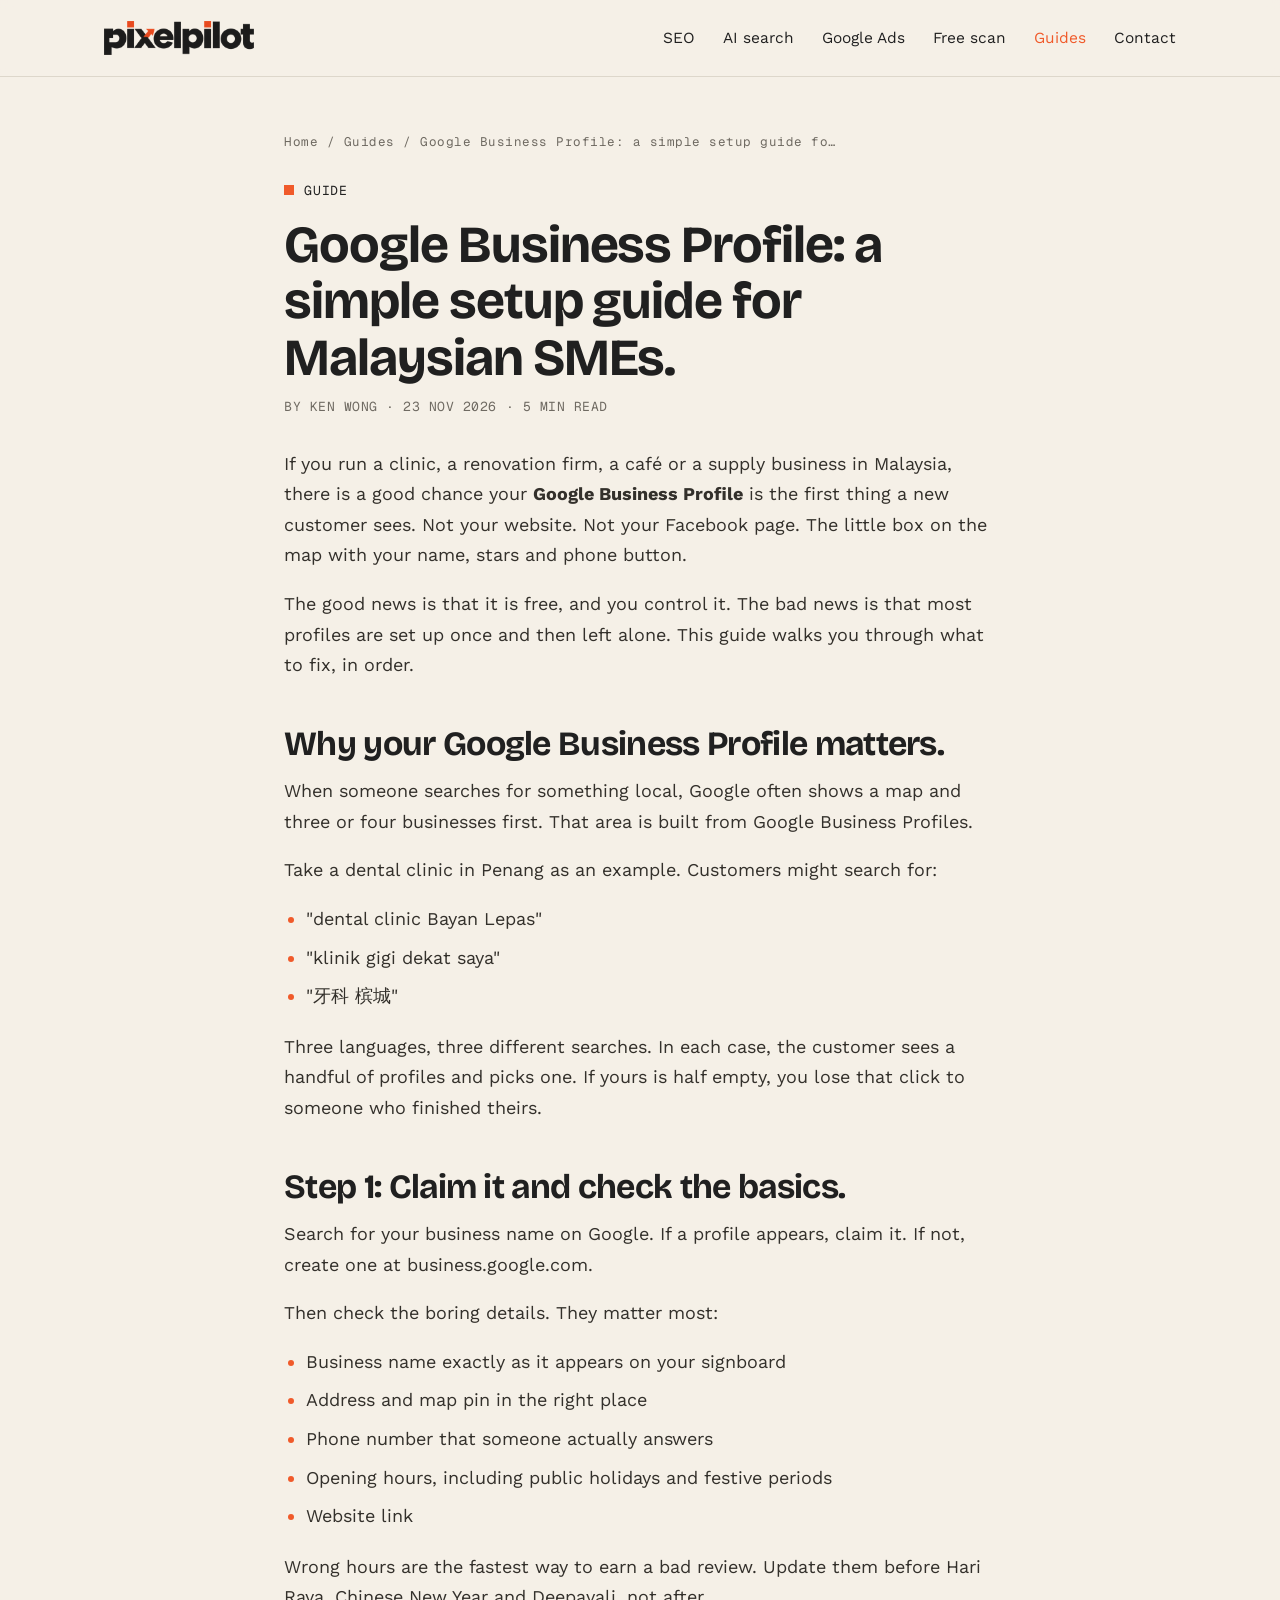
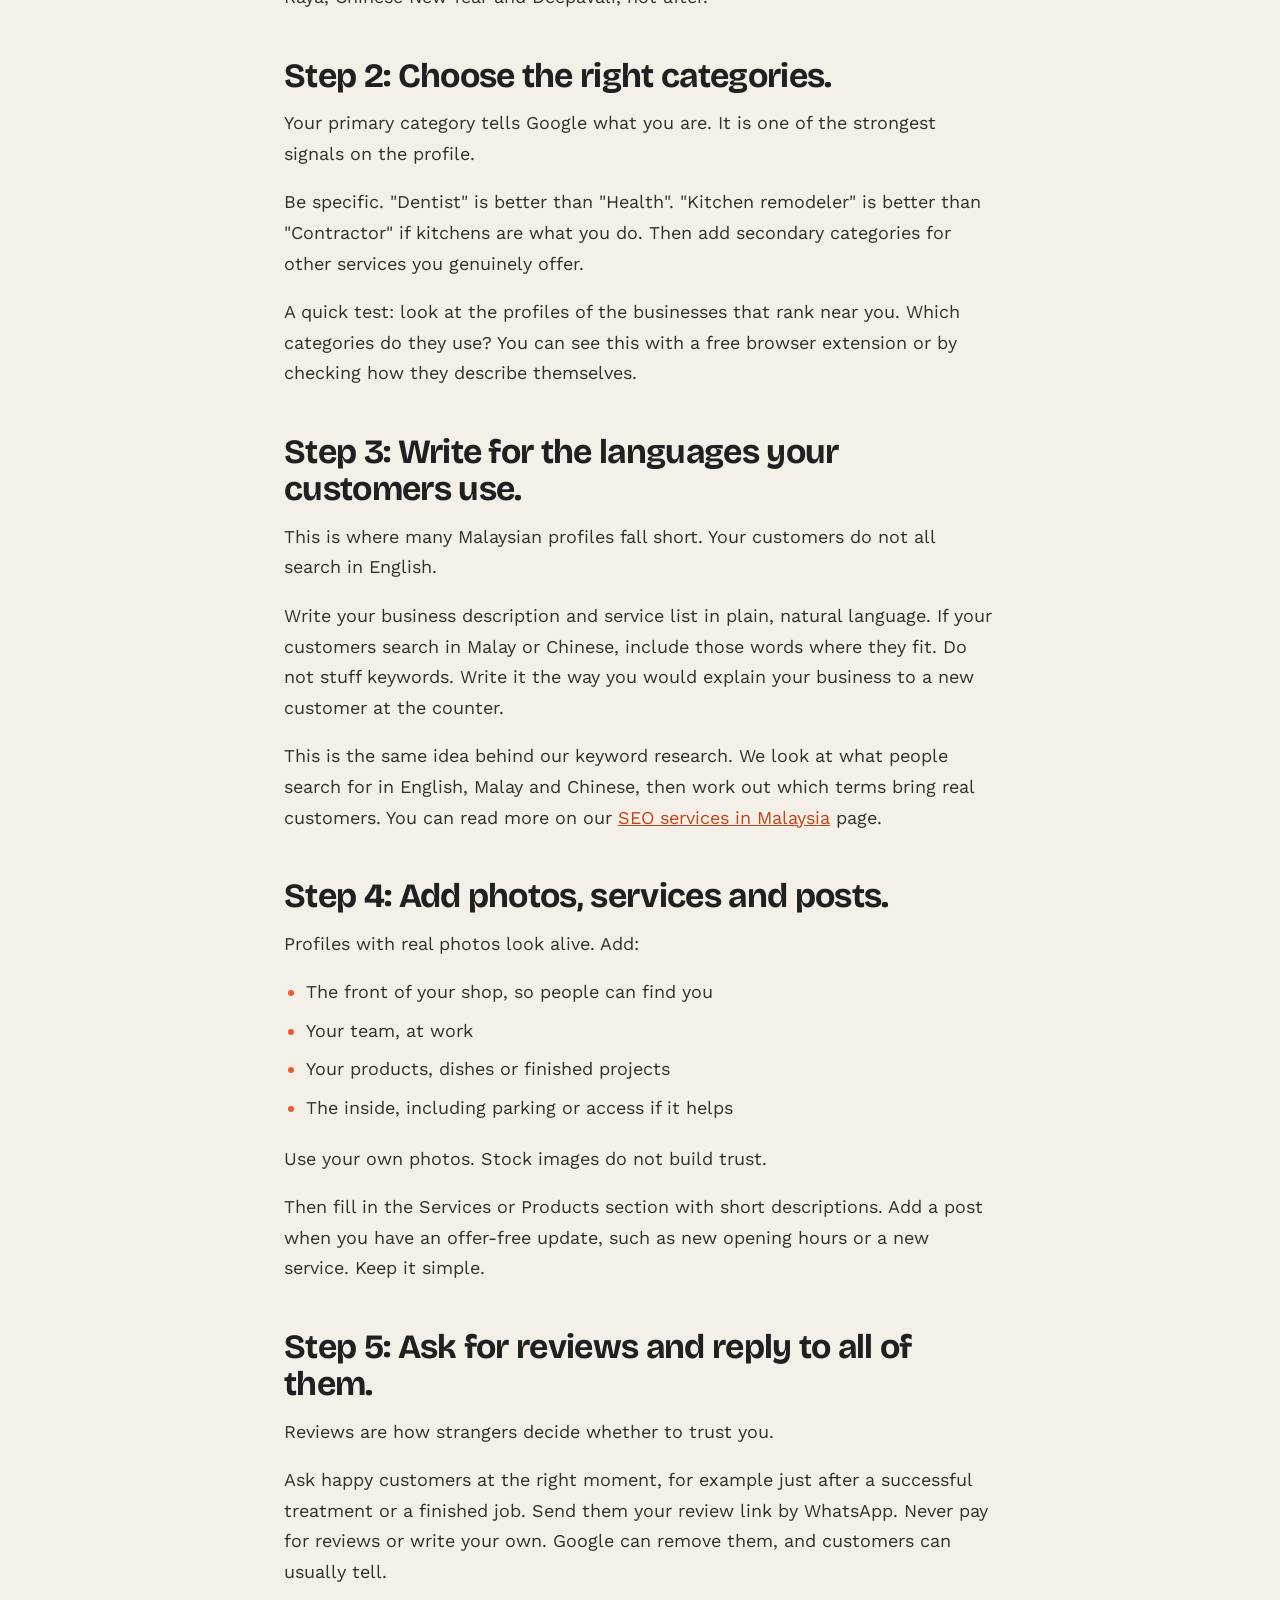
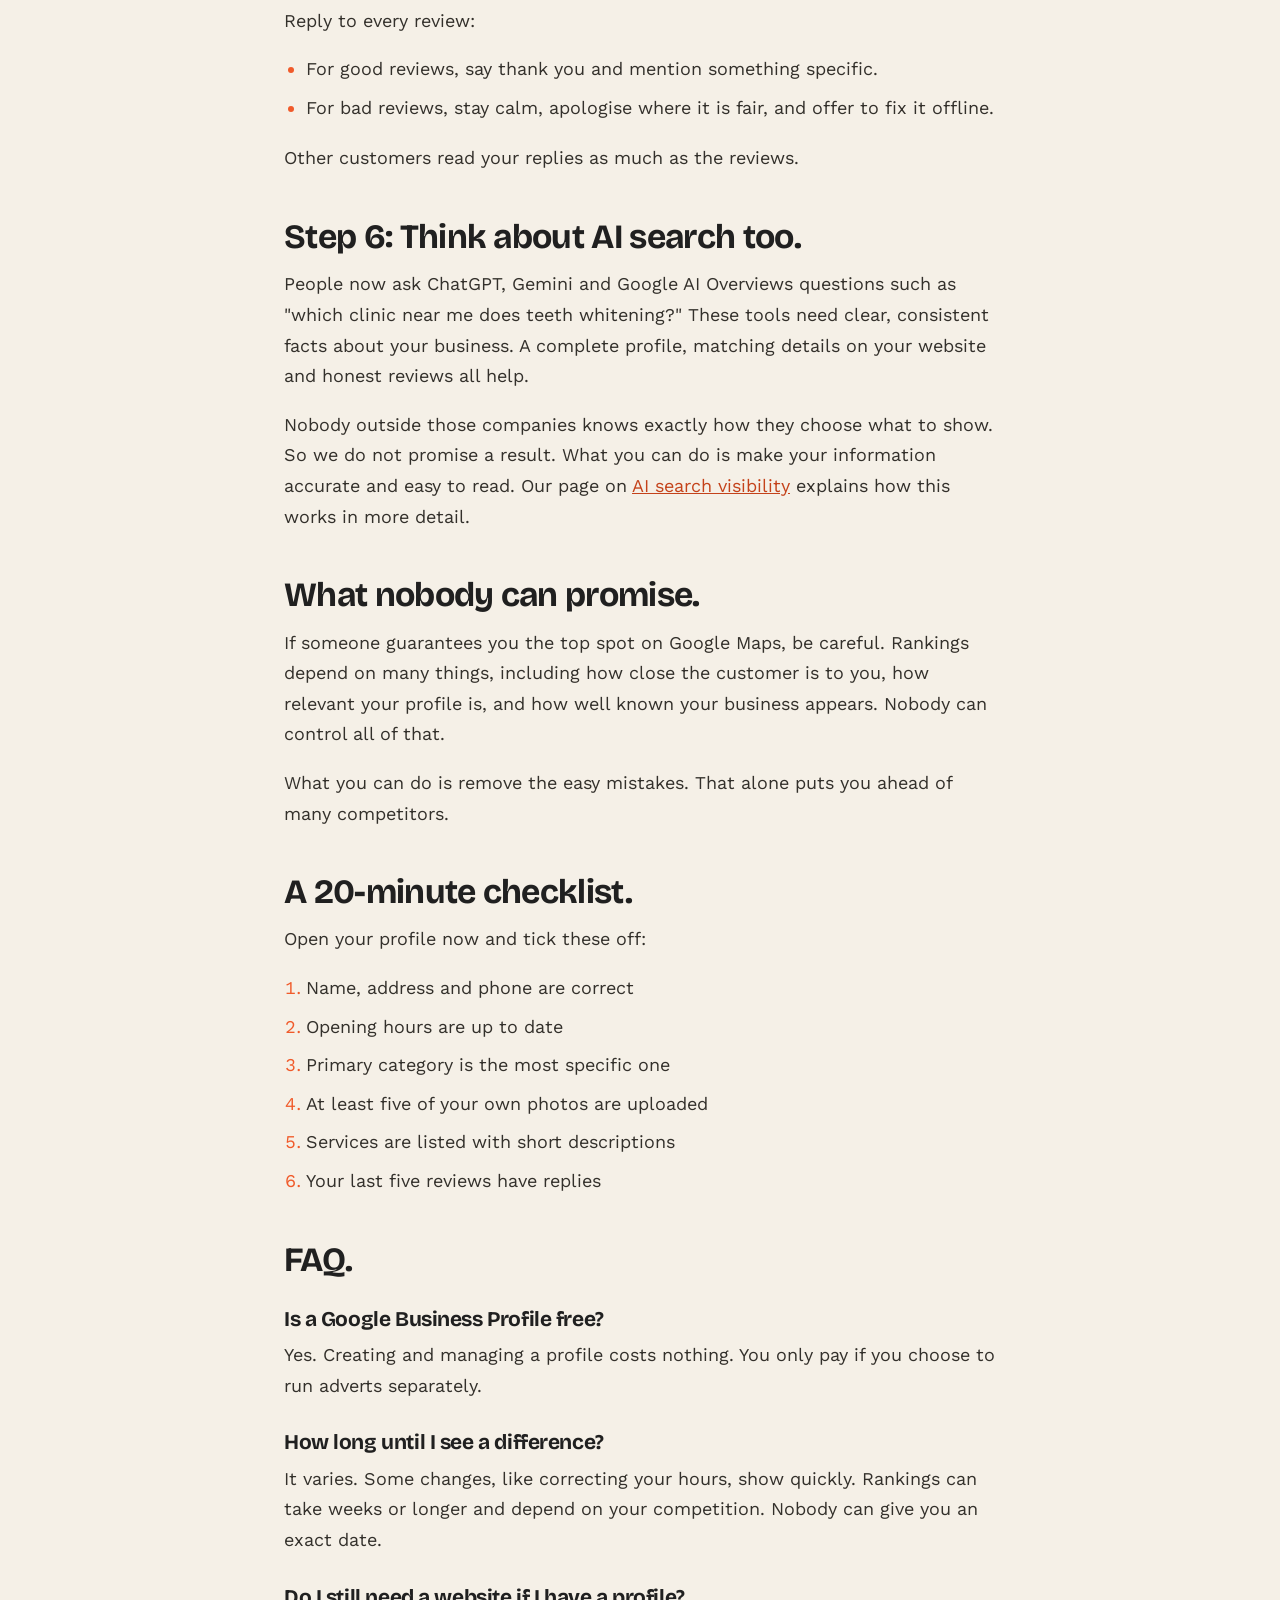
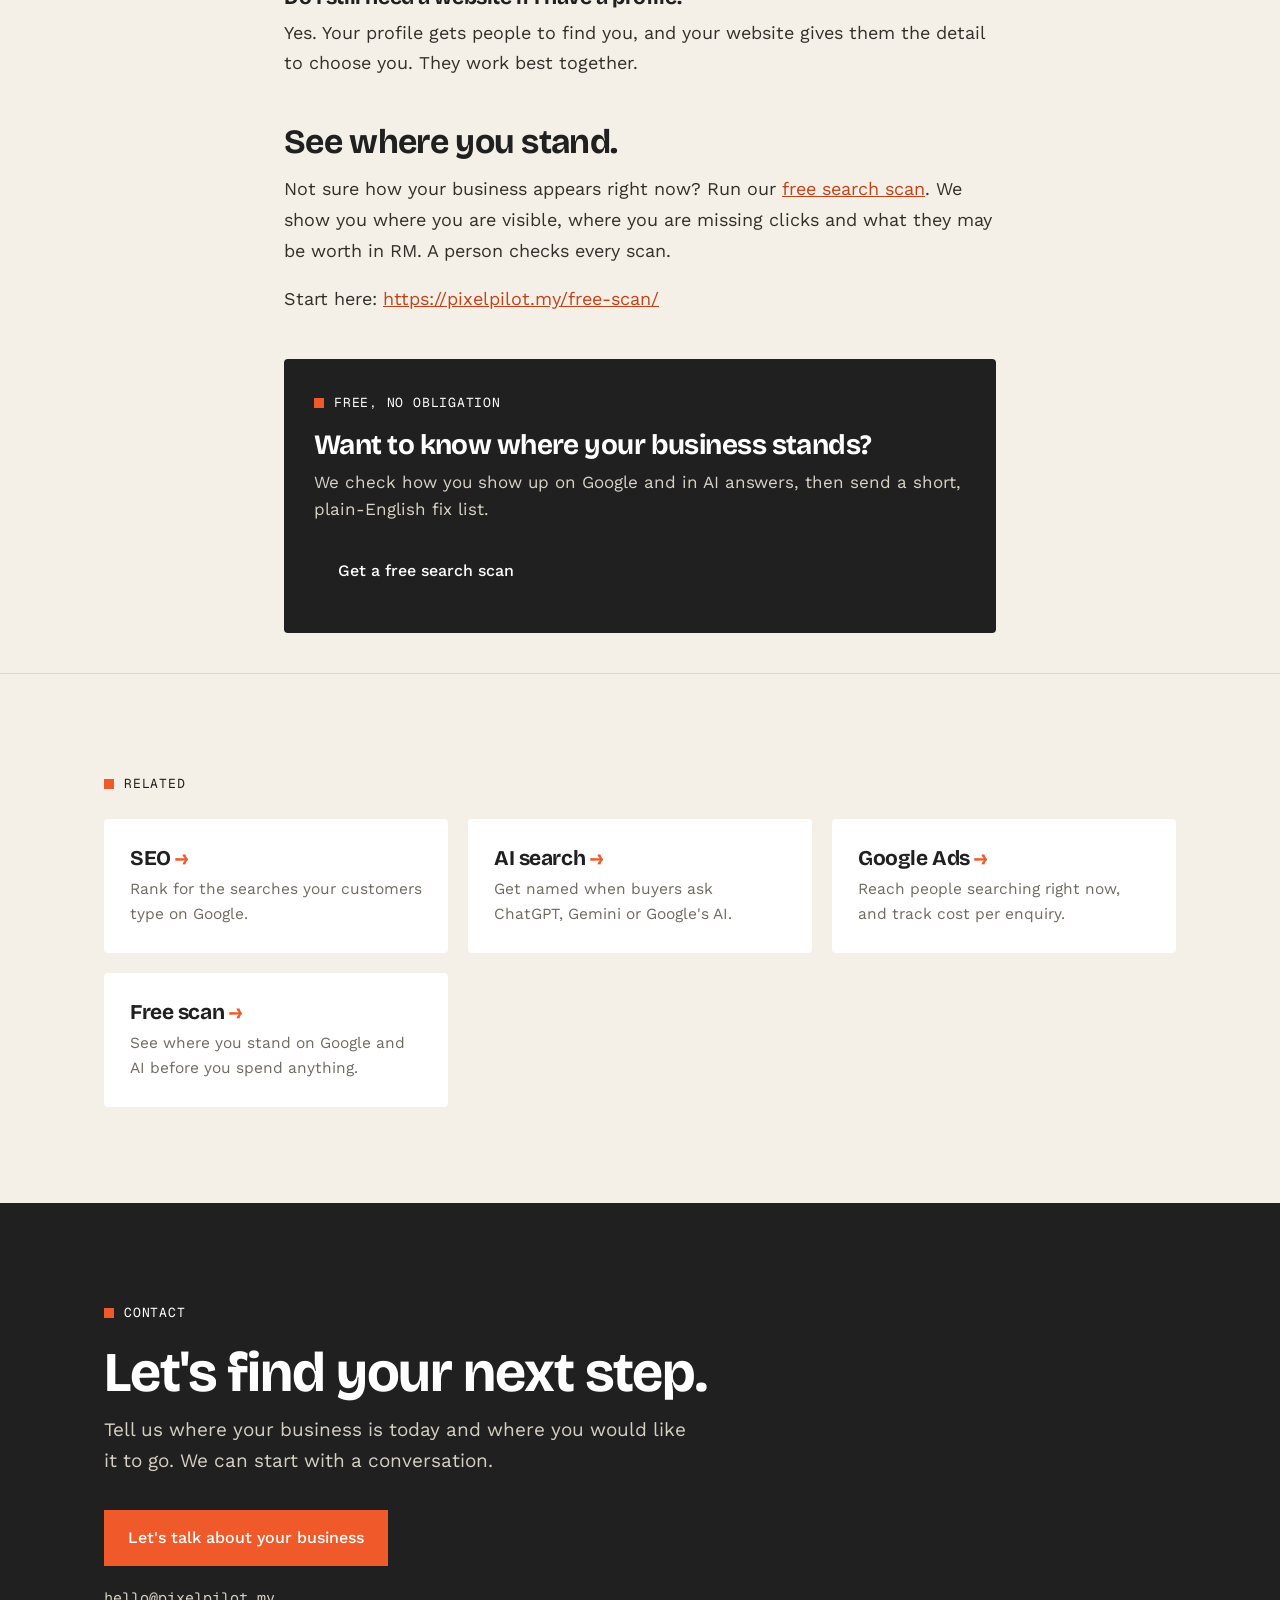
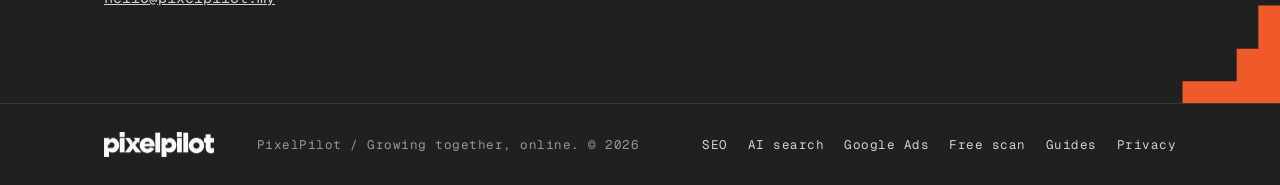
<file: blog/google-business-profile-guide-malaysian-sme/index.html>
<!doctype html>
<html lang="en-MY">
<head>
<meta charset="utf-8">
<meta name="viewport" content="width=device-width,initial-scale=1">
<title>Google Business Profile: a simple setup guide for Malaysian SMEs.</title>
<meta name="description" content="Your Google Business Profile is often the first thing a local customer sees. Here is how to set it up properly, step by step, for your Malaysian business.">
<link rel="canonical" href="https://pixelpilot.my/blog/google-business-profile-guide-malaysian-sme/">
<meta property="og:type" content="article">
<meta property="og:site_name" content="PixelPilot">
<meta property="og:url" content="https://pixelpilot.my/blog/google-business-profile-guide-malaysian-sme/">
<meta property="og:title" content="Google Business Profile: a simple setup guide for Malaysian SMEs.">
<meta property="og:description" content="Your Google Business Profile is often the first thing a local customer sees. Here is how to set it up properly, step by step, for your Malaysian business.">
<meta property="og:image" content="https://pixelpilot.my/assets/img/social/og-pixelpilot.jpg">
<meta property="og:image:width" content="1200">
<meta property="og:image:height" content="630">
<meta property="og:locale" content="en_MY">
<meta name="twitter:card" content="summary_large_image">
<meta name="twitter:title" content="Google Business Profile: a simple setup guide for Malaysian SMEs.">
<meta name="twitter:description" content="Your Google Business Profile is often the first thing a local customer sees. Here is how to set it up properly, step by step, for your Malaysian business.">
<meta name="twitter:image" content="https://pixelpilot.my/assets/img/social/og-pixelpilot.jpg">
<meta name="robots" content="index, follow, max-image-preview:large">
<meta name="theme-color" content="#F5F0E7">
<link rel="icon" type="image/png" href="/assets/icons/favicon-64.png">
<link rel="apple-touch-icon" href="/assets/icons/apple-touch-icon.png">
<link rel="preconnect" href="https://fonts.googleapis.com"><link rel="preconnect" href="https://fonts.gstatic.com" crossorigin>
<link href="https://fonts.googleapis.com/css2?family=Bricolage+Grotesque:opsz,wght@12..96,700&family=Geist+Mono:wght@400;500&family=Work+Sans:wght@400;500;600&display=swap" rel="stylesheet">
<script type="application/ld+json">
{
 "@context": "https://schema.org",
 "@graph": [
  {
   "@type": "BlogPosting",
   "@id": "https://pixelpilot.my/blog/google-business-profile-guide-malaysian-sme/#article",
   "headline": "Google Business Profile: a simple setup guide for Malaysian SMEs.",
   "description": "Your Google Business Profile is often the first thing a local customer sees. Here is how to set it up properly, step by step, for your Malaysian business.",
   "datePublished": "2026-11-23",
   "dateModified": "2026-11-23",
   "inLanguage": "en-MY",
   "author": {
    "@type": "Person",
    "name": "Ken Wong",
    "url": "https://pixelpilot.my/"
   },
   "publisher": {
    "@id": "https://pixelpilot.my/#org"
   },
   "mainEntityOfPage": "https://pixelpilot.my/blog/google-business-profile-guide-malaysian-sme/",
   "image": "https://pixelpilot.my/assets/img/social/og-pixelpilot.jpg",
   "wordCount": 999,
   "isPartOf": {
    "@id": "https://pixelpilot.my/blog/#blog"
   }
  },
  {
   "@type": "BreadcrumbList",
   "@id": "https://pixelpilot.my/blog/google-business-profile-guide-malaysian-sme/#breadcrumb",
   "itemListElement": [
    {
     "@type": "ListItem",
     "position": 1,
     "name": "Home",
     "item": "https://pixelpilot.my/"
    },
    {
     "@type": "ListItem",
     "position": 2,
     "name": "Guides",
     "item": "https://pixelpilot.my/blog/"
    },
    {
     "@type": "ListItem",
     "position": 3,
     "name": "Google Business Profile: a simple setup guide for Malaysian SMEs.",
     "item": "https://pixelpilot.my/blog/google-business-profile-guide-malaysian-sme/"
    }
   ]
  },
  {
   "@type": "FAQPage",
   "@id": "https://pixelpilot.my/blog/google-business-profile-guide-malaysian-sme/#faq",
   "mainEntity": [
    {
     "@type": "Question",
     "name": "Is a Google Business Profile free?",
     "acceptedAnswer": {
      "@type": "Answer",
      "text": "Yes. Creating and managing a profile costs nothing. You only pay if you choose to run adverts separately."
     }
    },
    {
     "@type": "Question",
     "name": "How long until I see a difference?",
     "acceptedAnswer": {
      "@type": "Answer",
      "text": "It varies. Some changes, like correcting your hours, show quickly. Rankings can take weeks or longer and depend on your competition. Nobody can give you an exact date."
     }
    },
    {
     "@type": "Question",
     "name": "Do I still need a website if I have a profile?",
     "acceptedAnswer": {
      "@type": "Answer",
      "text": "Yes. Your profile gets people to find you, and your website gives them the detail to choose you. They work best together."
     }
    }
   ]
  }
 ]
}
</script>
<link rel="stylesheet" href="/assets/css/style.css">
<script>document.documentElement.classList.add("js")</script>
<script src="/assets/js/main.js" defer></script>
</head>
<body>
<a class="skip" href="#main">Skip to content</a>
<header><div class="wrap">
  <a href="/" aria-label="PixelPilot home"><img src="/assets/img/brand/wordmark-full-colour.png" alt="PixelPilot" width="150" height="34"></a>
  <nav><a href="/seo/">SEO</a><a href="/ai-search/">AI search</a><a href="/google-ads/">Google Ads</a><a href="/free-scan/">Free scan</a><a href="/blog/" aria-current="page">Guides</a><a class="cta" href="/#contact">Contact</a></nav>
</div></header>

<main id="main">
<article class="post">
  <div class="crumbs" role="navigation" aria-label="Breadcrumb"><a href="/">Home</a> / <a href="/blog/">Guides</a> / <span>Google Business Profile: a simple setup guide fo…</span></div>
  <span class="label">Guide</span>
  <h1>Google Business Profile: a simple setup guide for Malaysian SMEs.</h1>
  <p class="post-meta">By Ken Wong · 23 Nov 2026 · 5 min read</p>
  <div class="post-body">
<p>If you run a clinic, a renovation firm, a café or a supply business in Malaysia, there is a good chance your <strong>Google Business Profile</strong> is the first thing a new customer sees. Not your website. Not your Facebook page. The little box on the map with your name, stars and phone button.</p>
<p>The good news is that it is free, and you control it. The bad news is that most profiles are set up once and then left alone. This guide walks you through what to fix, in order.</p>
<h2 id="why-your-google-business-profile-matters">Why your Google Business Profile matters.</h2>
<p>When someone searches for something local, Google often shows a map and three or four businesses first. That area is built from Google Business Profiles.</p>
<p>Take a dental clinic in Penang as an example. Customers might search for:</p>
<ul>
<li>"dental clinic Bayan Lepas"</li>
<li>"klinik gigi dekat saya"</li>
<li>"牙科 槟城"</li>
</ul>
<p>Three languages, three different searches. In each case, the customer sees a handful of profiles and picks one. If yours is half empty, you lose that click to someone who finished theirs.</p>
<h2 id="step-1-claim-it-and-check-the-basics">Step 1: Claim it and check the basics.</h2>
<p>Search for your business name on Google. If a profile appears, claim it. If not, create one at business.google.com.</p>
<p>Then check the boring details. They matter most:</p>
<ul>
<li>Business name exactly as it appears on your signboard</li>
<li>Address and map pin in the right place</li>
<li>Phone number that someone actually answers</li>
<li>Opening hours, including public holidays and festive periods</li>
<li>Website link</li>
</ul>
<p>Wrong hours are the fastest way to earn a bad review. Update them before Hari Raya, Chinese New Year and Deepavali, not after.</p>
<h2 id="step-2-choose-the-right-categories">Step 2: Choose the right categories.</h2>
<p>Your primary category tells Google what you are. It is one of the strongest signals on the profile.</p>
<p>Be specific. "Dentist" is better than "Health". "Kitchen remodeler" is better than "Contractor" if kitchens are what you do. Then add secondary categories for other services you genuinely offer.</p>
<p>A quick test: look at the profiles of the businesses that rank near you. Which categories do they use? You can see this with a free browser extension or by checking how they describe themselves.</p>
<h2 id="step-3-write-for-the-languages-your-customers-use">Step 3: Write for the languages your customers use.</h2>
<p>This is where many Malaysian profiles fall short. Your customers do not all search in English.</p>
<p>Write your business description and service list in plain, natural language. If your customers search in Malay or Chinese, include those words where they fit. Do not stuff keywords. Write it the way you would explain your business to a new customer at the counter.</p>
<p>This is the same idea behind our keyword research. We look at what people search for in English, Malay and Chinese, then work out which terms bring real customers. You can read more on our <a href="/seo/">SEO services in Malaysia</a> page.</p>
<h2 id="step-4-add-photos-services-and-posts">Step 4: Add photos, services and posts.</h2>
<p>Profiles with real photos look alive. Add:</p>
<ul>
<li>The front of your shop, so people can find you</li>
<li>Your team, at work</li>
<li>Your products, dishes or finished projects</li>
<li>The inside, including parking or access if it helps</li>
</ul>
<p>Use your own photos. Stock images do not build trust.</p>
<p>Then fill in the Services or Products section with short descriptions. Add a post when you have an offer-free update, such as new opening hours or a new service. Keep it simple.</p>
<h2 id="step-5-ask-for-reviews-and-reply-to-all-of-them">Step 5: Ask for reviews and reply to all of them.</h2>
<p>Reviews are how strangers decide whether to trust you.</p>
<p>Ask happy customers at the right moment, for example just after a successful treatment or a finished job. Send them your review link by WhatsApp. Never pay for reviews or write your own. Google can remove them, and customers can usually tell.</p>
<p>Reply to every review:</p>
<ul>
<li>For good reviews, say thank you and mention something specific.</li>
<li>For bad reviews, stay calm, apologise where it is fair, and offer to fix it offline.</li>
</ul>
<p>Other customers read your replies as much as the reviews.</p>
<h2 id="step-6-think-about-ai-search-too">Step 6: Think about AI search too.</h2>
<p>People now ask ChatGPT, Gemini and Google AI Overviews questions such as "which clinic near me does teeth whitening?" These tools need clear, consistent facts about your business. A complete profile, matching details on your website and honest reviews all help.</p>
<p>Nobody outside those companies knows exactly how they choose what to show. So we do not promise a result. What you can do is make your information accurate and easy to read. Our page on <a href="/ai-search/">AI search visibility</a> explains how this works in more detail.</p>
<h2 id="what-nobody-can-promise">What nobody can promise.</h2>
<p>If someone guarantees you the top spot on Google Maps, be careful. Rankings depend on many things, including how close the customer is to you, how relevant your profile is, and how well known your business appears. Nobody can control all of that.</p>
<p>What you can do is remove the easy mistakes. That alone puts you ahead of many competitors.</p>
<h2 id="a-20-minute-checklist">A 20-minute checklist.</h2>
<p>Open your profile now and tick these off:</p>
<ol>
<li>Name, address and phone are correct</li>
<li>Opening hours are up to date</li>
<li>Primary category is the most specific one</li>
<li>At least five of your own photos are uploaded</li>
<li>Services are listed with short descriptions</li>
<li>Your last five reviews have replies</li>
</ol>
<h2 id="faq">FAQ.</h2>
<h3>Is a Google Business Profile free?</h3>
<p>Yes. Creating and managing a profile costs nothing. You only pay if you choose to run adverts separately.</p>
<h3>How long until I see a difference?</h3>
<p>It varies. Some changes, like correcting your hours, show quickly. Rankings can take weeks or longer and depend on your competition. Nobody can give you an exact date.</p>
<h3>Do I still need a website if I have a profile?</h3>
<p>Yes. Your profile gets people to find you, and your website gives them the detail to choose you. They work best together.</p>
<h2 id="see-where-you-stand">See where you stand.</h2>
<p>Not sure how your business appears right now? Run our <a href="/free-scan/">free search scan</a>. We show you where you are visible, where you are missing clicks and what they may be worth in RM. A person checks every scan.</p>
<p>Start here: <a href="/free-scan/">https://pixelpilot.my/free-scan/</a></p>
  </div>
<aside class="post-cta">
  <span class="label">Free, no obligation</span>
  <h2>Want to know where your business stands?</h2>
  <p>We check how you show up on Google and in AI answers, then send a short, plain-English fix list.</p>
  <a class="btn" href="/free-scan/">Get a free search scan</a>
</aside>
</article>
<section class="related-wrap"><div class="wrap">
  <span class="label">Related</span>
  <div class="related">
    <a class="rel" href="/seo/"><h3>SEO <span aria-hidden="true">→</span></h3><p>Rank for the searches your customers type on Google.</p></a>
    <a class="rel" href="/ai-search/"><h3>AI search <span aria-hidden="true">→</span></h3><p>Get named when buyers ask ChatGPT, Gemini or Google's AI.</p></a>
    <a class="rel" href="/google-ads/"><h3>Google Ads <span aria-hidden="true">→</span></h3><p>Reach people searching right now, and track cost per enquiry.</p></a>
    <a class="rel" href="/free-scan/"><h3>Free scan <span aria-hidden="true">→</span></h3><p>See where you stand on Google and AI before you spend anything.</p></a>
  </div>
</div></section>
<section id="contact" class="contact">
  <svg class="step" style="bottom:0;right:0;transform:rotate(90deg)" width="130" height="130" viewBox="0 0 120 120" aria-hidden="true"><path d="M30 0H120V90H100V40H70V20H30Z" fill="#F05A2A"/></svg>
  <div class="wrap">
    <span class="label" style="color:#fff">Contact</span>
    <h2 data-split>Let's find your next step.</h2>
    <p>Tell us where your business is today and where you would like it to go. We can start with a conversation.</p>
    <a class="btn" href="mailto:hello@pixelpilot.my?subject=Question%20about:%20Google%20Business%20Profile:%20a%20simple%20setup%20guide%20for%20Malaysian%20">Let's talk about your business</a>
    <a class="mail" href="mailto:hello@pixelpilot.my">hello@pixelpilot.my</a>
  </div>
</section>
</main>

<footer><div class="wrap">
  <img src="/assets/img/brand/wordmark-white.png" alt="PixelPilot" width="110" height="25">
  <span>PixelPilot / Growing together, online. © 2026</span>
  <span><a href="/seo/">SEO</a><a href="/ai-search/">AI search</a><a href="/google-ads/">Google Ads</a><a href="/free-scan/">Free scan</a><a href="/blog/">Guides</a><a href="/privacy.html">Privacy</a></span>
</div></footer>
</body>
</html>
</file>
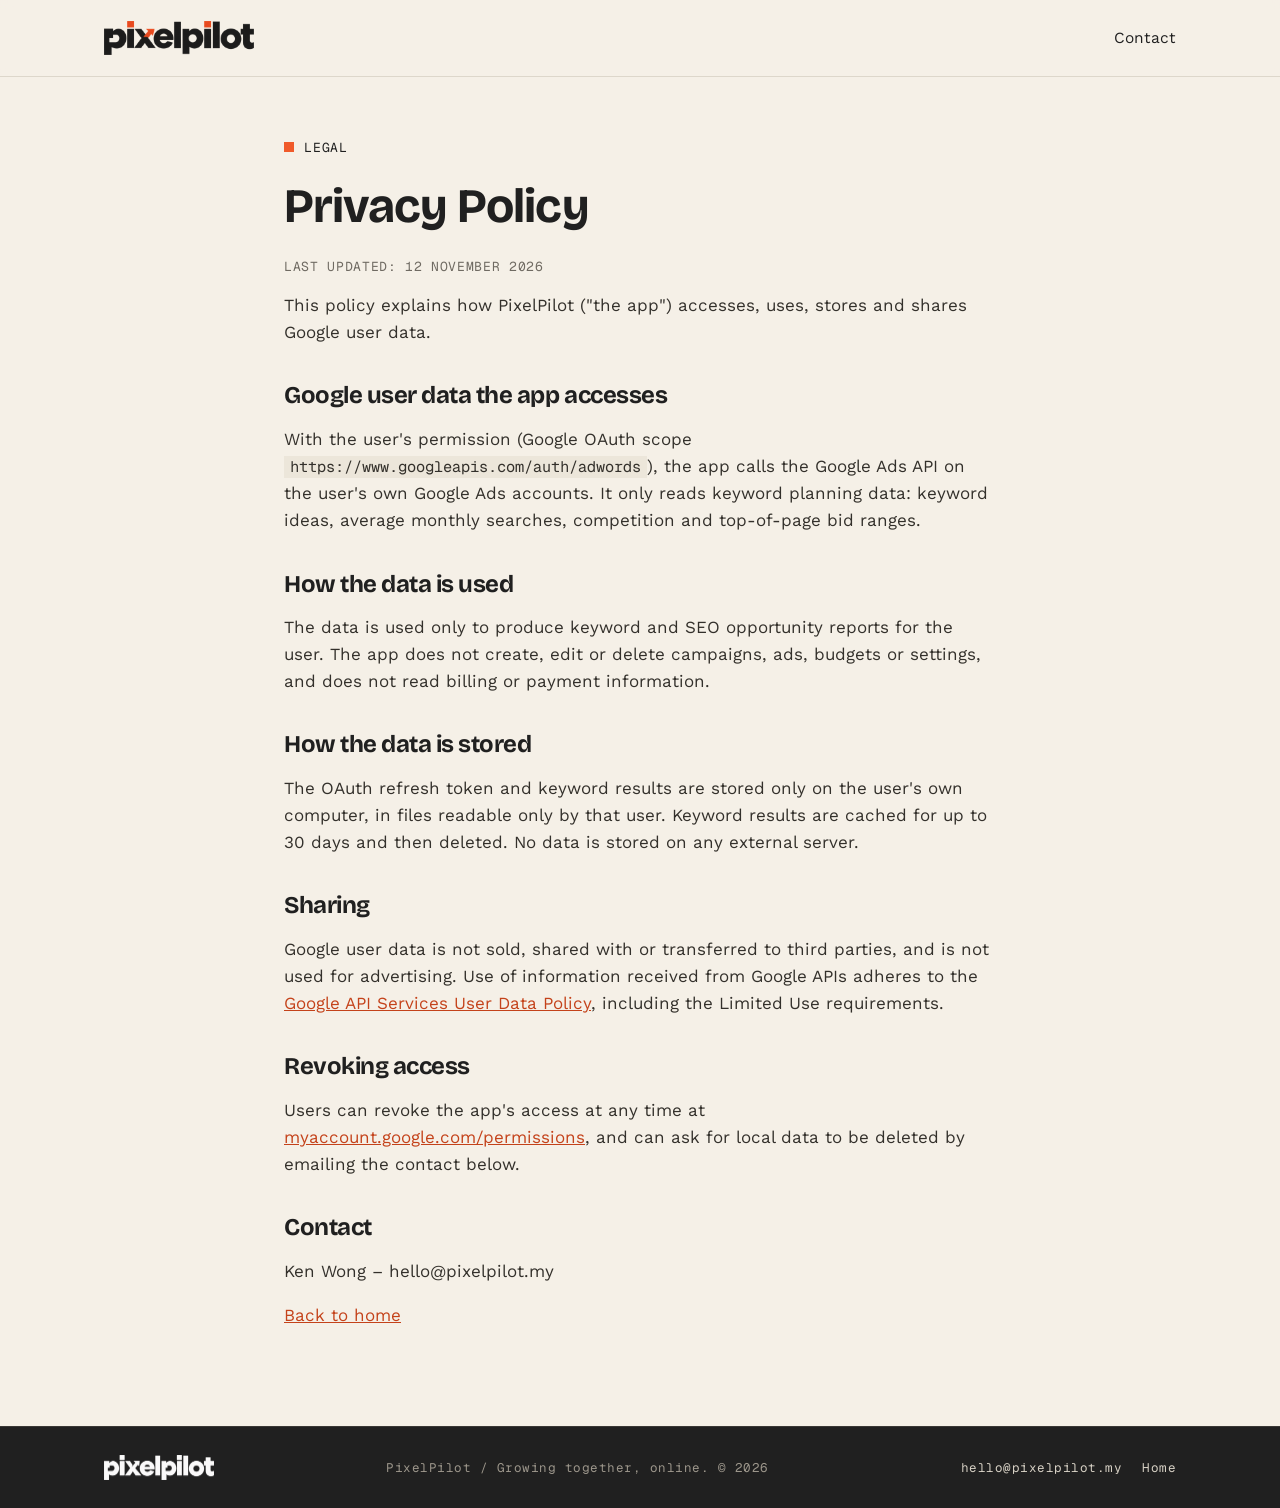
<file: privacy.html>
<!doctype html>
<html lang="en-MY"><head><meta charset="utf-8"><meta name="viewport" content="width=device-width,initial-scale=1">
<title>Privacy Policy | PixelPilot</title>
<meta name="description" content="How PixelPilot accesses, uses, stores and shares Google user data from the Google Ads API, and how to revoke access.">
<link rel="canonical" href="https://pixelpilot.my/privacy.html">
<meta name="robots" content="index, follow">
<meta name="theme-color" content="#F5F0E7">
<link rel="icon" type="image/png" href="assets/icons/favicon-64.png">
<link rel="preconnect" href="https://fonts.googleapis.com"><link rel="preconnect" href="https://fonts.gstatic.com" crossorigin>
<link href="https://fonts.googleapis.com/css2?family=Bricolage+Grotesque:opsz,wght@12..96,700&family=Geist+Mono:wght@400;500&family=Work+Sans:wght@400;500;600&display=swap" rel="stylesheet">
<link rel="stylesheet" href="assets/css/style.css">
</head><body>
<header><div class="wrap">
  <a href="index.html" aria-label="PixelPilot home"><img src="assets/img/brand/wordmark-full-colour.png" alt="PixelPilot" width="150" height="34"></a>
  <nav><a class="cta" href="index.html#contact">Contact</a></nav>
</div></header>
<main class="doc">
<span class="label">Legal</span>
<h1>Privacy Policy</h1>
<p class="updated">Last updated: 12 November 2026</p>
<p>This policy explains how PixelPilot ("the app") accesses, uses, stores and shares Google user data.</p>
<h2>Google user data the app accesses</h2>
<p>With the user's permission (Google OAuth scope <code>https://www.googleapis.com/auth/adwords</code>), the app calls the Google Ads API on the user's own Google Ads accounts. It only reads keyword planning data: keyword ideas, average monthly searches, competition and top-of-page bid ranges.</p>
<h2>How the data is used</h2>
<p>The data is used only to produce keyword and SEO opportunity reports for the user. The app does not create, edit or delete campaigns, ads, budgets or settings, and does not read billing or payment information.</p>
<h2>How the data is stored</h2>
<p>The OAuth refresh token and keyword results are stored only on the user's own computer, in files readable only by that user. Keyword results are cached for up to 30 days and then deleted. No data is stored on any external server.</p>
<h2>Sharing</h2>
<p>Google user data is not sold, shared with or transferred to third parties, and is not used for advertising. Use of information received from Google APIs adheres to the <a href="https://developers.google.com/terms/api-services-user-data-policy">Google API Services User Data Policy</a>, including the Limited Use requirements.</p>
<h2>Revoking access</h2>
<p>Users can revoke the app's access at any time at <a href="https://myaccount.google.com/permissions">myaccount.google.com/permissions</a>, and can ask for local data to be deleted by emailing the contact below.</p>
<h2>Contact</h2>
<p>Ken Wong – hello@pixelpilot.my</p>
<p><a href="index.html">Back to home</a></p>
</main>
<footer><div class="wrap">
  <img src="assets/img/brand/wordmark-white.png" alt="PixelPilot" width="110" height="25">
  <span>PixelPilot / Growing together, online. © 2026</span>
  <span><a href="mailto:hello@pixelpilot.my">hello@pixelpilot.my</a><a href="index.html">Home</a></span>
</div></footer>
</body></html>
</file>
<file: assets/css/style.css>
/* PixelPilot — pixelpilot.my
   Brand: orange #F05A2A · charcoal #202020 · stone #D2CEC4 · warm paper #F5F0E7 */
:root{--orange:#F05A2A;--ink:#202020;--stone:#D2CEC4;--paper:#F5F0E7;--soft:#ECE6DA;--body:#33302b;--muted:#6f6a62;--line:#DDD7CB;--head:"Bricolage Grotesque","Work Sans",sans-serif;--mono:"Geist Mono",ui-monospace,Menlo,monospace}
*{box-sizing:border-box}
html{scroll-behavior:smooth}
body{margin:0;font-family:"Work Sans",-apple-system,"Segoe UI",Helvetica,Arial,sans-serif;color:var(--body);background:var(--paper);line-height:1.6;font-size:17px}
a{color:inherit}
.wrap{max-width:1120px;margin:0 auto;padding:0 24px}
.label{display:inline-flex;align-items:center;gap:10px;font:400 13px/1 var(--mono);letter-spacing:.06em;text-transform:uppercase;color:var(--ink)}
.label::before{content:"";width:10px;height:10px;background:var(--orange);flex:0 0 10px}
h1,h2,h3{font-family:var(--head);font-weight:700;color:var(--ink);letter-spacing:-.02em;margin:0}
h2{font-size:clamp(30px,4.2vw,44px);line-height:1.1;margin:16px 0 12px}
h3{font-size:21px;line-height:1.25}
.sub{color:var(--muted);font-size:18px;max-width:640px;margin:0 0 40px}
.btn{display:inline-block;background:var(--ink);color:#fff;padding:15px 24px;text-decoration:none;font-weight:500;font-size:16px;transition:background .15s}
.btn:hover{background:#000}
.btn.line{background:transparent;color:var(--ink);box-shadow:inset 0 0 0 1.5px var(--ink)}
.btn.line:hover{background:var(--ink);color:#fff}
.btn:focus-visible,a:focus-visible,summary:focus-visible{outline:3px solid var(--orange);outline-offset:3px}
/* header */
header{position:sticky;top:0;z-index:10;background:rgba(245,240,231,.94);backdrop-filter:blur(6px);border-bottom:1px solid var(--line)}
header .wrap{display:flex;align-items:center;justify-content:space-between;height:76px}
header img{width:150px;height:auto;display:block}
nav a{text-decoration:none;margin-left:28px;font-size:15.5px;color:var(--ink)}
nav a:hover{color:var(--orange)}
/* hero */
.hero{position:relative;overflow:hidden;padding:96px 0 104px}
.hero h1{font-size:clamp(40px,6.4vw,76px);line-height:1.02;letter-spacing:-.035em;max-width:880px;margin:22px 0 22px}
.hero p{font-size:clamp(18px,2vw,21px);max-width:640px;margin:0 0 36px}
.hero .btns{display:flex;gap:12px;flex-wrap:wrap}
.hero .note{margin-top:22px;font-size:15px;color:var(--muted)}
.step{position:absolute;pointer-events:none}
/* sections */
section{padding:96px 0;border-top:1px solid var(--line)}
.about{display:grid;grid-template-columns:1.1fr .9fr;gap:64px;align-items:start}
.about p.big{font-size:21px;line-height:1.55;color:var(--ink);margin:0}
.values{display:grid;grid-template-columns:1fr 1fr;gap:28px 32px}
.values div::before{content:"";display:block;width:36px;height:3px;background:var(--orange);margin-bottom:14px}
.values h3{font-size:19px;margin-bottom:6px}.values p{margin:0;font-size:15.5px;color:var(--muted)}
.services{display:grid;grid-template-columns:1fr 1fr;gap:20px}
.svc{background:#fff;padding:32px;border-radius:4px}
.svc .n{font:400 13px var(--mono);color:var(--muted)}
.svc h3{font-size:26px;margin:6px 0 12px}
.svc p{margin:0;color:var(--body)}
.svc .tagline{display:block;margin-top:14px;font:400 12.5px var(--mono);letter-spacing:.04em;color:#c4421a;text-transform:uppercase}
/* scan */
.scan{background:var(--ink);color:#e9e4da;border-top:0}
.scan .label{color:#fff}
.scan h2{color:#fff}.scan .sub{color:#b9b2a6}
.scan-grid{display:grid;grid-template-columns:1fr 1fr;gap:48px;align-items:start}
.scan table{width:100%;border-collapse:collapse;font-size:15.5px}
.scan th,.scan td{text-align:left;padding:14px 0;border-bottom:1px solid #3a3835;vertical-align:top}
.scan th{font:400 12px var(--mono);letter-spacing:.06em;text-transform:uppercase;color:#9c968b;padding-top:0}
.scan td:first-child{color:#fff;font-weight:500;width:38%;padding-right:16px}
.formula{background:#2b2a28;border-left:4px solid var(--orange);padding:22px 24px;font:400 14.5px/1.75 var(--mono);color:#e9e4da}
.formula b{color:var(--orange);font-weight:500}
.scan .btn{background:var(--orange);color:#fff;margin-top:28px}
.scan .btn:hover{background:#d94b1e}
/* process */
.process{display:grid;grid-template-columns:repeat(4,1fr);gap:28px}
.process .n{font:500 15px var(--mono);color:var(--orange);display:block;margin-bottom:12px}
.process h3{font-size:20px;margin-bottom:8px}.process p{margin:0;font-size:15.5px;color:var(--muted)}
.measure{margin-top:48px;background:var(--soft);padding:26px 30px;font-size:17px;color:var(--ink);max-width:860px}
/* faq */
.faq{max-width:820px}
.faq details{border-bottom:1px solid var(--line);padding:20px 0}
.faq summary{cursor:pointer;font-family:var(--head);font-weight:700;font-size:19px;color:var(--ink);list-style:none;display:flex;justify-content:space-between;gap:16px}
.faq summary::-webkit-details-marker{display:none}
.faq summary::after{content:"+";font-family:var(--mono);color:var(--orange);font-size:22px;line-height:1}
.faq details[open] summary::after{content:"–"}
.faq p{color:var(--body);margin:12px 0 0;max-width:720px}
/* contact */
.contact{background:var(--ink);color:#fff;position:relative;overflow:hidden;border-top:0}
.contact h2{color:#fff;font-size:clamp(34px,5vw,56px)}
.contact p{color:#d6d0c4;font-size:19px;max-width:600px;margin:0 0 34px}
.contact .btn{background:var(--orange)}.contact .btn:hover{background:#d94b1e}
.contact .mail{display:block;margin-top:22px;font:400 15px var(--mono);color:#d6d0c4}
footer{background:var(--ink);color:#9c968b;border-top:1px solid #3a3835;padding:28px 0;font:400 12.5px var(--mono);letter-spacing:.04em}
footer .wrap{display:flex;justify-content:space-between;align-items:center;gap:16px;flex-wrap:wrap}
footer a{color:#d6d0c4;text-decoration:none;margin-left:20px}footer a:hover{color:#fff}
footer img{width:110px;display:block}
@media (max-width:860px){
  .about,.scan-grid{grid-template-columns:1fr;gap:40px}
  .process{grid-template-columns:1fr 1fr}
  section{padding:72px 0}.hero{padding:64px 0 80px}
}
@media (max-width:600px){
  body{font-size:16px}
  nav a{display:none}nav a.cta{display:inline;margin:0}
  header img{width:124px}
  .services,.values,.process{grid-template-columns:1fr}
  .svc{padding:24px}
  .step{transform:scale(.6);transform-origin:top right}
  footer a{margin:0 16px 0 0}
}
/* ---------- word animations ---------- */
.js [data-split] .w{display:inline-block;overflow:hidden;vertical-align:bottom;padding-bottom:.08em;margin-bottom:-.08em}
.js [data-split] .w>span{display:inline-block;transform:translateY(105%);opacity:0;transition:transform .7s cubic-bezier(.2,.7,.2,1),opacity .7s;transition-delay:calc(var(--i)*55ms)}
.js [data-split].in .w>span{transform:none;opacity:1}
.js .fade{opacity:0;transform:translateY(14px);transition:opacity .7s .35s,transform .7s .35s}
.js .fade.in{opacity:1;transform:none}
.rotator{display:inline-grid;vertical-align:bottom;overflow:hidden;color:var(--orange)}
.rotator>span{grid-area:1/1;transition:transform .55s cubic-bezier(.2,.7,.2,1),opacity .55s;white-space:nowrap}
.rotator>span:not(.on){transform:translateY(100%);opacity:0}
.rotator>span.out{transform:translateY(-100%);opacity:0}
.sr{position:absolute;width:1px;height:1px;overflow:hidden;clip:rect(0 0 0 0);white-space:nowrap}
@media (prefers-reduced-motion:reduce){
  .js [data-split] .w>span,.js .fade{transform:none!important;opacity:1!important;transition:none!important}
  .rotator>span{transition:none}
}
/* ---------- document pages (privacy) ---------- */
.doc{max-width:760px;margin:0 auto;padding:56px 24px 80px}
.doc h1{font-size:clamp(34px,5vw,48px);margin:8px 0 6px}
.doc h2{font-size:24px;margin:36px 0 8px}
.doc a{color:#c4421a}
.doc code{font-family:var(--mono);background:var(--soft);padding:1px 6px;font-size:.9em}
.doc .updated{font:400 13px var(--mono);color:var(--muted);text-transform:uppercase;letter-spacing:.05em}
.skip{position:absolute;left:-999px;top:8px;background:var(--ink);color:#fff;padding:10px 14px;z-index:20}.skip:focus{left:12px}
/* ---------- service pages ---------- */
nav a[aria-current="page"]{color:var(--orange)}
.sub-hero{padding:56px 0 88px}
.sub-hero h1{font-size:clamp(38px,5.6vw,66px)}
.crumbs{font:400 12.5px var(--mono);letter-spacing:.04em;color:var(--muted);margin-bottom:26px}
.crumbs a{text-decoration:none;margin:0}.crumbs a:hover{color:var(--orange)}
.split{display:grid;grid-template-columns:.9fr 1.1fr;gap:56px;align-items:start}
.split h2{margin-top:16px}
.prose p{margin:0 0 16px;font-size:18px;line-height:1.65;color:var(--body)}
.prose a,.svc p a,.faq p a,.process p a,.measure a{color:#c4421a}
.note-box{grid-column:2;background:var(--soft);border-left:4px solid var(--orange);padding:20px 24px;font-size:16px;color:var(--ink)}
.ask{margin:0 0 20px;padding-left:22px;font-size:18px}.ask li{margin-bottom:10px}.ask li::marker{color:var(--orange);font-family:var(--mono)}
.related{display:grid;grid-template-columns:repeat(3,1fr);gap:20px;margin-top:22px}
.rel{display:block;background:#fff;padding:26px;text-decoration:none;border-radius:4px;transition:transform .15s}
.rel:hover{transform:translateY(-3px)}.rel h3{font-size:21px;margin-bottom:6px}.rel h3 span{color:var(--orange)}.rel p{margin:0;font-size:15.5px;color:var(--muted)}
.svc .more{display:inline-block;margin-top:14px;font:500 14px var(--mono);color:#c4421a;text-decoration:none}.svc .more:hover{text-decoration:underline}
@media (max-width:860px){.split{grid-template-columns:1fr;gap:20px}.note-box{grid-column:1}.related{grid-template-columns:1fr}}
@media (max-width:1000px){nav a{margin-left:18px}}
@media (max-width:760px){header nav a:not(.cta){display:none}nav a.cta{display:inline;margin:0}}
.prose a.btn{color:#fff}
/* monthly deliverables */
.months{display:grid;grid-template-columns:1fr 1fr;gap:20px}
.mbox{background:#fff;padding:32px;border-radius:4px;border-top:4px solid var(--orange)}
.mbox .n,.report .n{font:500 13px var(--mono);color:#c4421a;text-transform:uppercase;letter-spacing:.05em}
.mbox h3{font-size:24px;margin:8px 0 16px}
.tick{list-style:none;margin:0;padding:0}
.tick li{position:relative;padding:0 0 12px 28px;font-size:16px;line-height:1.55}
.tick li::before{content:"";position:absolute;left:0;top:.45em;width:12px;height:12px;background:var(--orange);clip-path:polygon(0 0,100% 0,100% 100%,60% 100%,60% 40%,0 40%)}
.report{margin-top:20px;background:var(--ink);color:#e9e4da;padding:30px 32px;display:grid;grid-template-columns:.7fr 1.3fr;gap:32px;border-radius:4px}
.report h3{color:#fff;font-size:24px;margin-top:8px}.report b{color:#fff}.report .n{color:var(--orange)}
.tbl{width:100%;border-collapse:collapse;font-size:15.5px;margin:6px 0 20px;background:#fff}
.tbl th{font:400 12px var(--mono);text-transform:uppercase;letter-spacing:.05em;color:var(--muted);text-align:left;padding:12px 14px;border-bottom:2px solid var(--ink)}
.tbl td{padding:12px 14px;border-bottom:1px solid var(--line);vertical-align:top}
@media (max-width:860px){.months,.report{grid-template-columns:1fr}.report{gap:12px}.tbl th:nth-child(2),.tbl td:nth-child(2){display:none}}
/* ---------- guides (blog) ---------- */
.post{max-width:760px;margin:0 auto;padding:56px 24px 40px}
.post h1{font-size:clamp(34px,5vw,52px);line-height:1.08;margin:14px 0 12px}
.post-meta{font:400 13px var(--mono);letter-spacing:.04em;text-transform:uppercase;color:var(--muted);margin:0 0 34px}
.post-body p,.post-body li{font-size:18px;line-height:1.7;color:var(--body)}
.post-body p{margin:0 0 18px}
.post-body h2{font-size:clamp(26px,3.4vw,34px);margin:44px 0 14px}
.post-body h3{font-size:21px;margin:28px 0 8px}
.post-body ul,.post-body ol{margin:0 0 20px;padding-left:22px}.post-body li{margin-bottom:8px}
.post-body li::marker{color:var(--orange)}
.post-body a{color:#c4421a}
.post-body blockquote{margin:24px 0;padding:16px 22px;background:var(--soft);border-left:4px solid var(--orange)}
.post-body code{font-family:var(--mono);background:var(--soft);padding:1px 6px;font-size:.9em}
.post-cta{margin:44px 0 0;background:var(--ink);color:#d9d3c7;padding:30px 30px 34px;border-radius:4px}
.post-cta .label{color:#fff}.post-cta h2{color:#fff;font-size:28px;margin:14px 0 8px}.post-cta p{margin:0 0 20px}
.post-list{display:grid;grid-template-columns:repeat(2,1fr);gap:22px;padding-top:56px;padding-bottom:80px}
.post-card{display:block;background:#fff;padding:28px;text-decoration:none;border-radius:4px;transition:transform .15s}
.post-card:hover{transform:translateY(-3px)}
.post-card h2{font-size:24px;line-height:1.2;margin:10px 0 8px}.post-card p{margin:0 0 14px;color:var(--muted);font-size:16px}
.post-date{font:400 12.5px var(--mono);color:var(--muted);text-transform:uppercase;letter-spacing:.05em}
.post-card .more,.related-wrap .more{font:500 14px var(--mono);color:#c4421a;text-decoration:none}
@media (max-width:760px){.post-list{grid-template-columns:1fr}}
</file>
